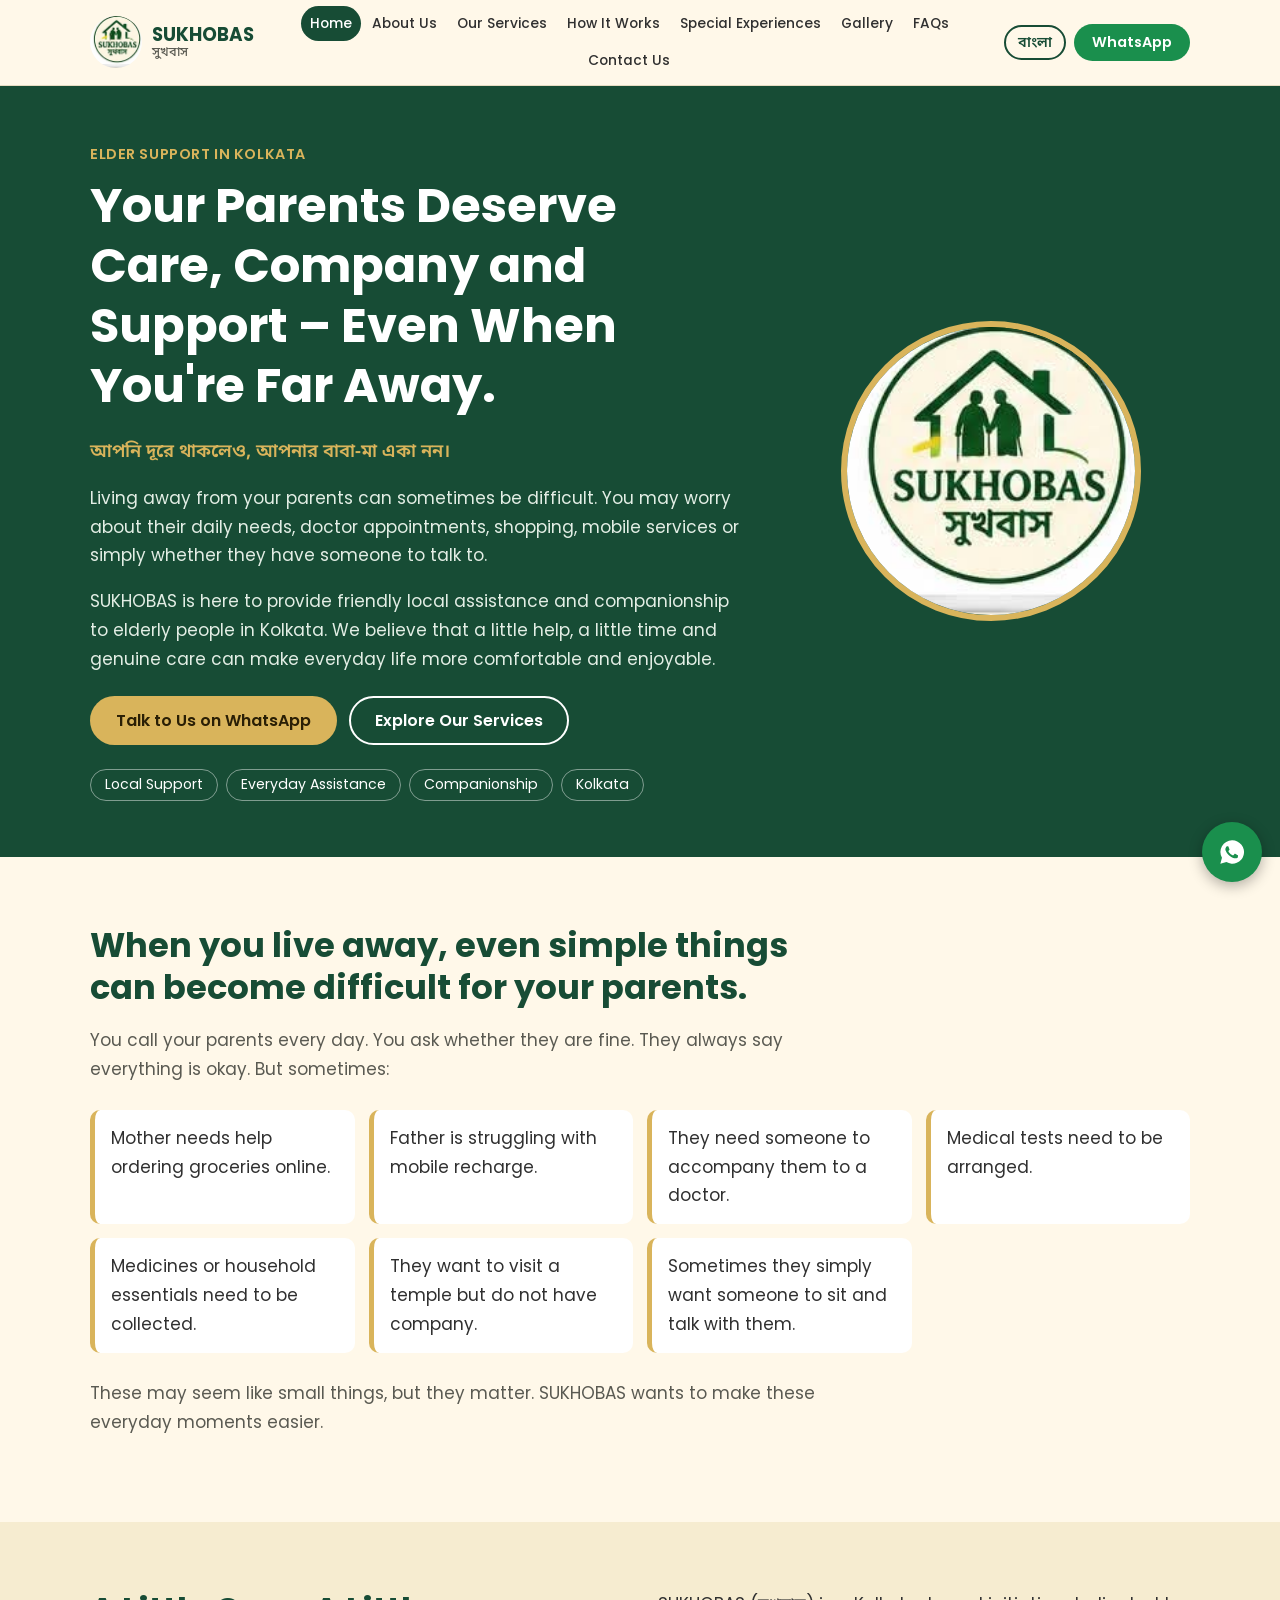
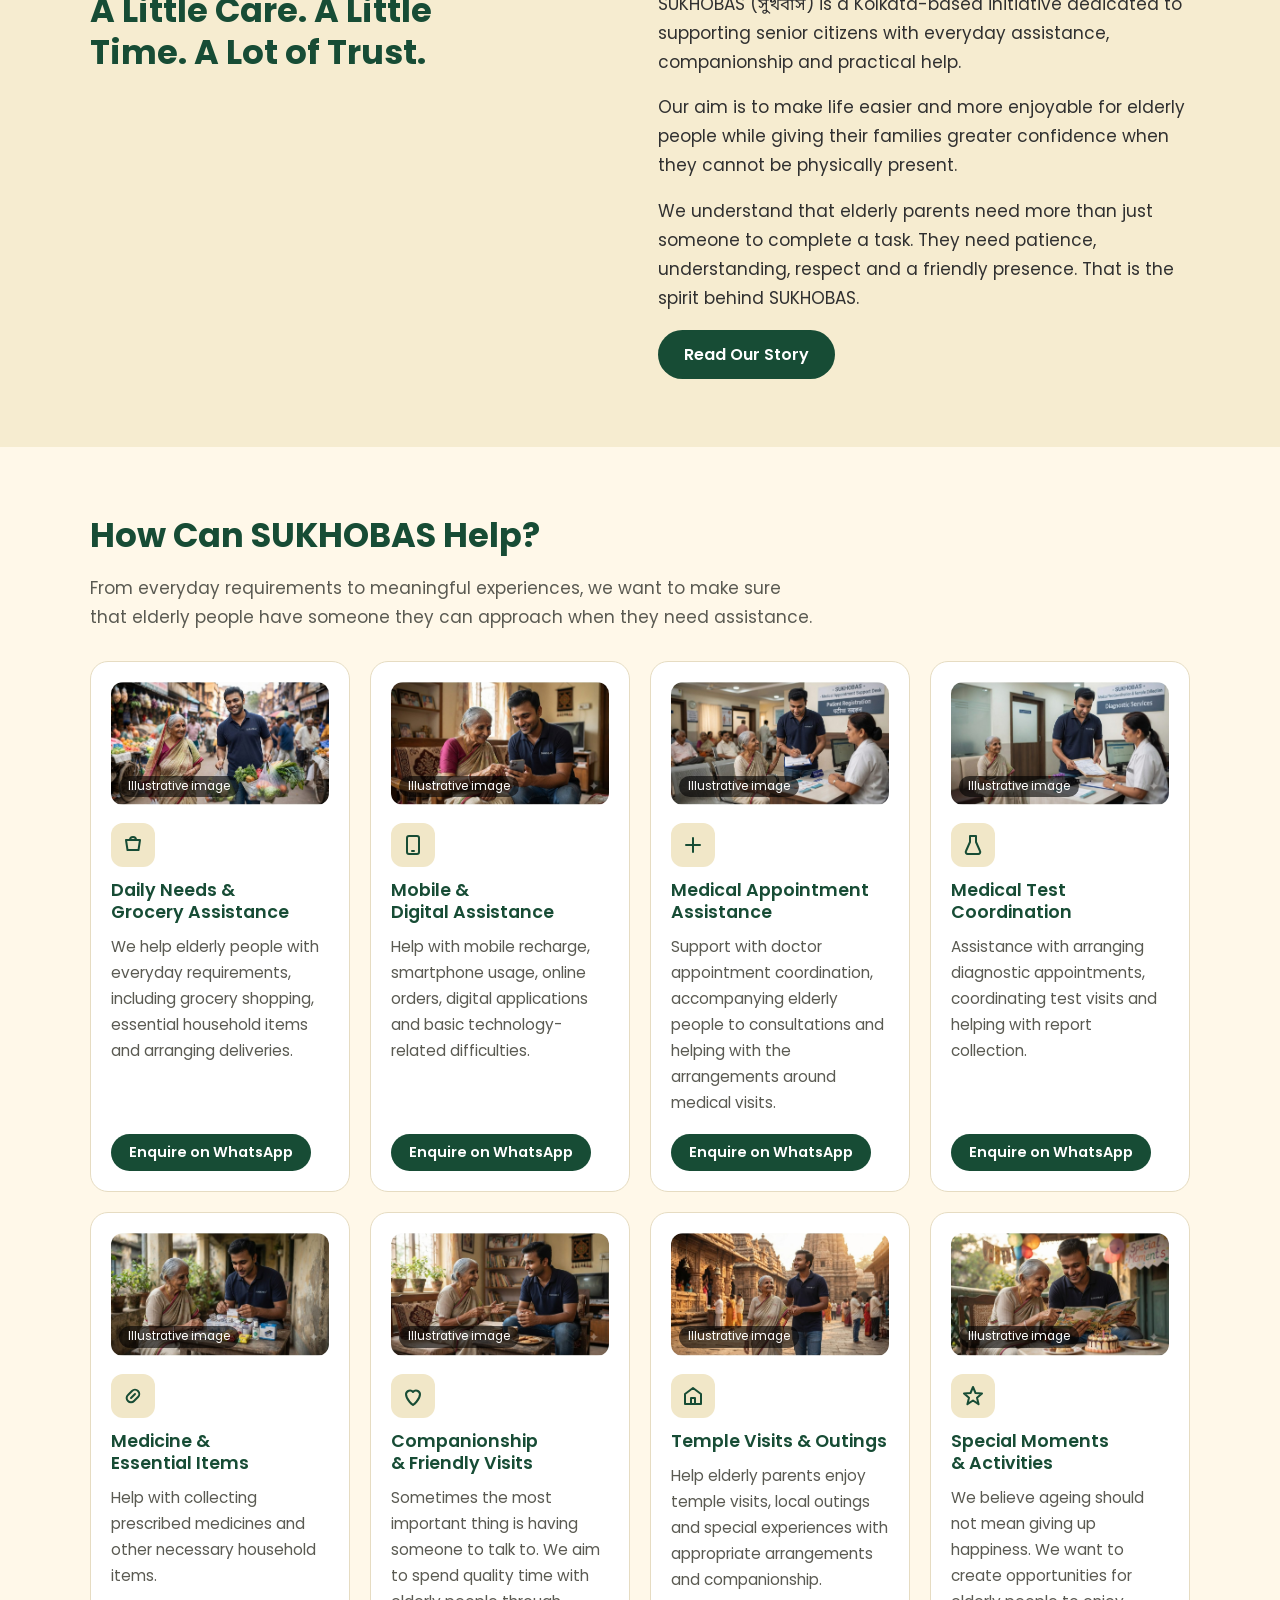
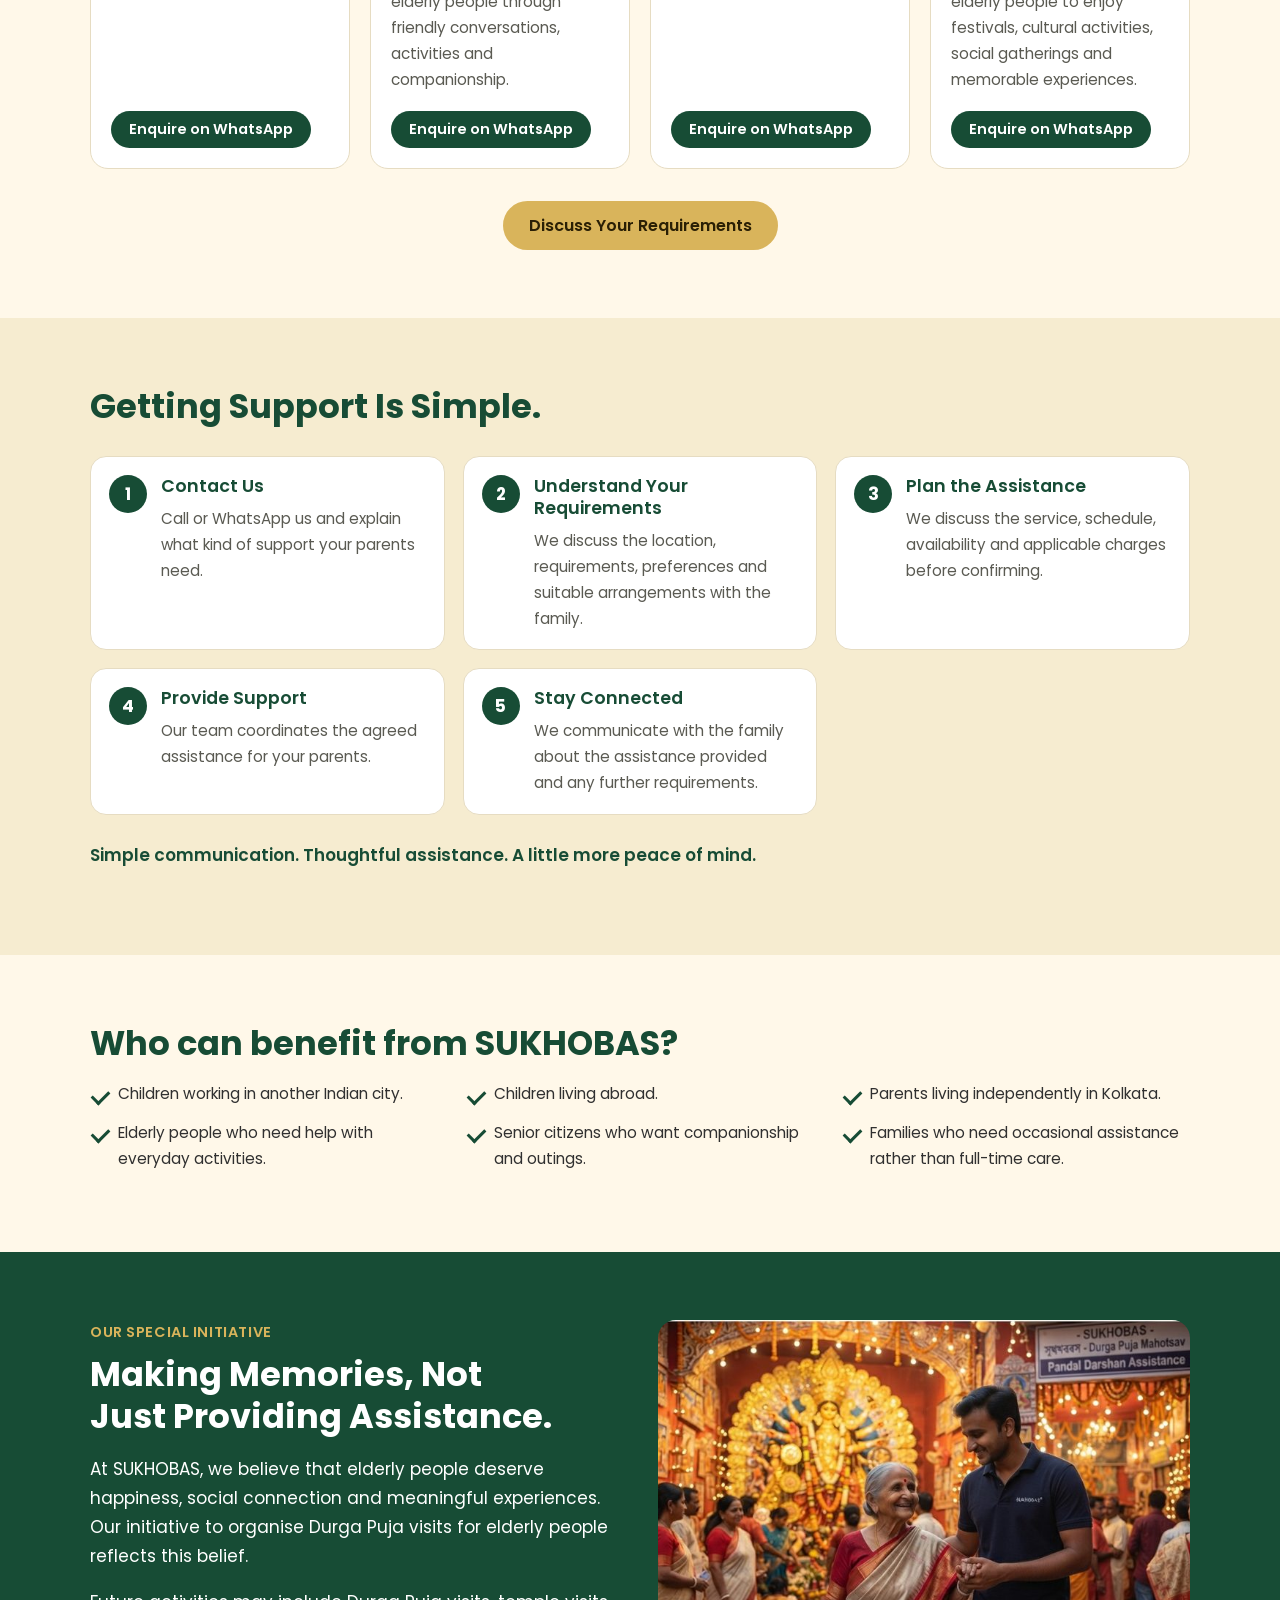
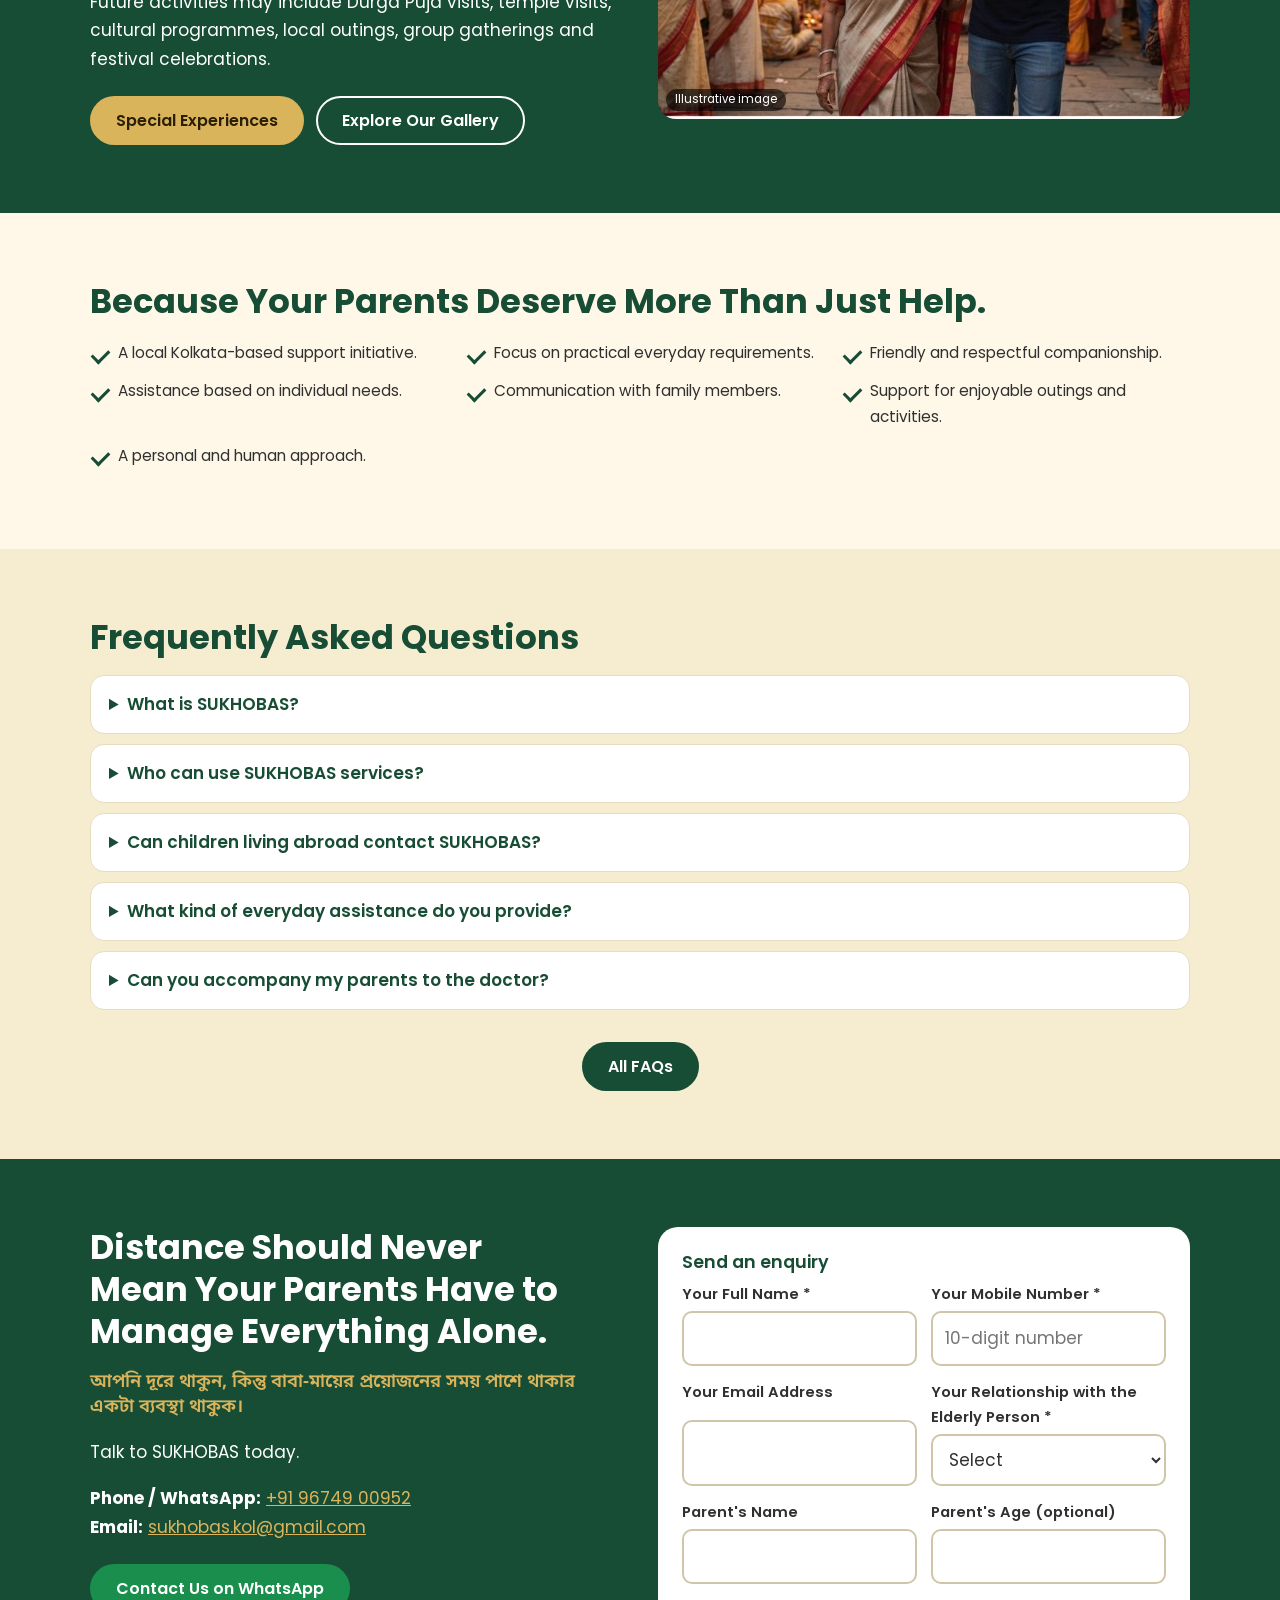
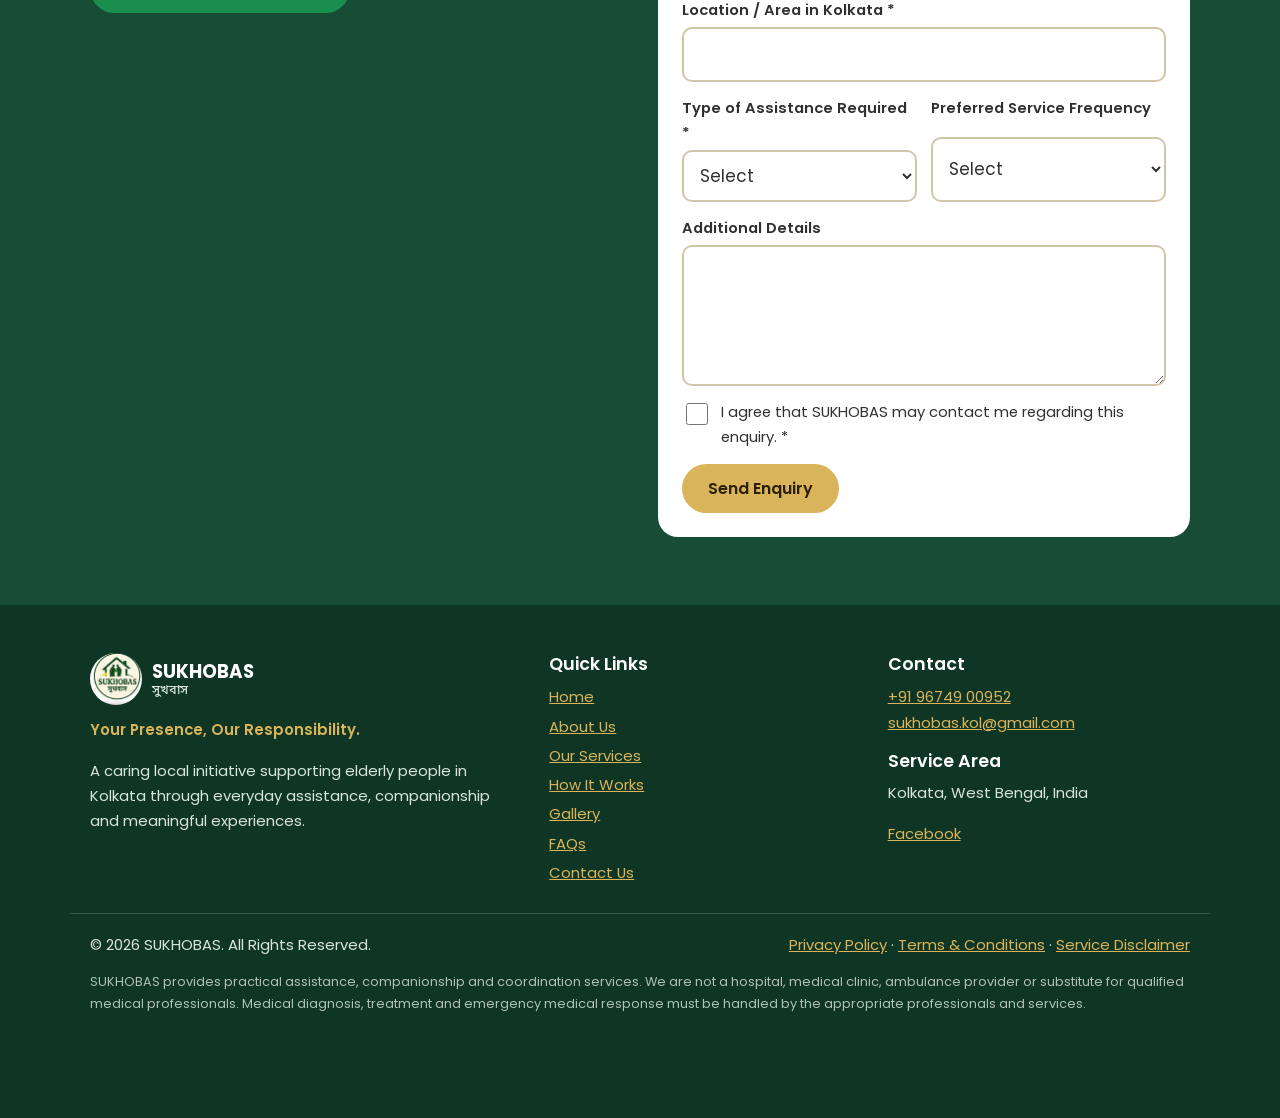
<file: index.html>
<!DOCTYPE html>
<html lang="en" data-lang="en">
<head>
<meta charset="utf-8">
<meta name="viewport" content="width=device-width, initial-scale=1">
<title>SUKHOBAS – Elderly Support, Daily Assistance & Companionship in Kolkata</title>
<meta name="description" content="SUKHOBAS supports elderly parents in Kolkata with daily assistance, grocery help, digital support, medical appointment coordination, companionship, temple visits and outings. Your Presence, Our Responsibility.">
<meta property="og:title" content="SUKHOBAS – Elderly Support, Daily Assistance & Companionship in Kolkata"><meta property="og:description" content="SUKHOBAS supports elderly parents in Kolkata with daily assistance, grocery help, digital support, medical appointment coordination, companionship, temple visits and outings. Your Presence, Our Responsibility."><meta property="og:type" content="website"><meta property="og:image" content="sukhobas-logo.jpg">
<link rel="icon" href="sukhobas-logo.jpg">
<link rel="preconnect" href="https://fonts.googleapis.com"><link rel="preconnect" href="https://fonts.gstatic.com" crossorigin>
<link href="https://fonts.googleapis.com/css2?family=Noto+Sans+Bengali:wght@400;500;600;700&family=Poppins:wght@400;500;600;700&display=swap" rel="stylesheet">
<link rel="stylesheet" href="sukhobas.css">
</head>
<body>
<a class="skip" href="#main">Skip to content</a>
<header class="top"><div class="wrap bar">
<a class="brand" href="index.html"><img src="sukhobas-logo.jpg" alt="SUKHOBAS logo" width="52" height="52"><span>SUKHOBAS<small>সুখবাস</small></span></a>
<button class="menu-btn" id="menuBtn" aria-expanded="false" aria-controls="nav">Menu</button>
<nav id="nav" aria-label="Main"><ul><li><a href="index.html" aria-current="page"><span data-l="en">Home</span><span data-l="bn">হোম</span></a></li><li><a href="about.html"><span data-l="en">About Us</span><span data-l="bn">আমাদের কথা</span></a></li><li><a href="services.html"><span data-l="en">Our Services</span><span data-l="bn">পরিষেবা</span></a></li><li><a href="how-it-works.html"><span data-l="en">How It Works</span><span data-l="bn">কীভাবে কাজ করে</span></a></li><li><a href="special-experiences.html"><span data-l="en">Special Experiences</span><span data-l="bn">বিশেষ অভিজ্ঞতা</span></a></li><li><a href="gallery.html"><span data-l="en">Gallery</span><span data-l="bn">গ্যালারি</span></a></li><li><a href="faq.html"><span data-l="en">FAQs</span><span data-l="bn">প্রশ্নোত্তর</span></a></li><li><a href="contact.html"><span data-l="en">Contact Us</span><span data-l="bn">যোগাযোগ</span></a></li></ul></nav>
<div class="hd-actions"><button class="lang" id="langBtn" type="button" aria-label="Switch language">বাংলা</button><a class="btn btn-wa sm" href="https://wa.me/919674900952?text=Hello%20SUKHOBAS%2C%20I%20would%20like%20to%20enquire%20about%20assistance%20for%20my%20elderly%20parents%20in%20Kolkata.%20Please%20contact%20me.">WhatsApp</a></div>
</div></header>
<main id="main">

<section class="hero"><div class="wrap hgrid"><div>
<p class="eyebrow"><span data-l="en">Elder support in Kolkata</span><span data-l="bn">কলকাতায় প্রবীণদের পাশে</span></p>
<h1><span data-l="en">Your Parents Deserve Care, Company and Support – Even When You're Far Away.</span><span data-l="bn">আপনি দূরে থাকলেও, আপনার বাবা-মা একা নন।</span></h1>
<p class="bn-line">আপনি দূরে থাকলেও, আপনার বাবা-মা একা নন।</p>
<p class="sub">Living away from your parents can sometimes be difficult. You may worry about their daily needs, doctor appointments, shopping, mobile services or simply whether they have someone to talk to.</p>
<p class="sub">SUKHOBAS is here to provide friendly local assistance and companionship to elderly people in Kolkata. We believe that a little help, a little time and genuine care can make everyday life more comfortable and enjoyable.</p>
<div class="actions"><a class="btn btn-gold" href="https://wa.me/919674900952?text=Hello%20SUKHOBAS%2C%20I%20would%20like%20to%20enquire%20about%20assistance%20for%20my%20elderly%20parents%20in%20Kolkata.%20Please%20contact%20me."><span data-l="en">Talk to Us on WhatsApp</span><span data-l="bn">হোয়াটসঅ্যাপে কথা বলুন</span></a><a class="btn btn-line" href="services.html"><span data-l="en">Explore Our Services</span><span data-l="bn">আমাদের পরিষেবা দেখুন</span></a></div>
<ul class="chips"><li>Local Support</li><li>Everyday Assistance</li><li>Companionship</li><li>Kolkata</li></ul>
</div><div class="hlogo"><img src="sukhobas-logo.jpg" alt="SUKHOBAS logo: a house roof over two elderly people" width="300" height="300"></div></div></section>

<section><div class="wrap"><h2><span data-l="en">When you live away, even simple things can become difficult for your parents.</span><span data-l="bn">ছোট ছোট প্রয়োজনগুলোই কখনও কখনও বড় সমস্যা হয়ে দাঁড়ায়।</span></h2>
<p class="lead">You call your parents every day. You ask whether they are fine. They always say everything is okay. But sometimes:</p>
<ul class="concerns"><li>Mother needs help ordering groceries online.</li><li>Father is struggling with mobile recharge.</li><li>They need someone to accompany them to a doctor.</li><li>Medical tests need to be arranged.</li><li>Medicines or household essentials need to be collected.</li><li>They want to visit a temple but do not have company.</li><li>Sometimes they simply want someone to sit and talk with them.</li></ul>
<p class="lead">These may seem like small things, but they matter. SUKHOBAS wants to make these everyday moments easier.</p></div></section>

<section class="tint"><div class="wrap two"><div>
<h2><span data-l="en">A Little Care. A Little Time. A Lot of Trust.</span><span data-l="bn">একটু যত্ন, একটু সময়, অনেকটা ভরসা।</span></h2></div><div>
<p>SUKHOBAS (সুখবাস) is a Kolkata-based initiative dedicated to supporting senior citizens with everyday assistance, companionship and practical help.</p>
<p>Our aim is to make life easier and more enjoyable for elderly people while giving their families greater confidence when they cannot be physically present.</p>
<p>We understand that elderly parents need more than just someone to complete a task. They need patience, understanding, respect and a friendly presence. That is the spirit behind SUKHOBAS.</p>
<a class="btn btn-green" href="about.html"><span data-l="en">Read Our Story</span><span data-l="bn">আমাদের কথা পড়ুন</span></a></div></div></section>

<section><div class="wrap"><h2><span data-l="en">How Can SUKHOBAS Help?</span><span data-l="bn">সুখবাস কীভাবে সাহায্য করতে পারে?</span></h2>
<p class="lead">From everyday requirements to meaningful experiences, we want to make sure that elderly people have someone they can approach when they need assistance.</p>
<div class="cards"><article class="card"><div class="ph" data-slot="grocery" data-alt="Daily Needs & Grocery Assistance" role="img" aria-label="Photo placeholder for Daily Needs & Grocery Assistance">Photo: Daily Needs & Grocery Assistance</div><div class="ico" aria-hidden="true"><svg width="24" height="24" viewBox="0 0 24 24" fill="none" stroke="currentColor" stroke-width="2" stroke-linecap="round" stroke-linejoin="round"><path d="M5 7h14l-1.5 10h-11zM9 7a3 3 0 0 1 6 0"/></svg></div><h3><span data-l="en">Daily Needs & Grocery Assistance</span><span data-l="bn">দৈনন্দিন প্রয়োজন ও বাজার সহায়তা</span></h3><p>We help elderly people with everyday requirements, including grocery shopping, essential household items and arranging deliveries.</p><a class="btn btn-green sm" href="https://wa.me/919674900952?text=Hello%20SUKHOBAS%2C%20I%20would%20like%20to%20enquire%20about%3A%20Daily%20Needs%20%26%20Grocery%20Assistance.%20Please%20contact%20me.">Enquire on WhatsApp</a></article><article class="card"><div class="ph" data-slot="mobile" data-alt="Mobile & Digital Assistance" role="img" aria-label="Photo placeholder for Mobile & Digital Assistance">Photo: Mobile & Digital Assistance</div><div class="ico" aria-hidden="true"><svg width="24" height="24" viewBox="0 0 24 24" fill="none" stroke="currentColor" stroke-width="2" stroke-linecap="round" stroke-linejoin="round"><path d="M8 3h8a2 2 0 0 1 2 2v14a2 2 0 0 1-2 2H8a2 2 0 0 1-2-2V5a2 2 0 0 1 2-2zM11 18h2"/></svg></div><h3><span data-l="en">Mobile & Digital Assistance</span><span data-l="bn">মোবাইল ও ডিজিটাল সহায়তা</span></h3><p>Help with mobile recharge, smartphone usage, online orders, digital applications and basic technology-related difficulties.</p><a class="btn btn-green sm" href="https://wa.me/919674900952?text=Hello%20SUKHOBAS%2C%20I%20would%20like%20to%20enquire%20about%3A%20Mobile%20%26%20Digital%20Assistance.%20Please%20contact%20me.">Enquire on WhatsApp</a></article><article class="card"><div class="ph" data-slot="appointment" data-alt="Medical Appointment Assistance" role="img" aria-label="Photo placeholder for Medical Appointment Assistance">Photo: Medical Appointment Assistance</div><div class="ico" aria-hidden="true"><svg width="24" height="24" viewBox="0 0 24 24" fill="none" stroke="currentColor" stroke-width="2" stroke-linecap="round" stroke-linejoin="round"><path d="M12 5v14M5 12h14"/></svg></div><h3><span data-l="en">Medical Appointment Assistance</span><span data-l="bn">ডাক্তারের অ্যাপয়েন্টমেন্ট সহায়তা</span></h3><p>Support with doctor appointment coordination, accompanying elderly people to consultations and helping with the arrangements around medical visits.</p><a class="btn btn-green sm" href="https://wa.me/919674900952?text=Hello%20SUKHOBAS%2C%20I%20would%20like%20to%20enquire%20about%3A%20Medical%20Appointment%20Assistance.%20Please%20contact%20me.">Enquire on WhatsApp</a></article><article class="card"><div class="ph" data-slot="test" data-alt="Medical Test Coordination" role="img" aria-label="Photo placeholder for Medical Test Coordination">Photo: Medical Test Coordination</div><div class="ico" aria-hidden="true"><svg width="24" height="24" viewBox="0 0 24 24" fill="none" stroke="currentColor" stroke-width="2" stroke-linecap="round" stroke-linejoin="round"><path d="M9 3h6v6l4 9a2 2 0 0 1-2 3H7a2 2 0 0 1-2-3l4-9zM9 3h6"/></svg></div><h3><span data-l="en">Medical Test Coordination</span><span data-l="bn">মেডিক্যাল টেস্ট সমন্বয়</span></h3><p>Assistance with arranging diagnostic appointments, coordinating test visits and helping with report collection.</p><a class="btn btn-green sm" href="https://wa.me/919674900952?text=Hello%20SUKHOBAS%2C%20I%20would%20like%20to%20enquire%20about%3A%20Medical%20Test%20Coordination.%20Please%20contact%20me.">Enquire on WhatsApp</a></article><article class="card"><div class="ph" data-slot="medicine" data-alt="Medicine & Essential Items" role="img" aria-label="Photo placeholder for Medicine & Essential Items">Photo: Medicine & Essential Items</div><div class="ico" aria-hidden="true"><svg width="24" height="24" viewBox="0 0 24 24" fill="none" stroke="currentColor" stroke-width="2" stroke-linecap="round" stroke-linejoin="round"><path d="M10 14l4-4M7 17a4 4 0 0 1 0-6l4-4a4 4 0 0 1 6 6l-4 4a4 4 0 0 1-6 0"/></svg></div><h3><span data-l="en">Medicine & Essential Items</span><span data-l="bn">ওষুধ ও প্রয়োজনীয় জিনিস</span></h3><p>Help with collecting prescribed medicines and other necessary household items.</p><a class="btn btn-green sm" href="https://wa.me/919674900952?text=Hello%20SUKHOBAS%2C%20I%20would%20like%20to%20enquire%20about%3A%20Medicine%20%26%20Essential%20Items.%20Please%20contact%20me.">Enquire on WhatsApp</a></article><article class="card"><div class="ph" data-slot="companionship" data-alt="Companionship & Friendly Visits" role="img" aria-label="Photo placeholder for Companionship & Friendly Visits">Photo: Companionship & Friendly Visits</div><div class="ico" aria-hidden="true"><svg width="24" height="24" viewBox="0 0 24 24" fill="none" stroke="currentColor" stroke-width="2" stroke-linecap="round" stroke-linejoin="round"><path d="M12 21s-7-5-7-11a4 4 0 0 1 7-2 4 4 0 0 1 7 2c0 6-7 11-7 11z"/></svg></div><h3><span data-l="en">Companionship & Friendly Visits</span><span data-l="bn">সঙ্গ ও আন্তরিক সাক্ষাৎ</span></h3><p>Sometimes the most important thing is having someone to talk to. We aim to spend quality time with elderly people through friendly conversations, activities and companionship.</p><a class="btn btn-green sm" href="https://wa.me/919674900952?text=Hello%20SUKHOBAS%2C%20I%20would%20like%20to%20enquire%20about%3A%20Companionship%20%26%20Friendly%20Visits.%20Please%20contact%20me.">Enquire on WhatsApp</a></article><article class="card"><div class="ph" data-slot="temple" data-alt="Temple Visits & Outings" role="img" aria-label="Photo placeholder for Temple Visits & Outings">Photo: Temple Visits & Outings</div><div class="ico" aria-hidden="true"><svg width="24" height="24" viewBox="0 0 24 24" fill="none" stroke="currentColor" stroke-width="2" stroke-linecap="round" stroke-linejoin="round"><path d="M4 20V10l8-6 8 6v10zM10 20v-6h4v6"/></svg></div><h3><span data-l="en">Temple Visits & Outings</span><span data-l="bn">মন্দির দর্শন ও ঘোরাঘুরি</span></h3><p>Help elderly parents enjoy temple visits, local outings and special experiences with appropriate arrangements and companionship.</p><a class="btn btn-green sm" href="https://wa.me/919674900952?text=Hello%20SUKHOBAS%2C%20I%20would%20like%20to%20enquire%20about%3A%20Temple%20Visits%20%26%20Outings.%20Please%20contact%20me.">Enquire on WhatsApp</a></article><article class="card"><div class="ph" data-slot="special" data-alt="Special Moments & Activities" role="img" aria-label="Photo placeholder for Special Moments & Activities">Photo: Special Moments & Activities</div><div class="ico" aria-hidden="true"><svg width="24" height="24" viewBox="0 0 24 24" fill="none" stroke="currentColor" stroke-width="2" stroke-linecap="round" stroke-linejoin="round"><path d="M12 3l2.5 6 6.5.5-5 4.3 1.6 6.4L12 16.5 6.4 20.2 8 13.8 3 9.5 9.5 9z"/></svg></div><h3><span data-l="en">Special Moments & Activities</span><span data-l="bn">বিশেষ মুহূর্ত ও অনুষ্ঠান</span></h3><p>We believe ageing should not mean giving up happiness. We want to create opportunities for elderly people to enjoy festivals, cultural activities, social gatherings and memorable experiences.</p><a class="btn btn-green sm" href="https://wa.me/919674900952?text=Hello%20SUKHOBAS%2C%20I%20would%20like%20to%20enquire%20about%3A%20Special%20Moments%20%26%20Activities.%20Please%20contact%20me.">Enquire on WhatsApp</a></article></div>
<div class="center"><a class="btn btn-gold" href="contact.html"><span data-l="en">Discuss Your Requirements</span><span data-l="bn">আপনার প্রয়োজন জানান</span></a></div></div></section>

<section class="tint"><div class="wrap"><h2><span data-l="en">Getting Support Is Simple.</span><span data-l="bn">সাহায্য পাওয়া সহজ।</span></h2><ol class="steps"><li><h3>Contact Us</h3><p>Call or WhatsApp us and explain what kind of support your parents need.</p></li><li><h3>Understand Your Requirements</h3><p>We discuss the location, requirements, preferences and suitable arrangements with the family.</p></li><li><h3>Plan the Assistance</h3><p>We discuss the service, schedule, availability and applicable charges before confirming.</p></li><li><h3>Provide Support</h3><p>Our team coordinates the agreed assistance for your parents.</p></li><li><h3>Stay Connected</h3><p>We communicate with the family about the assistance provided and any further requirements.</p></li></ol>
<p class="closing">Simple communication. Thoughtful assistance. A little more peace of mind.</p></div></section>

<section><div class="wrap"><h2><span data-l="en">Who can benefit from SUKHOBAS?</span><span data-l="bn">কারা সুখবাসের সহায়তা পেতে পারেন?</span></h2>
<ul class="ticks cols"><li>Children working in another Indian city.</li><li>Children living abroad.</li><li>Parents living independently in Kolkata.</li><li>Elderly people who need help with everyday activities.</li><li>Senior citizens who want companionship and outings.</li><li>Families who need occasional assistance rather than full-time care.</li></ul></div></section>

<section class="dark"><div class="wrap two"><div><p class="eyebrow">Our special initiative</p><h2>Making Memories, Not Just Providing Assistance.</h2>
<p>At SUKHOBAS, we believe that elderly people deserve happiness, social connection and meaningful experiences. Our initiative to organise Durga Puja visits for elderly people reflects this belief.</p>
<p>Future activities may include Durga Puja visits, temple visits, cultural programmes, local outings, group gatherings and festival celebrations.</p>
<div class="actions"><a class="btn btn-gold" href="special-experiences.html"><span data-l="en">Special Experiences</span><span data-l="bn">বিশেষ অভিজ্ঞতা</span></a><a class="btn btn-line" href="gallery.html">Explore Our Gallery</a></div></div>
<div class="ph big" data-slot="durga" data-alt="Durga Puja visit with an elder" role="img" aria-label="Photo placeholder for Durga Puja visit">Add a Durga Puja visit photo</div></div></section>

<section><div class="wrap"><h2>Because Your Parents Deserve More Than Just Help.</h2>
<ul class="ticks cols"><li>A local Kolkata-based support initiative.</li><li>Focus on practical everyday requirements.</li><li>Friendly and respectful companionship.</li><li>Assistance based on individual needs.</li><li>Communication with family members.</li><li>Support for enjoyable outings and activities.</li><li>A personal and human approach.</li></ul></div></section>

<section class="tint"><div class="wrap"><h2><span data-l="en">Frequently Asked Questions</span><span data-l="bn">সাধারণ প্রশ্নোত্তর</span></h2><div class="faq"><details><summary>What is SUKHOBAS?</summary><p>SUKHOBAS is a Kolkata-based initiative that supports elderly people through everyday assistance, companionship and practical coordination.</p></details><details><summary>Who can use SUKHOBAS services?</summary><p>Senior citizens living in Kolkata and families who need local assistance for their elderly parents can contact us.</p></details><details><summary>Can children living abroad contact SUKHOBAS?</summary><p>Yes. Family members living in other cities or countries can contact us by phone, WhatsApp or email.</p></details><details><summary>What kind of everyday assistance do you provide?</summary><p>We help with grocery requirements, essential items, mobile recharge, smartphone assistance, online orders and other agreed everyday needs.</p></details><details><summary>Can you accompany my parents to the doctor?</summary><p>We can discuss and coordinate doctor appointment assistance and accompaniment based on the location, availability and agreed arrangements.</p></details></div><div class="center"><a class="btn btn-green" href="faq.html">All FAQs</a></div></div></section>

<section class="dark"><div class="wrap two"><div><h2>Distance Should Never Mean Your Parents Have to Manage Everything Alone.</h2>
<p class="bn-line">আপনি দূরে থাকুন, কিন্তু বাবা-মায়ের প্রয়োজনের সময় পাশে থাকার একটা ব্যবস্থা থাকুক।</p>
<p>Talk to SUKHOBAS today.</p><p><strong>Phone / WhatsApp:</strong> <a href="tel:+919674900952">+91 96749 00952</a><br><strong>Email:</strong> <a href="mailto:sukhobas.kol@gmail.com">sukhobas.kol@gmail.com</a></p>
<div class="actions"><a class="btn btn-wa" href="https://wa.me/919674900952?text=Hello%20SUKHOBAS%2C%20I%20would%20like%20to%20enquire%20about%20assistance%20for%20my%20elderly%20parents%20in%20Kolkata.%20Please%20contact%20me.">Contact Us on WhatsApp</a></div></div>
<div class="formbox"><h3>Send an enquiry</h3><form class="form" id="enquiryForm" novalidate>
<div class="frow"><div class="field"><label for="f_name">Your Full Name *</label><input id="f_name" name="name" autocomplete="name" required></div>
<div class="field"><label for="f_mobile">Your Mobile Number *</label><input id="f_mobile" name="mobile" type="tel" inputmode="tel" autocomplete="tel" placeholder="10-digit number" required></div></div>
<div class="frow"><div class="field"><label for="f_email">Your Email Address</label><input id="f_email" name="email" type="email" autocomplete="email"></div>
<div class="field"><label for="f_rel">Your Relationship with the Elderly Person *</label><select id="f_rel" name="relationship" required><option value="">Select</option><option>Son</option><option>Daughter</option><option>Relative</option><option>Friend</option><option>Self</option><option>Other</option></select></div></div>
<div class="frow"><div class="field"><label for="f_pname">Parent's Name</label><input id="f_pname" name="parent"></div>
<div class="field"><label for="f_age">Parent's Age (optional)</label><input id="f_age" name="age" type="number" min="40" max="120" inputmode="numeric"></div></div>
<div class="field"><label for="f_loc">Location / Area in Kolkata *</label><input id="f_loc" name="location" required></div>
<div class="frow"><div class="field"><label for="f_type">Type of Assistance Required *</label><select id="f_type" name="assistance" required><option value="">Select</option><option>Daily Needs</option><option>Grocery Assistance</option><option>Mobile &amp; Digital Help</option><option>Doctor Appointment</option><option>Medical Test Assistance</option><option>Medicine Collection</option><option>Companionship</option><option>Temple Visit / Outing</option><option>Special Activities</option><option>Other</option></select></div>
<div class="field"><label for="f_freq">Preferred Service Frequency</label><select id="f_freq" name="frequency"><option value="">Select</option><option>One-time</option><option>Occasionally</option><option>Weekly</option><option>Monthly</option><option>Need to Discuss</option></select></div></div>
<div class="field"><label for="f_more">Additional Details</label><textarea id="f_more" name="details" rows="4"></textarea></div>
<div class="field check"><input id="f_consent" name="consent" type="checkbox" required><label for="f_consent">I agree that SUKHOBAS may contact me regarding this enquiry. *</label></div>
<p class="err" id="formErr" role="alert" hidden></p>
<button class="btn btn-gold" type="submit">Send Enquiry</button>
<div class="result" id="formResult" hidden tabindex="-1"></div>
</form></div></div></section>

</main>
<footer><div class="wrap fgrid">
<div><div class="brand light"><img src="sukhobas-logo.jpg" alt="" width="52" height="52"><span>SUKHOBAS<small>সুখবাস</small></span></div>
<p class="ftag"><span data-l="en">Your Presence, Our Responsibility.</span><span data-l="bn">আপনার অনুপস্থিতিতে, আপনার বাবা-মায়ের পাশে।</span></p>
<p>A caring local initiative supporting elderly people in Kolkata through everyday assistance, companionship and meaningful experiences.</p></div>
<div><h3>Quick Links</h3><ul><li><a href="index.html"><span data-l="en">Home</span><span data-l="bn">হোম</span></a></li><li><a href="about.html"><span data-l="en">About Us</span><span data-l="bn">আমাদের কথা</span></a></li><li><a href="services.html"><span data-l="en">Our Services</span><span data-l="bn">পরিষেবা</span></a></li><li><a href="how-it-works.html"><span data-l="en">How It Works</span><span data-l="bn">কীভাবে কাজ করে</span></a></li><li><a href="gallery.html"><span data-l="en">Gallery</span><span data-l="bn">গ্যালারি</span></a></li><li><a href="faq.html"><span data-l="en">FAQs</span><span data-l="bn">প্রশ্নোত্তর</span></a></li><li><a href="contact.html"><span data-l="en">Contact Us</span><span data-l="bn">যোগাযোগ</span></a></li></ul></div>
<div><h3>Contact</h3><p><a href="tel:+919674900952">+91 96749 00952</a><br><a href="mailto:sukhobas.kol@gmail.com">sukhobas.kol@gmail.com</a></p><h3>Service Area</h3><p>Kolkata, West Bengal, India</p><p><a href="https://www.facebook.com/share/1KeXty8ptK/">Facebook</a></p></div>
</div>
<div class="wrap fbottom"><span>© 2026 SUKHOBAS. All Rights Reserved.</span><span><a href="privacy.html">Privacy Policy</a> · <a href="terms.html">Terms &amp; Conditions</a> · <a href="disclaimer.html">Service Disclaimer</a></span></div>
<div class="wrap"><p class="fine">SUKHOBAS provides practical assistance, companionship and coordination services. We are not a hospital, medical clinic, ambulance provider or substitute for qualified medical professionals. Medical diagnosis, treatment and emergency medical response must be handled by the appropriate professionals and services.</p></div>
</footer>
<a class="fab" href="https://wa.me/919674900952?text=Hello%20SUKHOBAS%2C%20I%20would%20like%20to%20enquire%20about%20assistance%20for%20my%20elderly%20parents%20in%20Kolkata.%20Please%20contact%20me." aria-label="Chat with SUKHOBAS on WhatsApp"><svg width="28" height="28" viewBox="0 0 24 24" fill="currentColor"><path d="M12 2a10 10 0 0 0-8.6 15L2 22l5.2-1.4A10 10 0 1 0 12 2zm5.2 14.2c-.2.6-1.3 1.2-1.8 1.2-.5.1-1 .2-3.3-.7-2.8-1.2-4.6-4-4.7-4.2-.1-.2-1.1-1.5-1.1-2.8s.7-2 .9-2.3c.2-.2.5-.3.7-.3h.5c.2 0 .4 0 .6.5l.8 2c.1.2.1.3 0 .5l-.3.5-.4.4c-.1.2-.3.3-.1.6.2.3.7 1.2 1.5 1.9 1 .9 1.900 1.200 2.200 1.300.3.1.4.1.6-.1l.8-1c.2-.2.3-.2.6-.1l1.900.9c.3.1.5.2.5.3.1.2.1.8-.1 1.400z"/></svg></a>
<script src="sukhobas-photos.js"></script><script src="sukhobas.js"></script>
</body>
</html>
</file>
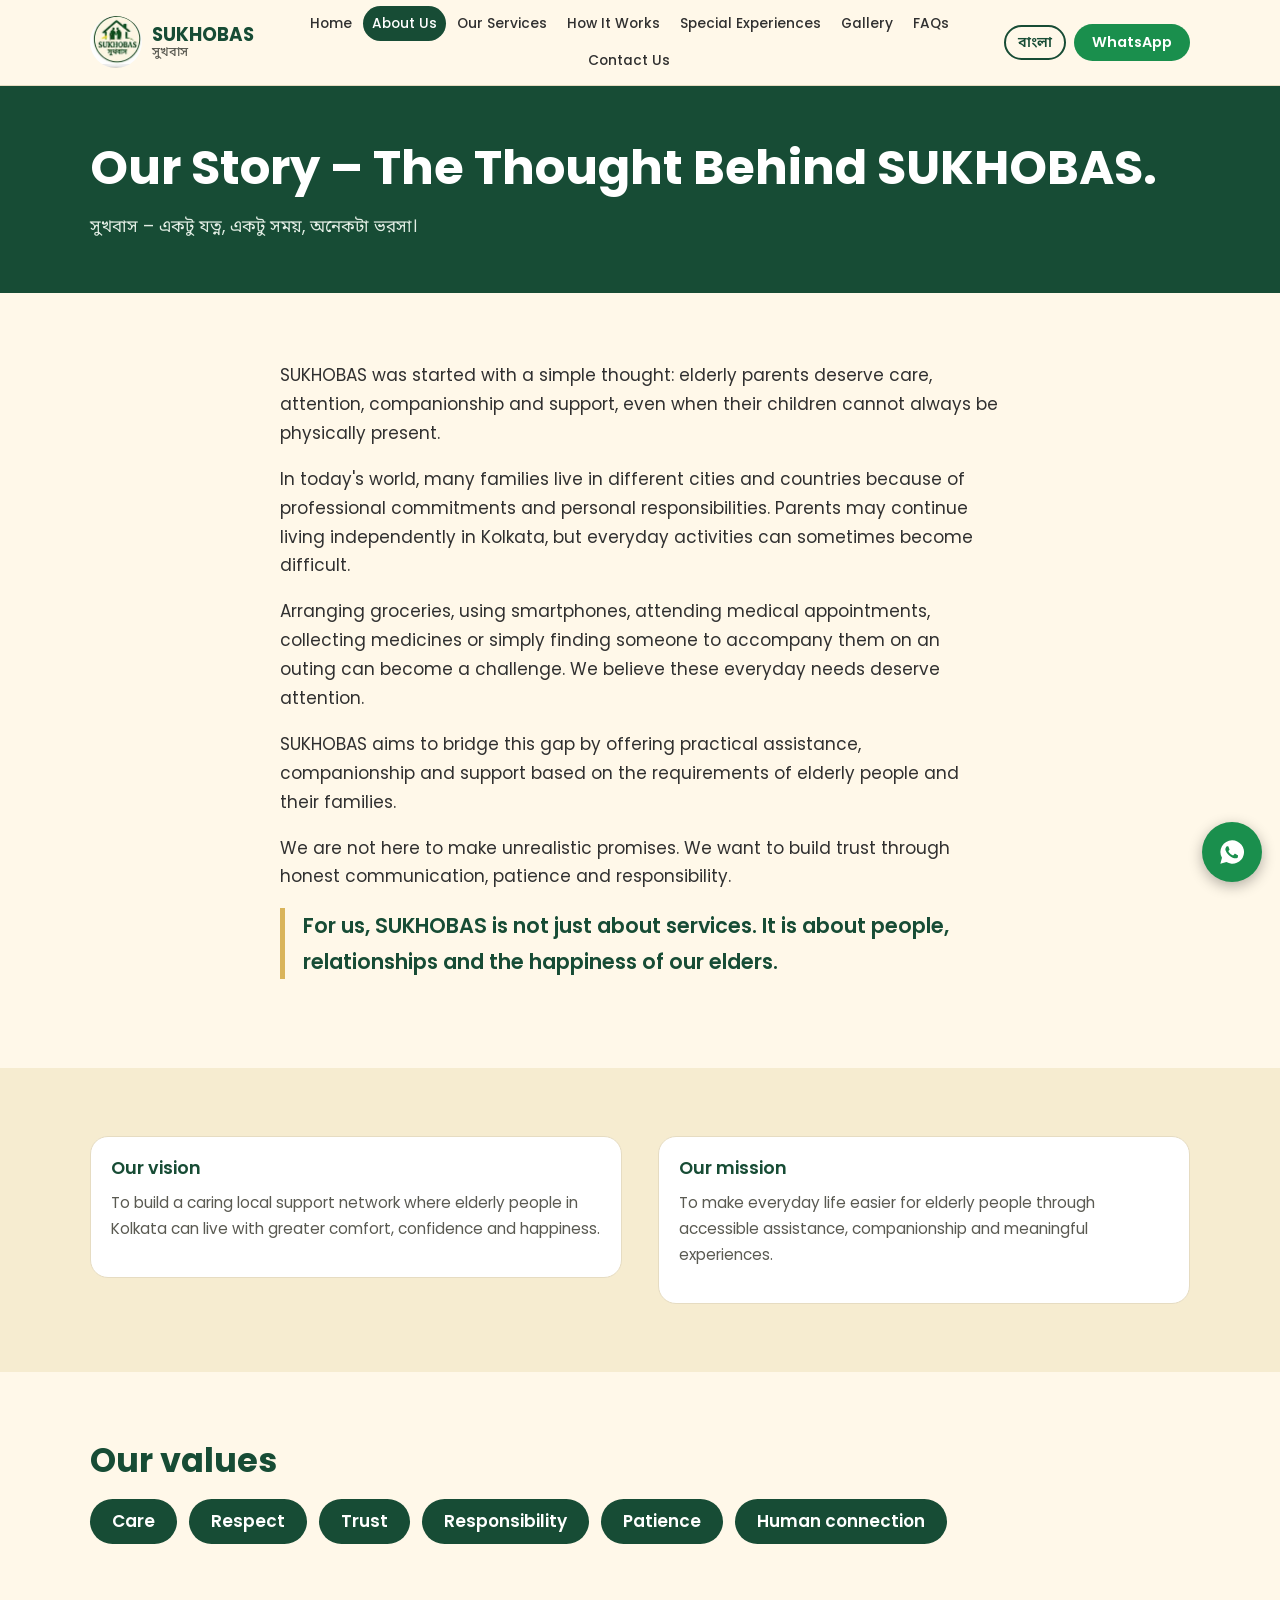
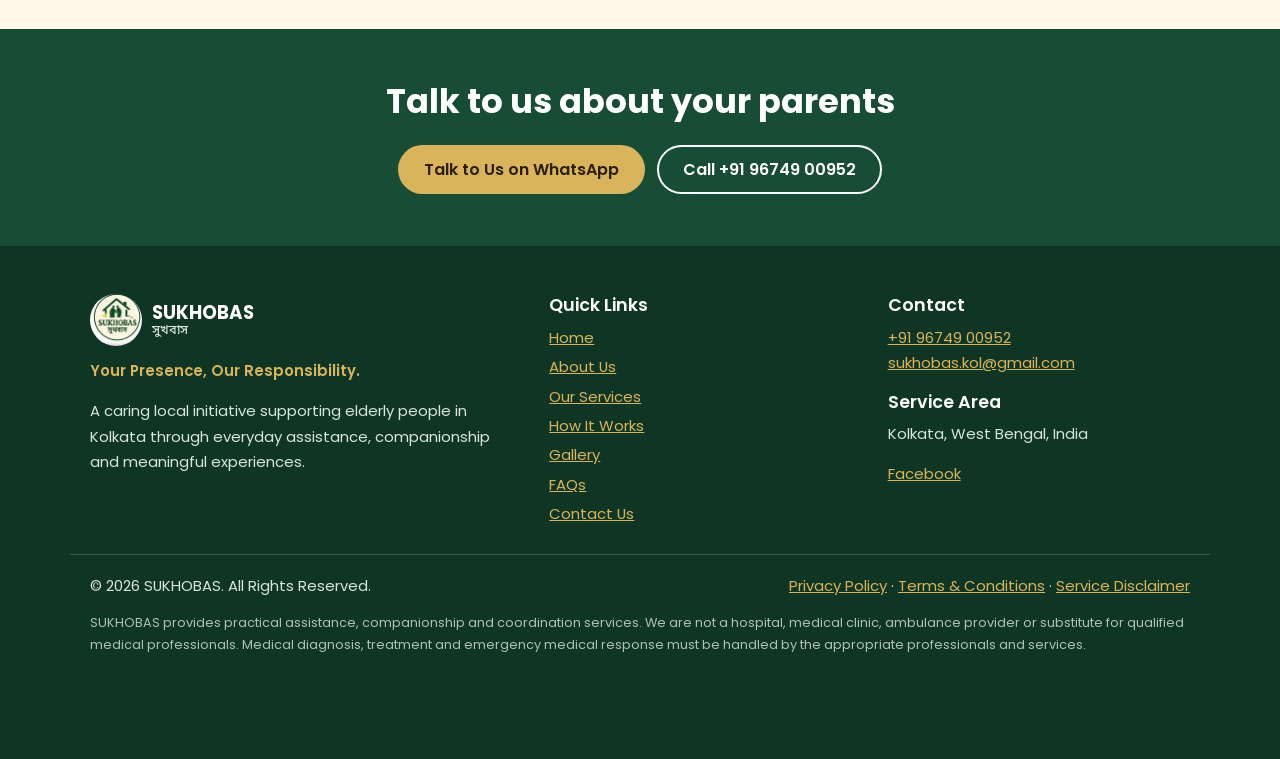
<file: about.html>
<!DOCTYPE html>
<html lang="en" data-lang="en">
<head>
<meta charset="utf-8">
<meta name="viewport" content="width=device-width, initial-scale=1">
<title>About SUKHOBAS – Our Story</title>
<meta name="description" content="The story, vision, mission and values behind SUKHOBAS, a Kolkata initiative supporting elderly people with everyday assistance and companionship.">
<meta property="og:title" content="About SUKHOBAS – Our Story"><meta property="og:description" content="The story, vision, mission and values behind SUKHOBAS, a Kolkata initiative supporting elderly people with everyday assistance and companionship."><meta property="og:type" content="website"><meta property="og:image" content="sukhobas-logo.jpg">
<link rel="icon" href="sukhobas-logo.jpg">
<link rel="preconnect" href="https://fonts.googleapis.com"><link rel="preconnect" href="https://fonts.gstatic.com" crossorigin>
<link href="https://fonts.googleapis.com/css2?family=Noto+Sans+Bengali:wght@400;500;600;700&family=Poppins:wght@400;500;600;700&display=swap" rel="stylesheet">
<link rel="stylesheet" href="sukhobas.css">
</head>
<body>
<a class="skip" href="#main">Skip to content</a>
<header class="top"><div class="wrap bar">
<a class="brand" href="index.html"><img src="sukhobas-logo.jpg" alt="SUKHOBAS logo" width="52" height="52"><span>SUKHOBAS<small>সুখবাস</small></span></a>
<button class="menu-btn" id="menuBtn" aria-expanded="false" aria-controls="nav">Menu</button>
<nav id="nav" aria-label="Main"><ul><li><a href="index.html"><span data-l="en">Home</span><span data-l="bn">হোম</span></a></li><li><a href="about.html" aria-current="page"><span data-l="en">About Us</span><span data-l="bn">আমাদের কথা</span></a></li><li><a href="services.html"><span data-l="en">Our Services</span><span data-l="bn">পরিষেবা</span></a></li><li><a href="how-it-works.html"><span data-l="en">How It Works</span><span data-l="bn">কীভাবে কাজ করে</span></a></li><li><a href="special-experiences.html"><span data-l="en">Special Experiences</span><span data-l="bn">বিশেষ অভিজ্ঞতা</span></a></li><li><a href="gallery.html"><span data-l="en">Gallery</span><span data-l="bn">গ্যালারি</span></a></li><li><a href="faq.html"><span data-l="en">FAQs</span><span data-l="bn">প্রশ্নোত্তর</span></a></li><li><a href="contact.html"><span data-l="en">Contact Us</span><span data-l="bn">যোগাযোগ</span></a></li></ul></nav>
<div class="hd-actions"><button class="lang" id="langBtn" type="button" aria-label="Switch language">বাংলা</button><a class="btn btn-wa sm" href="https://wa.me/919674900952?text=Hello%20SUKHOBAS%2C%20I%20would%20like%20to%20enquire%20about%20assistance%20for%20my%20elderly%20parents%20in%20Kolkata.%20Please%20contact%20me.">WhatsApp</a></div>
</div></header>
<main id="main">
<section class="phead"><div class="wrap"><h1><span data-l="en">Our Story – The Thought Behind SUKHOBAS.</span><span data-l="bn">আমাদের কথা – সুখবাসের ভাবনা</span></h1><p>সুখবাস – একটু যত্ন, একটু সময়, অনেকটা ভরসা।</p></div></section>
<section><div class="wrap prose">
<p>SUKHOBAS was started with a simple thought: elderly parents deserve care, attention, companionship and support, even when their children cannot always be physically present.</p>
<p>In today's world, many families live in different cities and countries because of professional commitments and personal responsibilities. Parents may continue living independently in Kolkata, but everyday activities can sometimes become difficult.</p>
<p>Arranging groceries, using smartphones, attending medical appointments, collecting medicines or simply finding someone to accompany them on an outing can become a challenge. We believe these everyday needs deserve attention.</p>
<p>SUKHOBAS aims to bridge this gap by offering practical assistance, companionship and support based on the requirements of elderly people and their families.</p>
<p>We are not here to make unrealistic promises. We want to build trust through honest communication, patience and responsibility.</p>
<p class="pull">For us, SUKHOBAS is not just about services. It is about people, relationships and the happiness of our elders.</p></div></section>
<section class="tint"><div class="wrap two"><div class="card"><h3>Our vision</h3><p>To build a caring local support network where elderly people in Kolkata can live with greater comfort, confidence and happiness.</p></div>
<div class="card"><h3>Our mission</h3><p>To make everyday life easier for elderly people through accessible assistance, companionship and meaningful experiences.</p></div></div></section>
<section><div class="wrap"><h2>Our values</h2><ul class="vals"><li>Care</li><li>Respect</li><li>Trust</li><li>Responsibility</li><li>Patience</li><li>Human connection</li></ul></div></section>
<section class="cta-band"><div class="wrap"><h2><span data-l="en">Talk to us about your parents</span><span data-l="bn">আপনার বাবা-মায়ের কথা আমাদের বলুন</span></h2><div class="actions"><a class="btn btn-gold" href="https://wa.me/919674900952?text=Hello%20SUKHOBAS%2C%20I%20would%20like%20to%20enquire%20about%20assistance%20for%20my%20elderly%20parents%20in%20Kolkata.%20Please%20contact%20me."><span data-l="en">Talk to Us on WhatsApp</span><span data-l="bn">হোয়াটসঅ্যাপে কথা বলুন</span></a><a class="btn btn-line" href="tel:+919674900952">Call +91 96749 00952</a></div></div></section>
</main>
<footer><div class="wrap fgrid">
<div><div class="brand light"><img src="sukhobas-logo.jpg" alt="" width="52" height="52"><span>SUKHOBAS<small>সুখবাস</small></span></div>
<p class="ftag"><span data-l="en">Your Presence, Our Responsibility.</span><span data-l="bn">আপনার অনুপস্থিতিতে, আপনার বাবা-মায়ের পাশে।</span></p>
<p>A caring local initiative supporting elderly people in Kolkata through everyday assistance, companionship and meaningful experiences.</p></div>
<div><h3>Quick Links</h3><ul><li><a href="index.html"><span data-l="en">Home</span><span data-l="bn">হোম</span></a></li><li><a href="about.html"><span data-l="en">About Us</span><span data-l="bn">আমাদের কথা</span></a></li><li><a href="services.html"><span data-l="en">Our Services</span><span data-l="bn">পরিষেবা</span></a></li><li><a href="how-it-works.html"><span data-l="en">How It Works</span><span data-l="bn">কীভাবে কাজ করে</span></a></li><li><a href="gallery.html"><span data-l="en">Gallery</span><span data-l="bn">গ্যালারি</span></a></li><li><a href="faq.html"><span data-l="en">FAQs</span><span data-l="bn">প্রশ্নোত্তর</span></a></li><li><a href="contact.html"><span data-l="en">Contact Us</span><span data-l="bn">যোগাযোগ</span></a></li></ul></div>
<div><h3>Contact</h3><p><a href="tel:+919674900952">+91 96749 00952</a><br><a href="mailto:sukhobas.kol@gmail.com">sukhobas.kol@gmail.com</a></p><h3>Service Area</h3><p>Kolkata, West Bengal, India</p><p><a href="https://www.facebook.com/share/1KeXty8ptK/">Facebook</a></p></div>
</div>
<div class="wrap fbottom"><span>© 2026 SUKHOBAS. All Rights Reserved.</span><span><a href="privacy.html">Privacy Policy</a> · <a href="terms.html">Terms &amp; Conditions</a> · <a href="disclaimer.html">Service Disclaimer</a></span></div>
<div class="wrap"><p class="fine">SUKHOBAS provides practical assistance, companionship and coordination services. We are not a hospital, medical clinic, ambulance provider or substitute for qualified medical professionals. Medical diagnosis, treatment and emergency medical response must be handled by the appropriate professionals and services.</p></div>
</footer>
<a class="fab" href="https://wa.me/919674900952?text=Hello%20SUKHOBAS%2C%20I%20would%20like%20to%20enquire%20about%20assistance%20for%20my%20elderly%20parents%20in%20Kolkata.%20Please%20contact%20me." aria-label="Chat with SUKHOBAS on WhatsApp"><svg width="28" height="28" viewBox="0 0 24 24" fill="currentColor"><path d="M12 2a10 10 0 0 0-8.6 15L2 22l5.2-1.4A10 10 0 1 0 12 2zm5.2 14.2c-.2.6-1.3 1.2-1.8 1.2-.5.1-1 .2-3.3-.7-2.8-1.2-4.6-4-4.7-4.2-.1-.2-1.1-1.5-1.1-2.8s.7-2 .9-2.3c.2-.2.5-.3.7-.3h.5c.2 0 .4 0 .6.5l.8 2c.1.2.1.3 0 .5l-.3.5-.4.4c-.1.2-.3.3-.1.6.2.3.7 1.2 1.5 1.9 1 .9 1.900 1.200 2.200 1.300.3.1.4.1.6-.1l.8-1c.2-.2.3-.2.6-.1l1.900.9c.3.1.5.2.5.3.1.2.1.8-.1 1.400z"/></svg></a>
<script src="sukhobas-photos.js"></script><script src="sukhobas.js"></script>
</body>
</html>
</file>
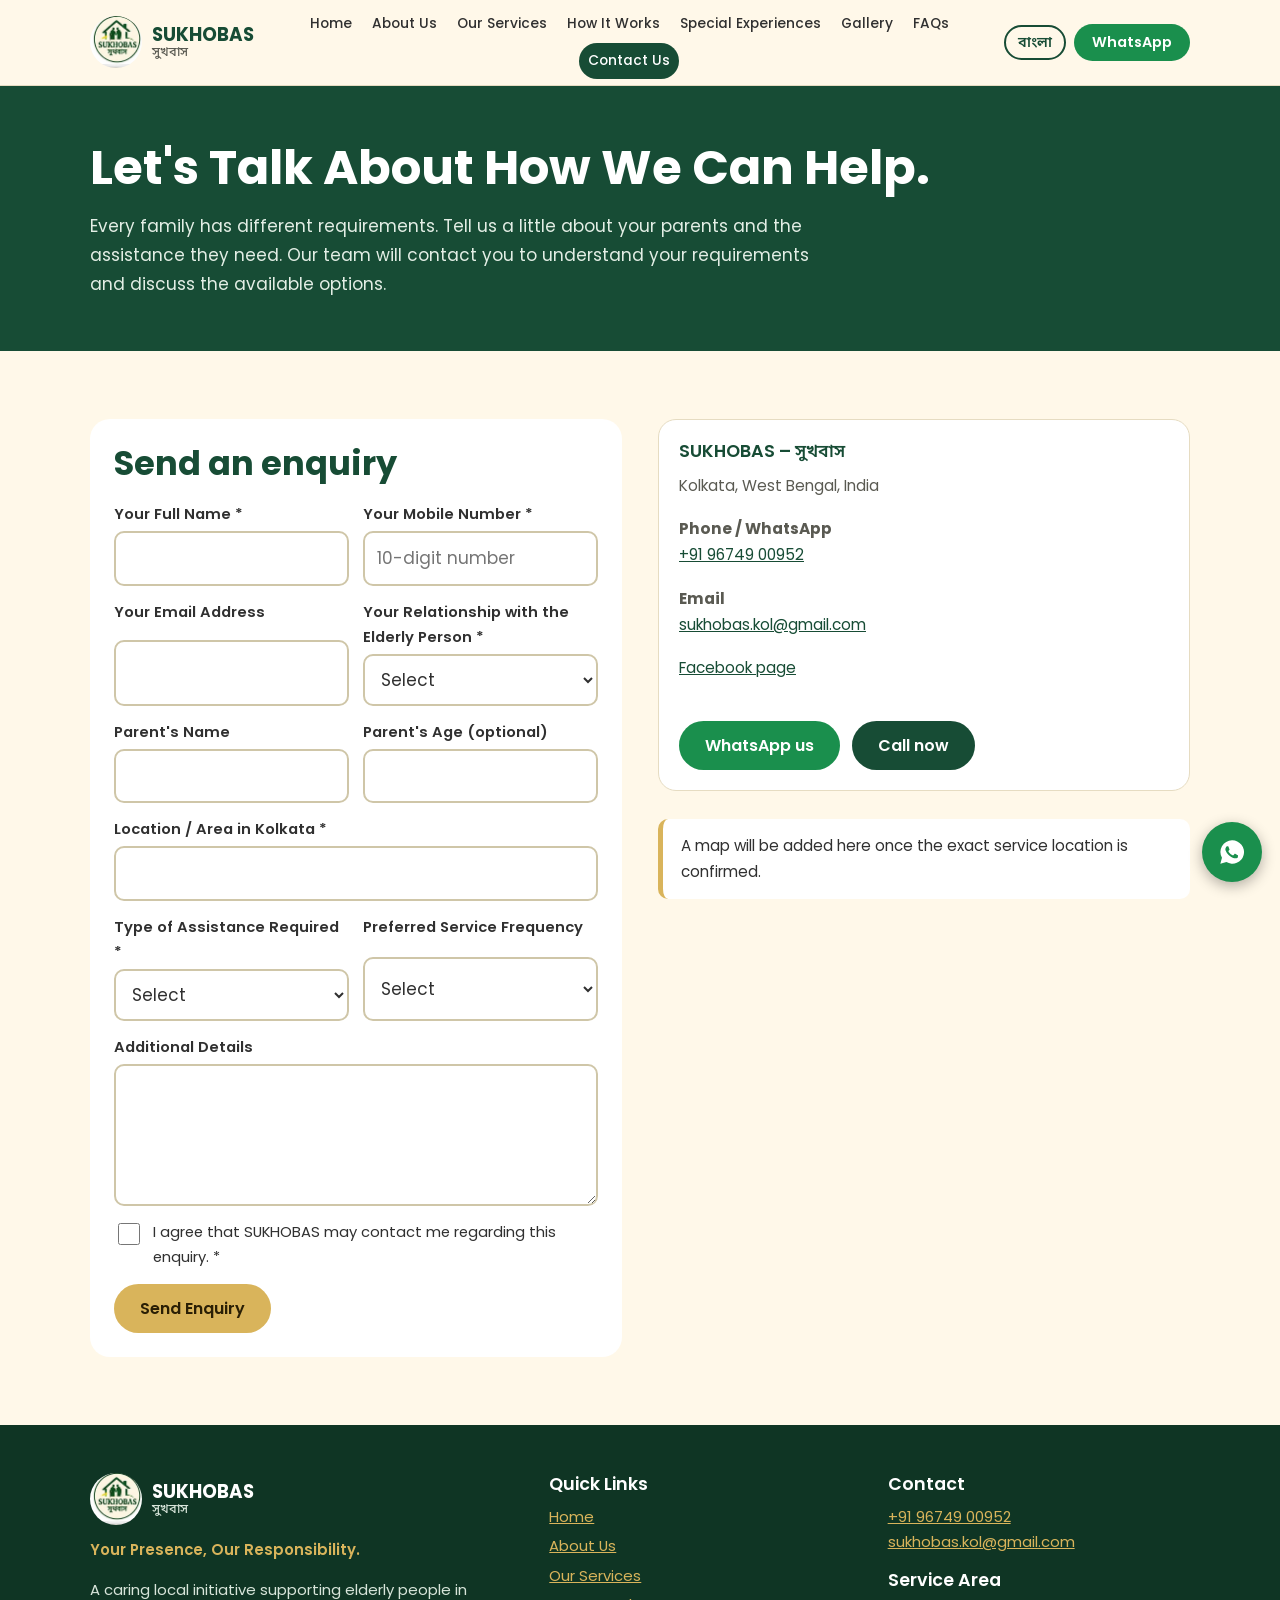
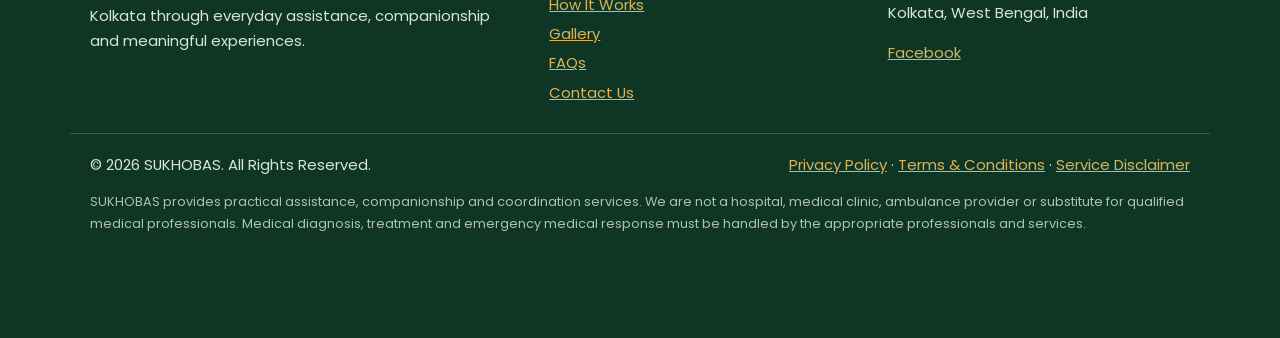
<file: contact.html>
<!DOCTYPE html>
<html lang="en" data-lang="en">
<head>
<meta charset="utf-8">
<meta name="viewport" content="width=device-width, initial-scale=1">
<title>Contact SUKHOBAS – Kolkata</title>
<meta name="description" content="Contact SUKHOBAS by WhatsApp, phone, email or enquiry form to discuss assistance for your elderly parents in Kolkata.">
<meta property="og:title" content="Contact SUKHOBAS – Kolkata"><meta property="og:description" content="Contact SUKHOBAS by WhatsApp, phone, email or enquiry form to discuss assistance for your elderly parents in Kolkata."><meta property="og:type" content="website"><meta property="og:image" content="sukhobas-logo.jpg">
<link rel="icon" href="sukhobas-logo.jpg">
<link rel="preconnect" href="https://fonts.googleapis.com"><link rel="preconnect" href="https://fonts.gstatic.com" crossorigin>
<link href="https://fonts.googleapis.com/css2?family=Noto+Sans+Bengali:wght@400;500;600;700&family=Poppins:wght@400;500;600;700&display=swap" rel="stylesheet">
<link rel="stylesheet" href="sukhobas.css">
</head>
<body>
<a class="skip" href="#main">Skip to content</a>
<header class="top"><div class="wrap bar">
<a class="brand" href="index.html"><img src="sukhobas-logo.jpg" alt="SUKHOBAS logo" width="52" height="52"><span>SUKHOBAS<small>সুখবাস</small></span></a>
<button class="menu-btn" id="menuBtn" aria-expanded="false" aria-controls="nav">Menu</button>
<nav id="nav" aria-label="Main"><ul><li><a href="index.html"><span data-l="en">Home</span><span data-l="bn">হোম</span></a></li><li><a href="about.html"><span data-l="en">About Us</span><span data-l="bn">আমাদের কথা</span></a></li><li><a href="services.html"><span data-l="en">Our Services</span><span data-l="bn">পরিষেবা</span></a></li><li><a href="how-it-works.html"><span data-l="en">How It Works</span><span data-l="bn">কীভাবে কাজ করে</span></a></li><li><a href="special-experiences.html"><span data-l="en">Special Experiences</span><span data-l="bn">বিশেষ অভিজ্ঞতা</span></a></li><li><a href="gallery.html"><span data-l="en">Gallery</span><span data-l="bn">গ্যালারি</span></a></li><li><a href="faq.html"><span data-l="en">FAQs</span><span data-l="bn">প্রশ্নোত্তর</span></a></li><li><a href="contact.html" aria-current="page"><span data-l="en">Contact Us</span><span data-l="bn">যোগাযোগ</span></a></li></ul></nav>
<div class="hd-actions"><button class="lang" id="langBtn" type="button" aria-label="Switch language">বাংলা</button><a class="btn btn-wa sm" href="https://wa.me/919674900952?text=Hello%20SUKHOBAS%2C%20I%20would%20like%20to%20enquire%20about%20assistance%20for%20my%20elderly%20parents%20in%20Kolkata.%20Please%20contact%20me.">WhatsApp</a></div>
</div></header>
<main id="main">
<section class="phead"><div class="wrap"><h1><span data-l="en">Let's Talk About How We Can Help.</span><span data-l="bn">আসুন, কীভাবে সাহায্য করতে পারি তা নিয়ে কথা বলি।</span></h1><p>Every family has different requirements. Tell us a little about your parents and the assistance they need. Our team will contact you to understand your requirements and discuss the available options.</p></div></section>
<section><div class="wrap two"><div class="formbox light"><h2>Send an enquiry</h2><form class="form" id="enquiryForm" novalidate>
<div class="frow"><div class="field"><label for="f_name">Your Full Name *</label><input id="f_name" name="name" autocomplete="name" required></div>
<div class="field"><label for="f_mobile">Your Mobile Number *</label><input id="f_mobile" name="mobile" type="tel" inputmode="tel" autocomplete="tel" placeholder="10-digit number" required></div></div>
<div class="frow"><div class="field"><label for="f_email">Your Email Address</label><input id="f_email" name="email" type="email" autocomplete="email"></div>
<div class="field"><label for="f_rel">Your Relationship with the Elderly Person *</label><select id="f_rel" name="relationship" required><option value="">Select</option><option>Son</option><option>Daughter</option><option>Relative</option><option>Friend</option><option>Self</option><option>Other</option></select></div></div>
<div class="frow"><div class="field"><label for="f_pname">Parent's Name</label><input id="f_pname" name="parent"></div>
<div class="field"><label for="f_age">Parent's Age (optional)</label><input id="f_age" name="age" type="number" min="40" max="120" inputmode="numeric"></div></div>
<div class="field"><label for="f_loc">Location / Area in Kolkata *</label><input id="f_loc" name="location" required></div>
<div class="frow"><div class="field"><label for="f_type">Type of Assistance Required *</label><select id="f_type" name="assistance" required><option value="">Select</option><option>Daily Needs</option><option>Grocery Assistance</option><option>Mobile &amp; Digital Help</option><option>Doctor Appointment</option><option>Medical Test Assistance</option><option>Medicine Collection</option><option>Companionship</option><option>Temple Visit / Outing</option><option>Special Activities</option><option>Other</option></select></div>
<div class="field"><label for="f_freq">Preferred Service Frequency</label><select id="f_freq" name="frequency"><option value="">Select</option><option>One-time</option><option>Occasionally</option><option>Weekly</option><option>Monthly</option><option>Need to Discuss</option></select></div></div>
<div class="field"><label for="f_more">Additional Details</label><textarea id="f_more" name="details" rows="4"></textarea></div>
<div class="field check"><input id="f_consent" name="consent" type="checkbox" required><label for="f_consent">I agree that SUKHOBAS may contact me regarding this enquiry. *</label></div>
<p class="err" id="formErr" role="alert" hidden></p>
<button class="btn btn-gold" type="submit">Send Enquiry</button>
<div class="result" id="formResult" hidden tabindex="-1"></div>
</form></div>
<aside><div class="card"><h3>SUKHOBAS – সুখবাস</h3><p>Kolkata, West Bengal, India</p><p><strong>Phone / WhatsApp</strong><br><a href="tel:+919674900952">+91 96749 00952</a></p><p><strong>Email</strong><br><a href="mailto:sukhobas.kol@gmail.com">sukhobas.kol@gmail.com</a></p><p><a href="https://www.facebook.com/share/1KeXty8ptK/">Facebook page</a></p>
<div class="actions"><a class="btn btn-wa" href="https://wa.me/919674900952?text=Hello%20SUKHOBAS%2C%20I%20would%20like%20to%20enquire%20about%20assistance%20for%20my%20elderly%20parents%20in%20Kolkata.%20Please%20contact%20me.">WhatsApp us</a><a class="btn btn-green" href="tel:+919674900952">Call now</a></div></div>
<p class="note">A map will be added here once the exact service location is confirmed.</p></aside></div></section>
</main>
<footer><div class="wrap fgrid">
<div><div class="brand light"><img src="sukhobas-logo.jpg" alt="" width="52" height="52"><span>SUKHOBAS<small>সুখবাস</small></span></div>
<p class="ftag"><span data-l="en">Your Presence, Our Responsibility.</span><span data-l="bn">আপনার অনুপস্থিতিতে, আপনার বাবা-মায়ের পাশে।</span></p>
<p>A caring local initiative supporting elderly people in Kolkata through everyday assistance, companionship and meaningful experiences.</p></div>
<div><h3>Quick Links</h3><ul><li><a href="index.html"><span data-l="en">Home</span><span data-l="bn">হোম</span></a></li><li><a href="about.html"><span data-l="en">About Us</span><span data-l="bn">আমাদের কথা</span></a></li><li><a href="services.html"><span data-l="en">Our Services</span><span data-l="bn">পরিষেবা</span></a></li><li><a href="how-it-works.html"><span data-l="en">How It Works</span><span data-l="bn">কীভাবে কাজ করে</span></a></li><li><a href="gallery.html"><span data-l="en">Gallery</span><span data-l="bn">গ্যালারি</span></a></li><li><a href="faq.html"><span data-l="en">FAQs</span><span data-l="bn">প্রশ্নোত্তর</span></a></li><li><a href="contact.html"><span data-l="en">Contact Us</span><span data-l="bn">যোগাযোগ</span></a></li></ul></div>
<div><h3>Contact</h3><p><a href="tel:+919674900952">+91 96749 00952</a><br><a href="mailto:sukhobas.kol@gmail.com">sukhobas.kol@gmail.com</a></p><h3>Service Area</h3><p>Kolkata, West Bengal, India</p><p><a href="https://www.facebook.com/share/1KeXty8ptK/">Facebook</a></p></div>
</div>
<div class="wrap fbottom"><span>© 2026 SUKHOBAS. All Rights Reserved.</span><span><a href="privacy.html">Privacy Policy</a> · <a href="terms.html">Terms &amp; Conditions</a> · <a href="disclaimer.html">Service Disclaimer</a></span></div>
<div class="wrap"><p class="fine">SUKHOBAS provides practical assistance, companionship and coordination services. We are not a hospital, medical clinic, ambulance provider or substitute for qualified medical professionals. Medical diagnosis, treatment and emergency medical response must be handled by the appropriate professionals and services.</p></div>
</footer>
<a class="fab" href="https://wa.me/919674900952?text=Hello%20SUKHOBAS%2C%20I%20would%20like%20to%20enquire%20about%20assistance%20for%20my%20elderly%20parents%20in%20Kolkata.%20Please%20contact%20me." aria-label="Chat with SUKHOBAS on WhatsApp"><svg width="28" height="28" viewBox="0 0 24 24" fill="currentColor"><path d="M12 2a10 10 0 0 0-8.6 15L2 22l5.2-1.4A10 10 0 1 0 12 2zm5.2 14.2c-.2.6-1.3 1.2-1.8 1.2-.5.1-1 .2-3.3-.7-2.8-1.2-4.6-4-4.7-4.2-.1-.2-1.1-1.5-1.1-2.8s.7-2 .9-2.3c.2-.2.5-.3.7-.3h.5c.2 0 .4 0 .6.5l.8 2c.1.2.1.3 0 .5l-.3.5-.4.4c-.1.2-.3.3-.1.6.2.3.7 1.2 1.5 1.9 1 .9 1.900 1.200 2.200 1.300.3.1.4.1.6-.1l.8-1c.2-.2.3-.2.6-.1l1.900.9c.3.1.5.2.5.3.1.2.1.8-.1 1.400z"/></svg></a>
<script src="sukhobas-photos.js"></script><script src="sukhobas.js"></script>
</body>
</html>
</file>
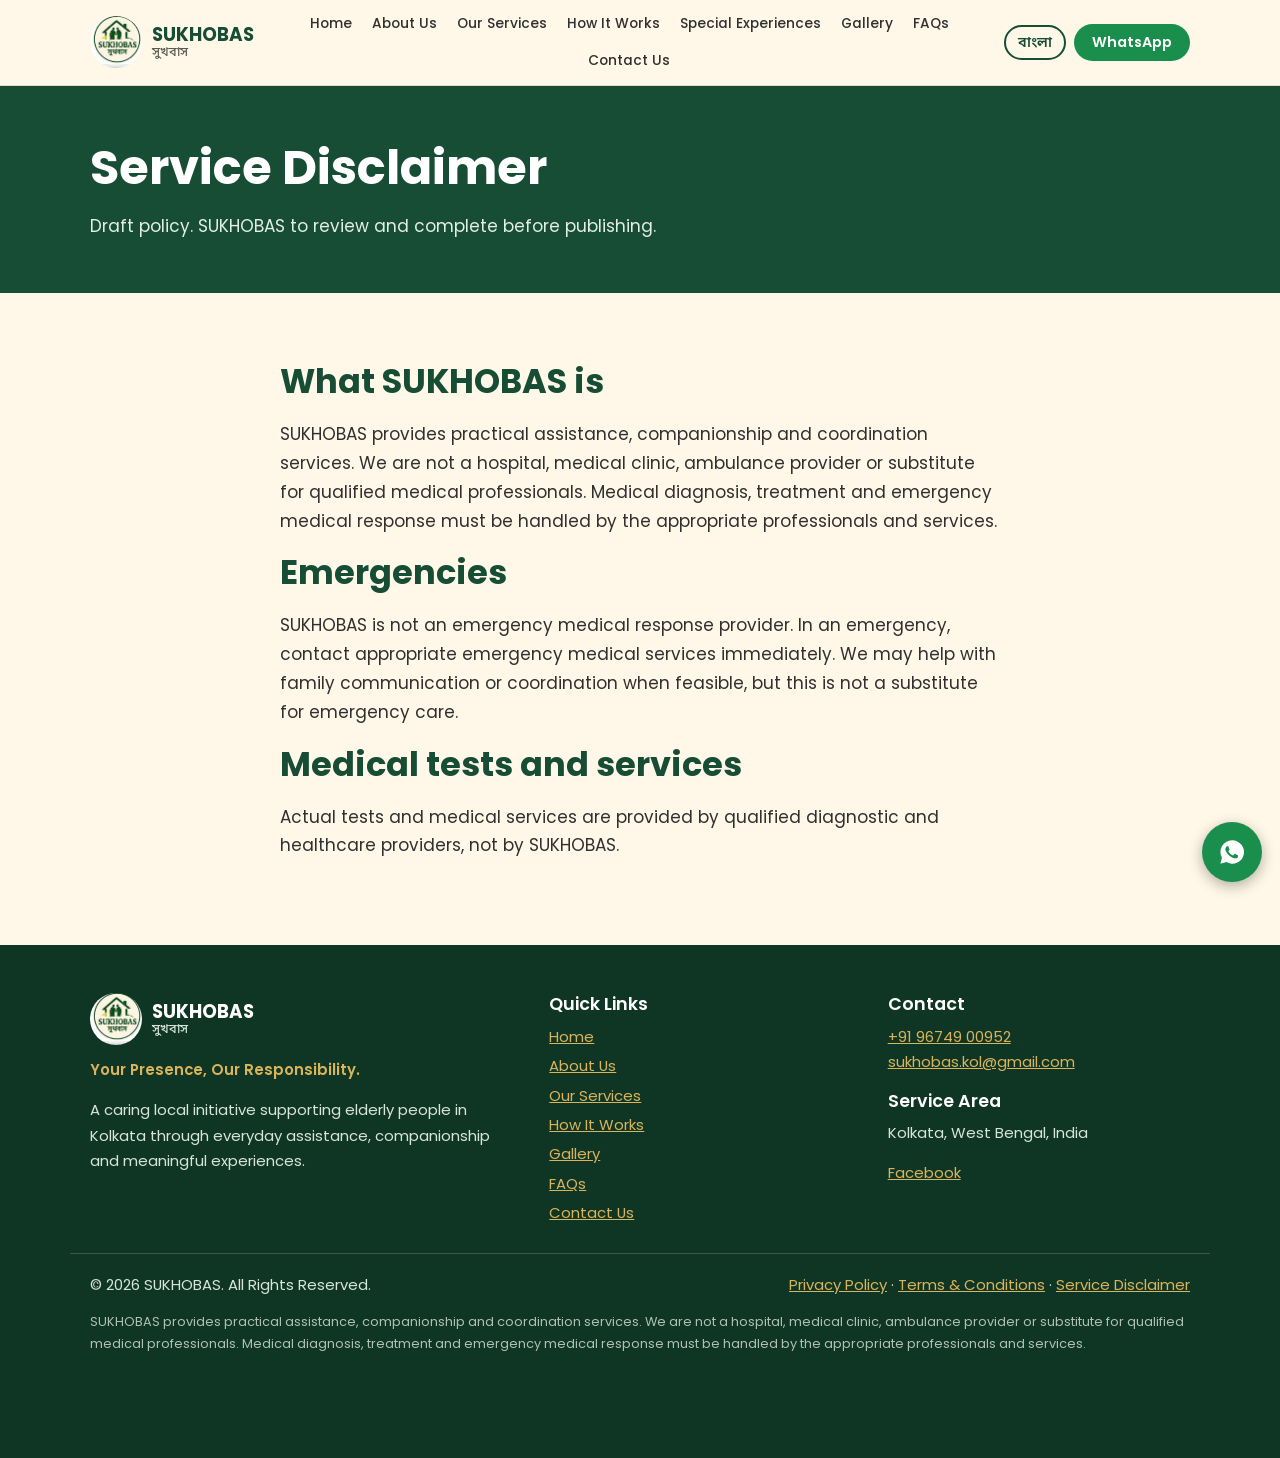
<file: disclaimer.html>
<!DOCTYPE html>
<html lang="en" data-lang="en">
<head>
<meta charset="utf-8">
<meta name="viewport" content="width=device-width, initial-scale=1">
<title>Service Disclaimer – SUKHOBAS</title>
<meta name="description" content="Service Disclaimer for the SUKHOBAS website.">
<meta property="og:title" content="Service Disclaimer – SUKHOBAS"><meta property="og:description" content="Service Disclaimer for the SUKHOBAS website."><meta property="og:type" content="website"><meta property="og:image" content="sukhobas-logo.jpg">
<link rel="icon" href="sukhobas-logo.jpg">
<link rel="preconnect" href="https://fonts.googleapis.com"><link rel="preconnect" href="https://fonts.gstatic.com" crossorigin>
<link href="https://fonts.googleapis.com/css2?family=Noto+Sans+Bengali:wght@400;500;600;700&family=Poppins:wght@400;500;600;700&display=swap" rel="stylesheet">
<link rel="stylesheet" href="sukhobas.css">
</head>
<body>
<a class="skip" href="#main">Skip to content</a>
<header class="top"><div class="wrap bar">
<a class="brand" href="index.html"><img src="sukhobas-logo.jpg" alt="SUKHOBAS logo" width="52" height="52"><span>SUKHOBAS<small>সুখবাস</small></span></a>
<button class="menu-btn" id="menuBtn" aria-expanded="false" aria-controls="nav">Menu</button>
<nav id="nav" aria-label="Main"><ul><li><a href="index.html"><span data-l="en">Home</span><span data-l="bn">হোম</span></a></li><li><a href="about.html"><span data-l="en">About Us</span><span data-l="bn">আমাদের কথা</span></a></li><li><a href="services.html"><span data-l="en">Our Services</span><span data-l="bn">পরিষেবা</span></a></li><li><a href="how-it-works.html"><span data-l="en">How It Works</span><span data-l="bn">কীভাবে কাজ করে</span></a></li><li><a href="special-experiences.html"><span data-l="en">Special Experiences</span><span data-l="bn">বিশেষ অভিজ্ঞতা</span></a></li><li><a href="gallery.html"><span data-l="en">Gallery</span><span data-l="bn">গ্যালারি</span></a></li><li><a href="faq.html"><span data-l="en">FAQs</span><span data-l="bn">প্রশ্নোত্তর</span></a></li><li><a href="contact.html"><span data-l="en">Contact Us</span><span data-l="bn">যোগাযোগ</span></a></li></ul></nav>
<div class="hd-actions"><button class="lang" id="langBtn" type="button" aria-label="Switch language">বাংলা</button><a class="btn btn-wa sm" href="https://wa.me/919674900952?text=Hello%20SUKHOBAS%2C%20I%20would%20like%20to%20enquire%20about%20assistance%20for%20my%20elderly%20parents%20in%20Kolkata.%20Please%20contact%20me.">WhatsApp</a></div>
</div></header>
<main id="main">
<section class="phead"><div class="wrap"><h1>Service Disclaimer</h1><p>Draft policy. SUKHOBAS to review and complete before publishing.</p></div></section><section><div class="wrap prose"><h2>What SUKHOBAS is</h2><p>SUKHOBAS provides practical assistance, companionship and coordination services. We are not a hospital, medical clinic, ambulance provider or substitute for qualified medical professionals. Medical diagnosis, treatment and emergency medical response must be handled by the appropriate professionals and services.</p><h2>Emergencies</h2><p>SUKHOBAS is not an emergency medical response provider. In an emergency, contact appropriate emergency medical services immediately. We may help with family communication or coordination when feasible, but this is not a substitute for emergency care.</p><h2>Medical tests and services</h2><p>Actual tests and medical services are provided by qualified diagnostic and healthcare providers, not by SUKHOBAS.</p></div></section>
</main>
<footer><div class="wrap fgrid">
<div><div class="brand light"><img src="sukhobas-logo.jpg" alt="" width="52" height="52"><span>SUKHOBAS<small>সুখবাস</small></span></div>
<p class="ftag"><span data-l="en">Your Presence, Our Responsibility.</span><span data-l="bn">আপনার অনুপস্থিতিতে, আপনার বাবা-মায়ের পাশে।</span></p>
<p>A caring local initiative supporting elderly people in Kolkata through everyday assistance, companionship and meaningful experiences.</p></div>
<div><h3>Quick Links</h3><ul><li><a href="index.html"><span data-l="en">Home</span><span data-l="bn">হোম</span></a></li><li><a href="about.html"><span data-l="en">About Us</span><span data-l="bn">আমাদের কথা</span></a></li><li><a href="services.html"><span data-l="en">Our Services</span><span data-l="bn">পরিষেবা</span></a></li><li><a href="how-it-works.html"><span data-l="en">How It Works</span><span data-l="bn">কীভাবে কাজ করে</span></a></li><li><a href="gallery.html"><span data-l="en">Gallery</span><span data-l="bn">গ্যালারি</span></a></li><li><a href="faq.html"><span data-l="en">FAQs</span><span data-l="bn">প্রশ্নোত্তর</span></a></li><li><a href="contact.html"><span data-l="en">Contact Us</span><span data-l="bn">যোগাযোগ</span></a></li></ul></div>
<div><h3>Contact</h3><p><a href="tel:+919674900952">+91 96749 00952</a><br><a href="mailto:sukhobas.kol@gmail.com">sukhobas.kol@gmail.com</a></p><h3>Service Area</h3><p>Kolkata, West Bengal, India</p><p><a href="https://www.facebook.com/share/1KeXty8ptK/">Facebook</a></p></div>
</div>
<div class="wrap fbottom"><span>© 2026 SUKHOBAS. All Rights Reserved.</span><span><a href="privacy.html">Privacy Policy</a> · <a href="terms.html">Terms &amp; Conditions</a> · <a href="disclaimer.html">Service Disclaimer</a></span></div>
<div class="wrap"><p class="fine">SUKHOBAS provides practical assistance, companionship and coordination services. We are not a hospital, medical clinic, ambulance provider or substitute for qualified medical professionals. Medical diagnosis, treatment and emergency medical response must be handled by the appropriate professionals and services.</p></div>
</footer>
<a class="fab" href="https://wa.me/919674900952?text=Hello%20SUKHOBAS%2C%20I%20would%20like%20to%20enquire%20about%20assistance%20for%20my%20elderly%20parents%20in%20Kolkata.%20Please%20contact%20me." aria-label="Chat with SUKHOBAS on WhatsApp"><svg width="28" height="28" viewBox="0 0 24 24" fill="currentColor"><path d="M12 2a10 10 0 0 0-8.6 15L2 22l5.2-1.4A10 10 0 1 0 12 2zm5.2 14.2c-.2.6-1.3 1.2-1.8 1.2-.5.1-1 .2-3.3-.7-2.8-1.2-4.6-4-4.7-4.2-.1-.2-1.1-1.5-1.1-2.8s.7-2 .9-2.3c.2-.2.5-.3.7-.3h.5c.2 0 .4 0 .6.5l.8 2c.1.2.1.3 0 .5l-.3.5-.4.4c-.1.2-.3.3-.1.6.2.3.7 1.2 1.5 1.9 1 .9 1.900 1.200 2.200 1.300.3.1.4.1.6-.1l.8-1c.2-.2.3-.2.6-.1l1.900.9c.3.1.5.2.5.3.1.2.1.8-.1 1.400z"/></svg></a>
<script src="sukhobas-photos.js"></script><script src="sukhobas.js"></script>
</body>
</html>
</file>
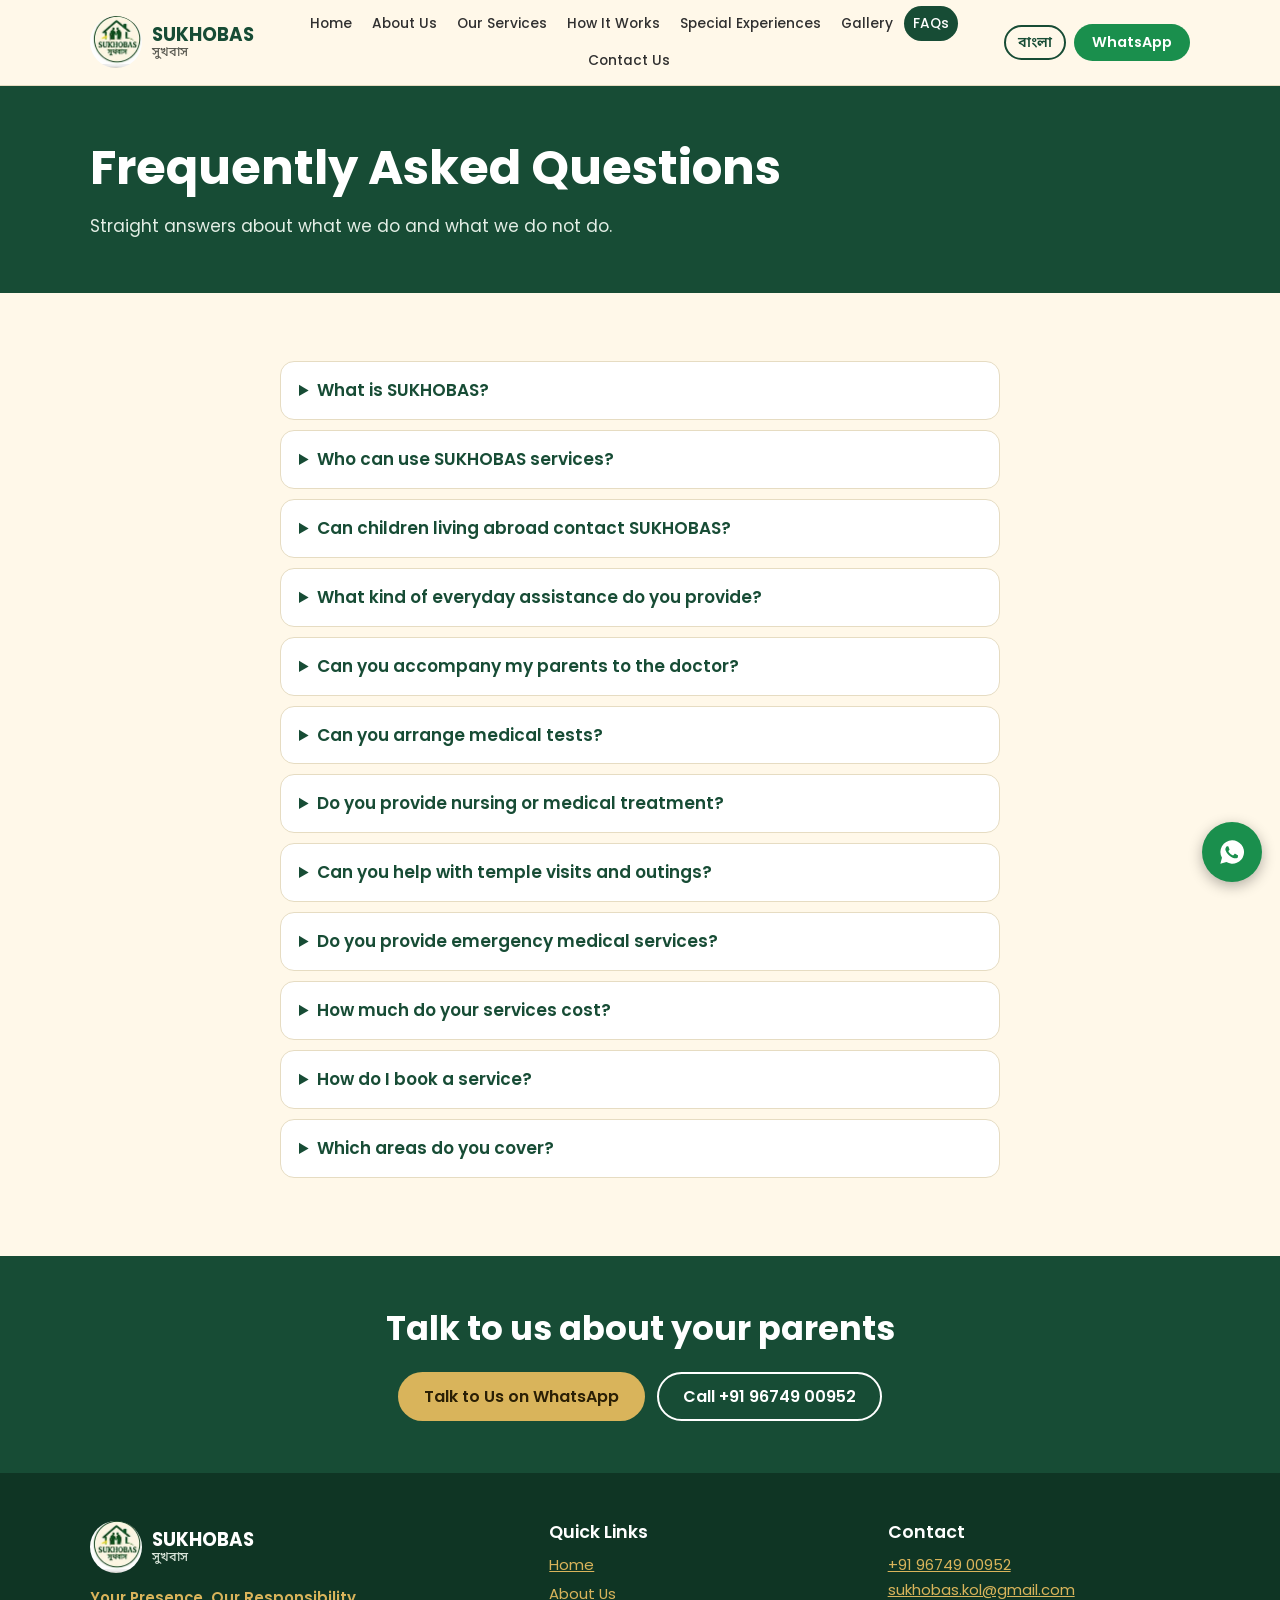
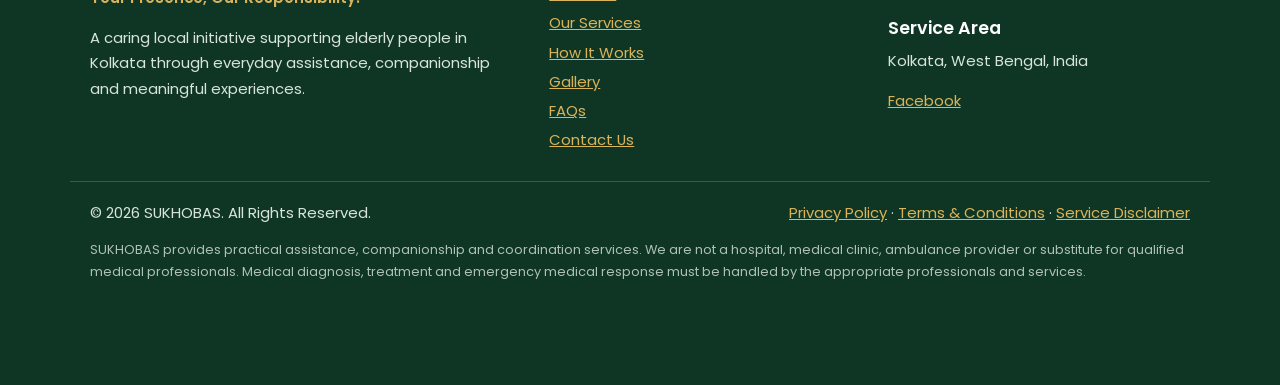
<file: faq.html>
<!DOCTYPE html>
<html lang="en" data-lang="en">
<head>
<meta charset="utf-8">
<meta name="viewport" content="width=device-width, initial-scale=1">
<title>FAQs – SUKHOBAS</title>
<meta name="description" content="Answers about SUKHOBAS services, areas covered, costs, medical and emergency limits, and how to book.">
<meta property="og:title" content="FAQs – SUKHOBAS"><meta property="og:description" content="Answers about SUKHOBAS services, areas covered, costs, medical and emergency limits, and how to book."><meta property="og:type" content="website"><meta property="og:image" content="sukhobas-logo.jpg">
<link rel="icon" href="sukhobas-logo.jpg">
<link rel="preconnect" href="https://fonts.googleapis.com"><link rel="preconnect" href="https://fonts.gstatic.com" crossorigin>
<link href="https://fonts.googleapis.com/css2?family=Noto+Sans+Bengali:wght@400;500;600;700&family=Poppins:wght@400;500;600;700&display=swap" rel="stylesheet">
<link rel="stylesheet" href="sukhobas.css">
</head>
<body>
<a class="skip" href="#main">Skip to content</a>
<header class="top"><div class="wrap bar">
<a class="brand" href="index.html"><img src="sukhobas-logo.jpg" alt="SUKHOBAS logo" width="52" height="52"><span>SUKHOBAS<small>সুখবাস</small></span></a>
<button class="menu-btn" id="menuBtn" aria-expanded="false" aria-controls="nav">Menu</button>
<nav id="nav" aria-label="Main"><ul><li><a href="index.html"><span data-l="en">Home</span><span data-l="bn">হোম</span></a></li><li><a href="about.html"><span data-l="en">About Us</span><span data-l="bn">আমাদের কথা</span></a></li><li><a href="services.html"><span data-l="en">Our Services</span><span data-l="bn">পরিষেবা</span></a></li><li><a href="how-it-works.html"><span data-l="en">How It Works</span><span data-l="bn">কীভাবে কাজ করে</span></a></li><li><a href="special-experiences.html"><span data-l="en">Special Experiences</span><span data-l="bn">বিশেষ অভিজ্ঞতা</span></a></li><li><a href="gallery.html"><span data-l="en">Gallery</span><span data-l="bn">গ্যালারি</span></a></li><li><a href="faq.html" aria-current="page"><span data-l="en">FAQs</span><span data-l="bn">প্রশ্নোত্তর</span></a></li><li><a href="contact.html"><span data-l="en">Contact Us</span><span data-l="bn">যোগাযোগ</span></a></li></ul></nav>
<div class="hd-actions"><button class="lang" id="langBtn" type="button" aria-label="Switch language">বাংলা</button><a class="btn btn-wa sm" href="https://wa.me/919674900952?text=Hello%20SUKHOBAS%2C%20I%20would%20like%20to%20enquire%20about%20assistance%20for%20my%20elderly%20parents%20in%20Kolkata.%20Please%20contact%20me.">WhatsApp</a></div>
</div></header>
<main id="main">
<section class="phead"><div class="wrap"><h1><span data-l="en">Frequently Asked Questions</span><span data-l="bn">সাধারণ প্রশ্নোত্তর</span></h1><p>Straight answers about what we do and what we do not do.</p></div></section><section><div class="wrap prose"><div class="faq"><details><summary>What is SUKHOBAS?</summary><p>SUKHOBAS is a Kolkata-based initiative that supports elderly people through everyday assistance, companionship and practical coordination.</p></details><details><summary>Who can use SUKHOBAS services?</summary><p>Senior citizens living in Kolkata and families who need local assistance for their elderly parents can contact us.</p></details><details><summary>Can children living abroad contact SUKHOBAS?</summary><p>Yes. Family members living in other cities or countries can contact us by phone, WhatsApp or email.</p></details><details><summary>What kind of everyday assistance do you provide?</summary><p>We help with grocery requirements, essential items, mobile recharge, smartphone assistance, online orders and other agreed everyday needs.</p></details><details><summary>Can you accompany my parents to the doctor?</summary><p>We can discuss and coordinate doctor appointment assistance and accompaniment based on the location, availability and agreed arrangements.</p></details><details><summary>Can you arrange medical tests?</summary><p>We can help coordinate diagnostic appointments and related arrangements. Actual tests and medical services are provided by qualified diagnostic providers.</p></details><details><summary>Do you provide nursing or medical treatment?</summary><p>SUKHOBAS is not a medical or nursing provider. We focus on practical assistance, companionship and coordination.</p></details><details><summary>Can you help with temple visits and outings?</summary><p>Yes. We aim to support temple visits, local outings and special experiences, subject to individual requirements, safety and availability.</p></details><details><summary>Do you provide emergency medical services?</summary><p>SUKHOBAS is not an emergency medical response provider. In an emergency, families should immediately contact appropriate emergency medical services. We may help with family communication or coordination when feasible, but this is not a substitute for emergency care.</p></details><details><summary>How much do your services cost?</summary><p>Charges depend on the type of service, location, duration and arrangements required. Please contact us for a clear quotation before confirming a service.</p></details><details><summary>How do I book a service?</summary><p>Contact us by phone or WhatsApp. Explain your requirements and our team will discuss the available arrangements.</p></details><details><summary>Which areas do you cover?</summary><p>Our service area is Kolkata. Please contact us to confirm availability in your particular locality.</p></details></div></div></section><section class="cta-band"><div class="wrap"><h2><span data-l="en">Talk to us about your parents</span><span data-l="bn">আপনার বাবা-মায়ের কথা আমাদের বলুন</span></h2><div class="actions"><a class="btn btn-gold" href="https://wa.me/919674900952?text=Hello%20SUKHOBAS%2C%20I%20would%20like%20to%20enquire%20about%20assistance%20for%20my%20elderly%20parents%20in%20Kolkata.%20Please%20contact%20me."><span data-l="en">Talk to Us on WhatsApp</span><span data-l="bn">হোয়াটসঅ্যাপে কথা বলুন</span></a><a class="btn btn-line" href="tel:+919674900952">Call +91 96749 00952</a></div></div></section>
</main>
<footer><div class="wrap fgrid">
<div><div class="brand light"><img src="sukhobas-logo.jpg" alt="" width="52" height="52"><span>SUKHOBAS<small>সুখবাস</small></span></div>
<p class="ftag"><span data-l="en">Your Presence, Our Responsibility.</span><span data-l="bn">আপনার অনুপস্থিতিতে, আপনার বাবা-মায়ের পাশে।</span></p>
<p>A caring local initiative supporting elderly people in Kolkata through everyday assistance, companionship and meaningful experiences.</p></div>
<div><h3>Quick Links</h3><ul><li><a href="index.html"><span data-l="en">Home</span><span data-l="bn">হোম</span></a></li><li><a href="about.html"><span data-l="en">About Us</span><span data-l="bn">আমাদের কথা</span></a></li><li><a href="services.html"><span data-l="en">Our Services</span><span data-l="bn">পরিষেবা</span></a></li><li><a href="how-it-works.html"><span data-l="en">How It Works</span><span data-l="bn">কীভাবে কাজ করে</span></a></li><li><a href="gallery.html"><span data-l="en">Gallery</span><span data-l="bn">গ্যালারি</span></a></li><li><a href="faq.html"><span data-l="en">FAQs</span><span data-l="bn">প্রশ্নোত্তর</span></a></li><li><a href="contact.html"><span data-l="en">Contact Us</span><span data-l="bn">যোগাযোগ</span></a></li></ul></div>
<div><h3>Contact</h3><p><a href="tel:+919674900952">+91 96749 00952</a><br><a href="mailto:sukhobas.kol@gmail.com">sukhobas.kol@gmail.com</a></p><h3>Service Area</h3><p>Kolkata, West Bengal, India</p><p><a href="https://www.facebook.com/share/1KeXty8ptK/">Facebook</a></p></div>
</div>
<div class="wrap fbottom"><span>© 2026 SUKHOBAS. All Rights Reserved.</span><span><a href="privacy.html">Privacy Policy</a> · <a href="terms.html">Terms &amp; Conditions</a> · <a href="disclaimer.html">Service Disclaimer</a></span></div>
<div class="wrap"><p class="fine">SUKHOBAS provides practical assistance, companionship and coordination services. We are not a hospital, medical clinic, ambulance provider or substitute for qualified medical professionals. Medical diagnosis, treatment and emergency medical response must be handled by the appropriate professionals and services.</p></div>
</footer>
<a class="fab" href="https://wa.me/919674900952?text=Hello%20SUKHOBAS%2C%20I%20would%20like%20to%20enquire%20about%20assistance%20for%20my%20elderly%20parents%20in%20Kolkata.%20Please%20contact%20me." aria-label="Chat with SUKHOBAS on WhatsApp"><svg width="28" height="28" viewBox="0 0 24 24" fill="currentColor"><path d="M12 2a10 10 0 0 0-8.6 15L2 22l5.2-1.4A10 10 0 1 0 12 2zm5.2 14.2c-.2.6-1.3 1.2-1.8 1.2-.5.1-1 .2-3.3-.7-2.8-1.2-4.6-4-4.7-4.2-.1-.2-1.1-1.5-1.1-2.8s.7-2 .9-2.3c.2-.2.5-.3.7-.3h.5c.2 0 .4 0 .6.5l.8 2c.1.2.1.3 0 .5l-.3.5-.4.4c-.1.2-.3.3-.1.6.2.3.7 1.2 1.5 1.9 1 .9 1.900 1.200 2.200 1.300.3.1.4.1.6-.1l.8-1c.2-.2.3-.2.6-.1l1.900.9c.3.1.5.2.5.3.1.2.1.8-.1 1.400z"/></svg></a>
<script src="sukhobas-photos.js"></script><script src="sukhobas.js"></script>
</body>
</html>
</file>
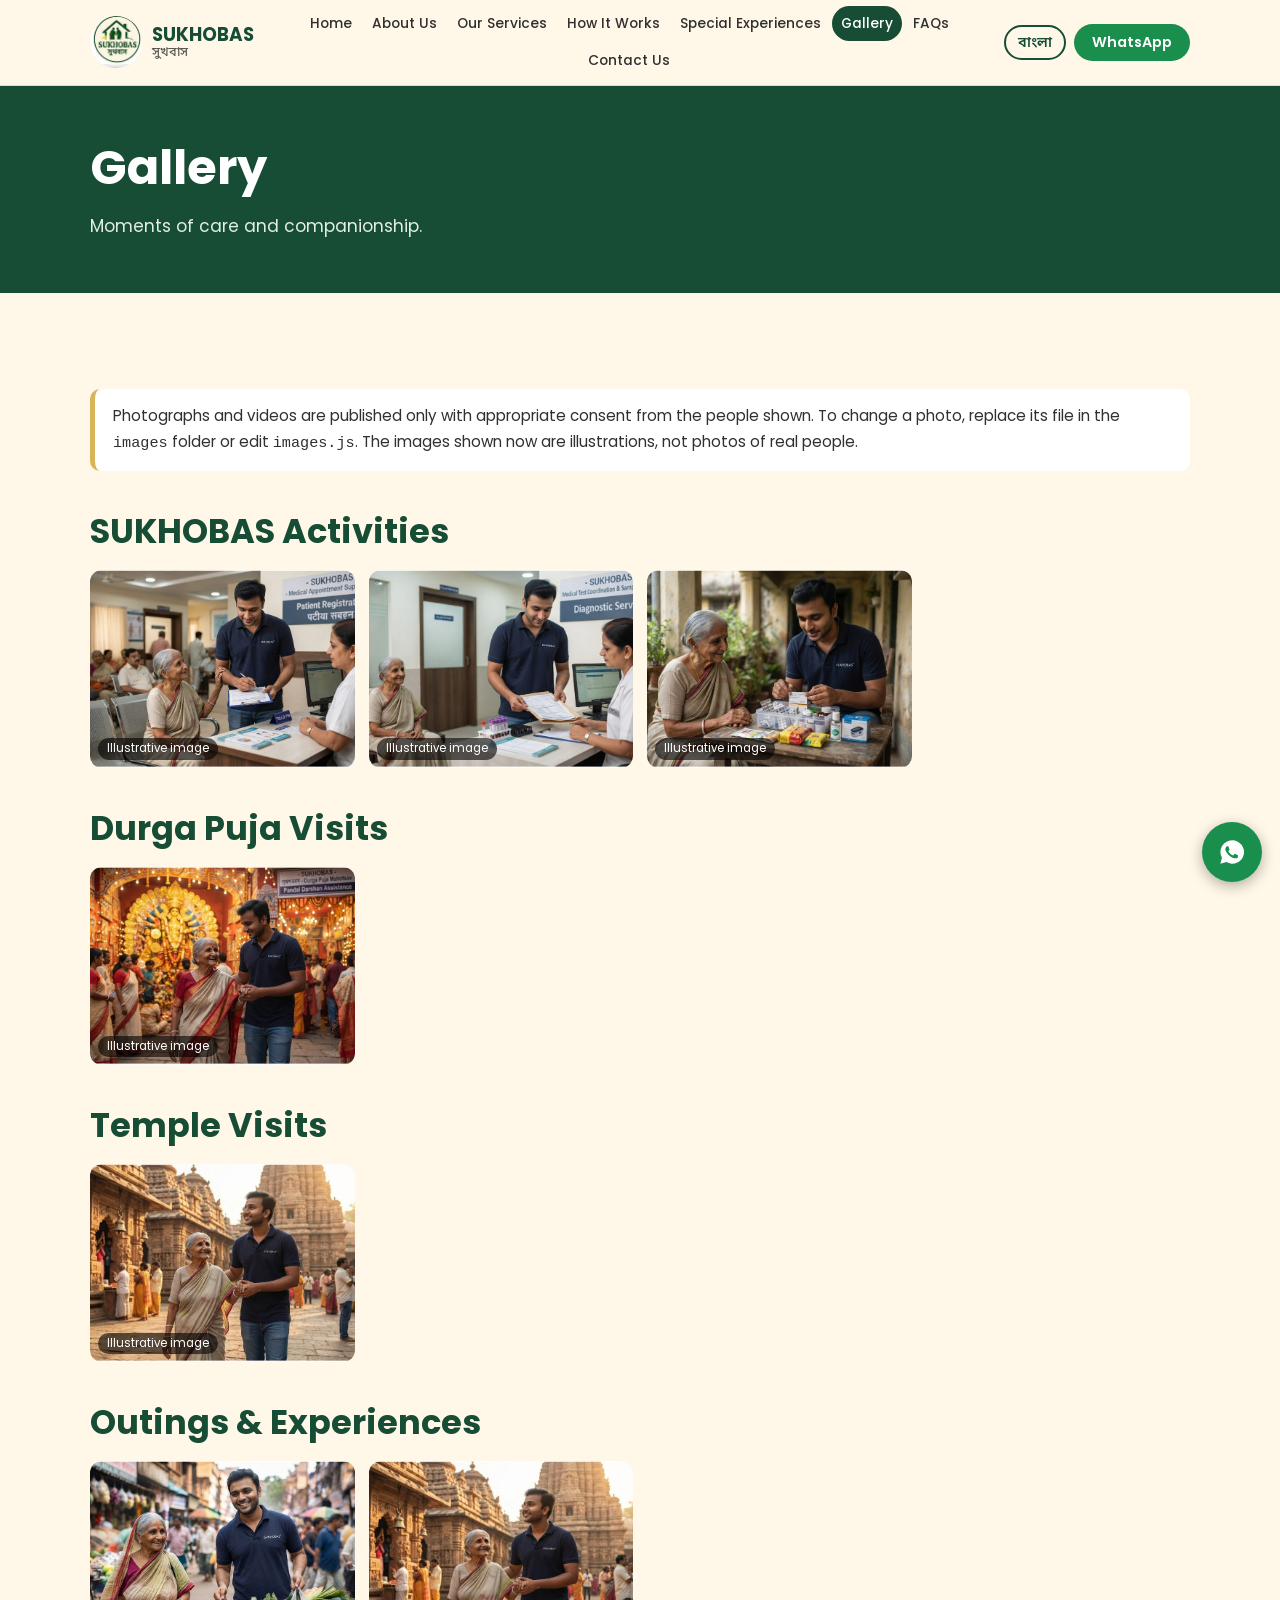
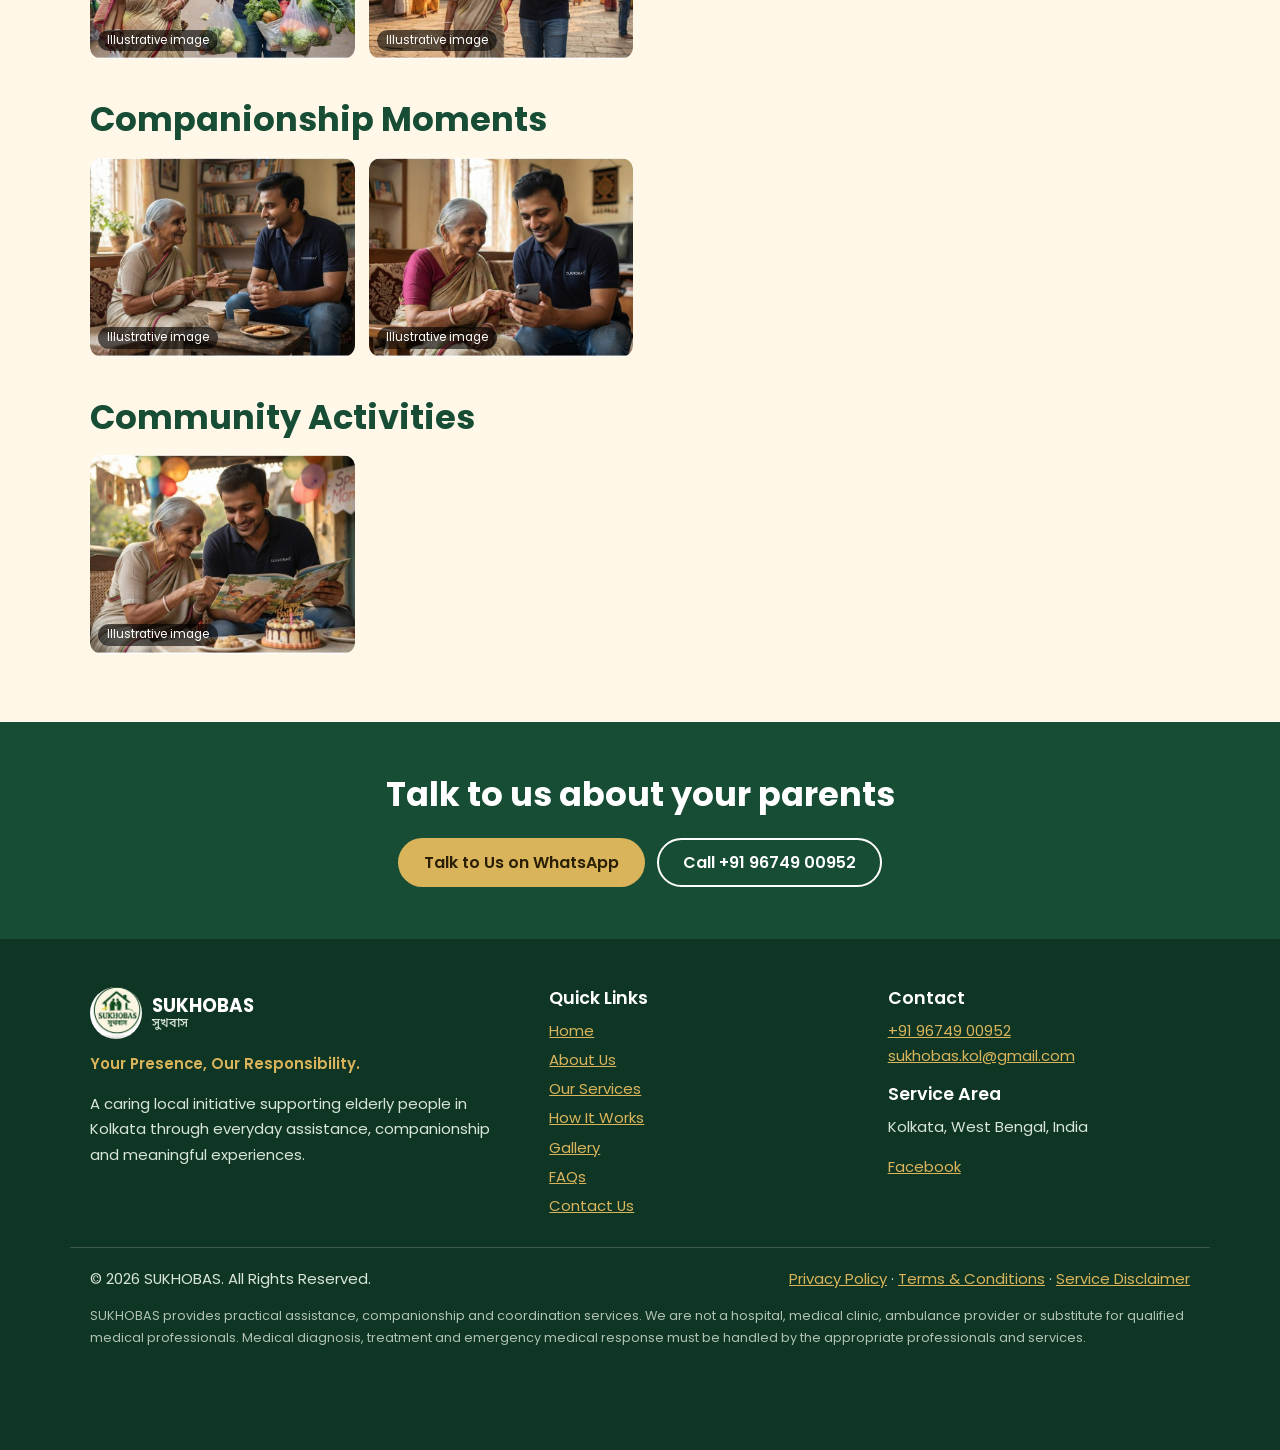
<file: gallery.html>
<!DOCTYPE html>
<html lang="en" data-lang="en">
<head>
<meta charset="utf-8">
<meta name="viewport" content="width=device-width, initial-scale=1">
<title>Gallery – SUKHOBAS</title>
<meta name="description" content="Photos and videos of SUKHOBAS activities, Durga Puja visits, temple visits, outings and companionship moments.">
<meta property="og:title" content="Gallery – SUKHOBAS"><meta property="og:description" content="Photos and videos of SUKHOBAS activities, Durga Puja visits, temple visits, outings and companionship moments."><meta property="og:type" content="website"><meta property="og:image" content="sukhobas-logo.jpg">
<link rel="icon" href="sukhobas-logo.jpg">
<link rel="preconnect" href="https://fonts.googleapis.com"><link rel="preconnect" href="https://fonts.gstatic.com" crossorigin>
<link href="https://fonts.googleapis.com/css2?family=Noto+Sans+Bengali:wght@400;500;600;700&family=Poppins:wght@400;500;600;700&display=swap" rel="stylesheet">
<link rel="stylesheet" href="sukhobas.css">
</head>
<body>
<a class="skip" href="#main">Skip to content</a>
<header class="top"><div class="wrap bar">
<a class="brand" href="index.html"><img src="sukhobas-logo.jpg" alt="SUKHOBAS logo" width="52" height="52"><span>SUKHOBAS<small>সুখবাস</small></span></a>
<button class="menu-btn" id="menuBtn" aria-expanded="false" aria-controls="nav">Menu</button>
<nav id="nav" aria-label="Main"><ul><li><a href="index.html"><span data-l="en">Home</span><span data-l="bn">হোম</span></a></li><li><a href="about.html"><span data-l="en">About Us</span><span data-l="bn">আমাদের কথা</span></a></li><li><a href="services.html"><span data-l="en">Our Services</span><span data-l="bn">পরিষেবা</span></a></li><li><a href="how-it-works.html"><span data-l="en">How It Works</span><span data-l="bn">কীভাবে কাজ করে</span></a></li><li><a href="special-experiences.html"><span data-l="en">Special Experiences</span><span data-l="bn">বিশেষ অভিজ্ঞতা</span></a></li><li><a href="gallery.html" aria-current="page"><span data-l="en">Gallery</span><span data-l="bn">গ্যালারি</span></a></li><li><a href="faq.html"><span data-l="en">FAQs</span><span data-l="bn">প্রশ্নোত্তর</span></a></li><li><a href="contact.html"><span data-l="en">Contact Us</span><span data-l="bn">যোগাযোগ</span></a></li></ul></nav>
<div class="hd-actions"><button class="lang" id="langBtn" type="button" aria-label="Switch language">বাংলা</button><a class="btn btn-wa sm" href="https://wa.me/919674900952?text=Hello%20SUKHOBAS%2C%20I%20would%20like%20to%20enquire%20about%20assistance%20for%20my%20elderly%20parents%20in%20Kolkata.%20Please%20contact%20me.">WhatsApp</a></div>
</div></header>
<main id="main">
<section class="phead"><div class="wrap"><h1><span data-l="en">Gallery</span><span data-l="bn">গ্যালারি</span></h1><p>Moments of care and companionship.</p></div></section><section><div class="wrap">
<p class="note">Photographs and videos are published only with appropriate consent from the people shown. To change a photo, replace its file in the <code>images</code> folder or edit <code>images.js</code>. The images shown now are illustrations, not photos of real people.</p>
<h2 class="gh">SUKHOBAS Activities</h2><div class="gal"><figure class="ph" data-slot="appointment" data-alt="SUKHOBAS Activities" role="img" aria-label="SUKHOBAS Activities photo placeholder">Add photo<br><small>SUKHOBAS Activities</small></figure><figure class="ph" data-slot="test" data-alt="SUKHOBAS Activities" role="img" aria-label="SUKHOBAS Activities photo placeholder">Add photo<br><small>SUKHOBAS Activities</small></figure><figure class="ph" data-slot="medicine" data-alt="SUKHOBAS Activities" role="img" aria-label="SUKHOBAS Activities photo placeholder">Add photo<br><small>SUKHOBAS Activities</small></figure></div><h2 class="gh">Durga Puja Visits</h2><div class="gal"><figure class="ph" data-slot="durga" data-alt="Durga Puja Visits" role="img" aria-label="Durga Puja Visits photo placeholder">Add photo<br><small>Durga Puja Visits</small></figure></div><h2 class="gh">Temple Visits</h2><div class="gal"><figure class="ph" data-slot="temple" data-alt="Temple Visits" role="img" aria-label="Temple Visits photo placeholder">Add photo<br><small>Temple Visits</small></figure></div><h2 class="gh">Outings & Experiences</h2><div class="gal"><figure class="ph" data-slot="grocery" data-alt="Outings & Experiences" role="img" aria-label="Outings & Experiences photo placeholder">Add photo<br><small>Outings & Experiences</small></figure><figure class="ph" data-slot="temple" data-alt="Outings & Experiences" role="img" aria-label="Outings & Experiences photo placeholder">Add photo<br><small>Outings & Experiences</small></figure></div><h2 class="gh">Companionship Moments</h2><div class="gal"><figure class="ph" data-slot="companionship" data-alt="Companionship Moments" role="img" aria-label="Companionship Moments photo placeholder">Add photo<br><small>Companionship Moments</small></figure><figure class="ph" data-slot="mobile" data-alt="Companionship Moments" role="img" aria-label="Companionship Moments photo placeholder">Add photo<br><small>Companionship Moments</small></figure></div><h2 class="gh">Community Activities</h2><div class="gal"><figure class="ph" data-slot="special" data-alt="Community Activities" role="img" aria-label="Community Activities photo placeholder">Add photo<br><small>Community Activities</small></figure></div></div></section><section class="cta-band"><div class="wrap"><h2><span data-l="en">Talk to us about your parents</span><span data-l="bn">আপনার বাবা-মায়ের কথা আমাদের বলুন</span></h2><div class="actions"><a class="btn btn-gold" href="https://wa.me/919674900952?text=Hello%20SUKHOBAS%2C%20I%20would%20like%20to%20enquire%20about%20assistance%20for%20my%20elderly%20parents%20in%20Kolkata.%20Please%20contact%20me."><span data-l="en">Talk to Us on WhatsApp</span><span data-l="bn">হোয়াটসঅ্যাপে কথা বলুন</span></a><a class="btn btn-line" href="tel:+919674900952">Call +91 96749 00952</a></div></div></section>
</main>
<footer><div class="wrap fgrid">
<div><div class="brand light"><img src="sukhobas-logo.jpg" alt="" width="52" height="52"><span>SUKHOBAS<small>সুখবাস</small></span></div>
<p class="ftag"><span data-l="en">Your Presence, Our Responsibility.</span><span data-l="bn">আপনার অনুপস্থিতিতে, আপনার বাবা-মায়ের পাশে।</span></p>
<p>A caring local initiative supporting elderly people in Kolkata through everyday assistance, companionship and meaningful experiences.</p></div>
<div><h3>Quick Links</h3><ul><li><a href="index.html"><span data-l="en">Home</span><span data-l="bn">হোম</span></a></li><li><a href="about.html"><span data-l="en">About Us</span><span data-l="bn">আমাদের কথা</span></a></li><li><a href="services.html"><span data-l="en">Our Services</span><span data-l="bn">পরিষেবা</span></a></li><li><a href="how-it-works.html"><span data-l="en">How It Works</span><span data-l="bn">কীভাবে কাজ করে</span></a></li><li><a href="gallery.html"><span data-l="en">Gallery</span><span data-l="bn">গ্যালারি</span></a></li><li><a href="faq.html"><span data-l="en">FAQs</span><span data-l="bn">প্রশ্নোত্তর</span></a></li><li><a href="contact.html"><span data-l="en">Contact Us</span><span data-l="bn">যোগাযোগ</span></a></li></ul></div>
<div><h3>Contact</h3><p><a href="tel:+919674900952">+91 96749 00952</a><br><a href="mailto:sukhobas.kol@gmail.com">sukhobas.kol@gmail.com</a></p><h3>Service Area</h3><p>Kolkata, West Bengal, India</p><p><a href="https://www.facebook.com/share/1KeXty8ptK/">Facebook</a></p></div>
</div>
<div class="wrap fbottom"><span>© 2026 SUKHOBAS. All Rights Reserved.</span><span><a href="privacy.html">Privacy Policy</a> · <a href="terms.html">Terms &amp; Conditions</a> · <a href="disclaimer.html">Service Disclaimer</a></span></div>
<div class="wrap"><p class="fine">SUKHOBAS provides practical assistance, companionship and coordination services. We are not a hospital, medical clinic, ambulance provider or substitute for qualified medical professionals. Medical diagnosis, treatment and emergency medical response must be handled by the appropriate professionals and services.</p></div>
</footer>
<a class="fab" href="https://wa.me/919674900952?text=Hello%20SUKHOBAS%2C%20I%20would%20like%20to%20enquire%20about%20assistance%20for%20my%20elderly%20parents%20in%20Kolkata.%20Please%20contact%20me." aria-label="Chat with SUKHOBAS on WhatsApp"><svg width="28" height="28" viewBox="0 0 24 24" fill="currentColor"><path d="M12 2a10 10 0 0 0-8.6 15L2 22l5.2-1.4A10 10 0 1 0 12 2zm5.2 14.2c-.2.6-1.3 1.2-1.8 1.2-.5.1-1 .2-3.3-.7-2.8-1.2-4.6-4-4.7-4.2-.1-.2-1.1-1.5-1.1-2.8s.7-2 .9-2.3c.2-.2.5-.3.7-.3h.5c.2 0 .4 0 .6.5l.8 2c.1.2.1.3 0 .5l-.3.5-.4.4c-.1.2-.3.3-.1.6.2.3.7 1.2 1.5 1.9 1 .9 1.900 1.200 2.200 1.300.3.1.4.1.6-.1l.8-1c.2-.2.3-.2.6-.1l1.900.9c.3.1.5.2.5.3.1.2.1.8-.1 1.400z"/></svg></a>
<script src="sukhobas-photos.js"></script><script src="sukhobas.js"></script>
</body>
</html>
</file>
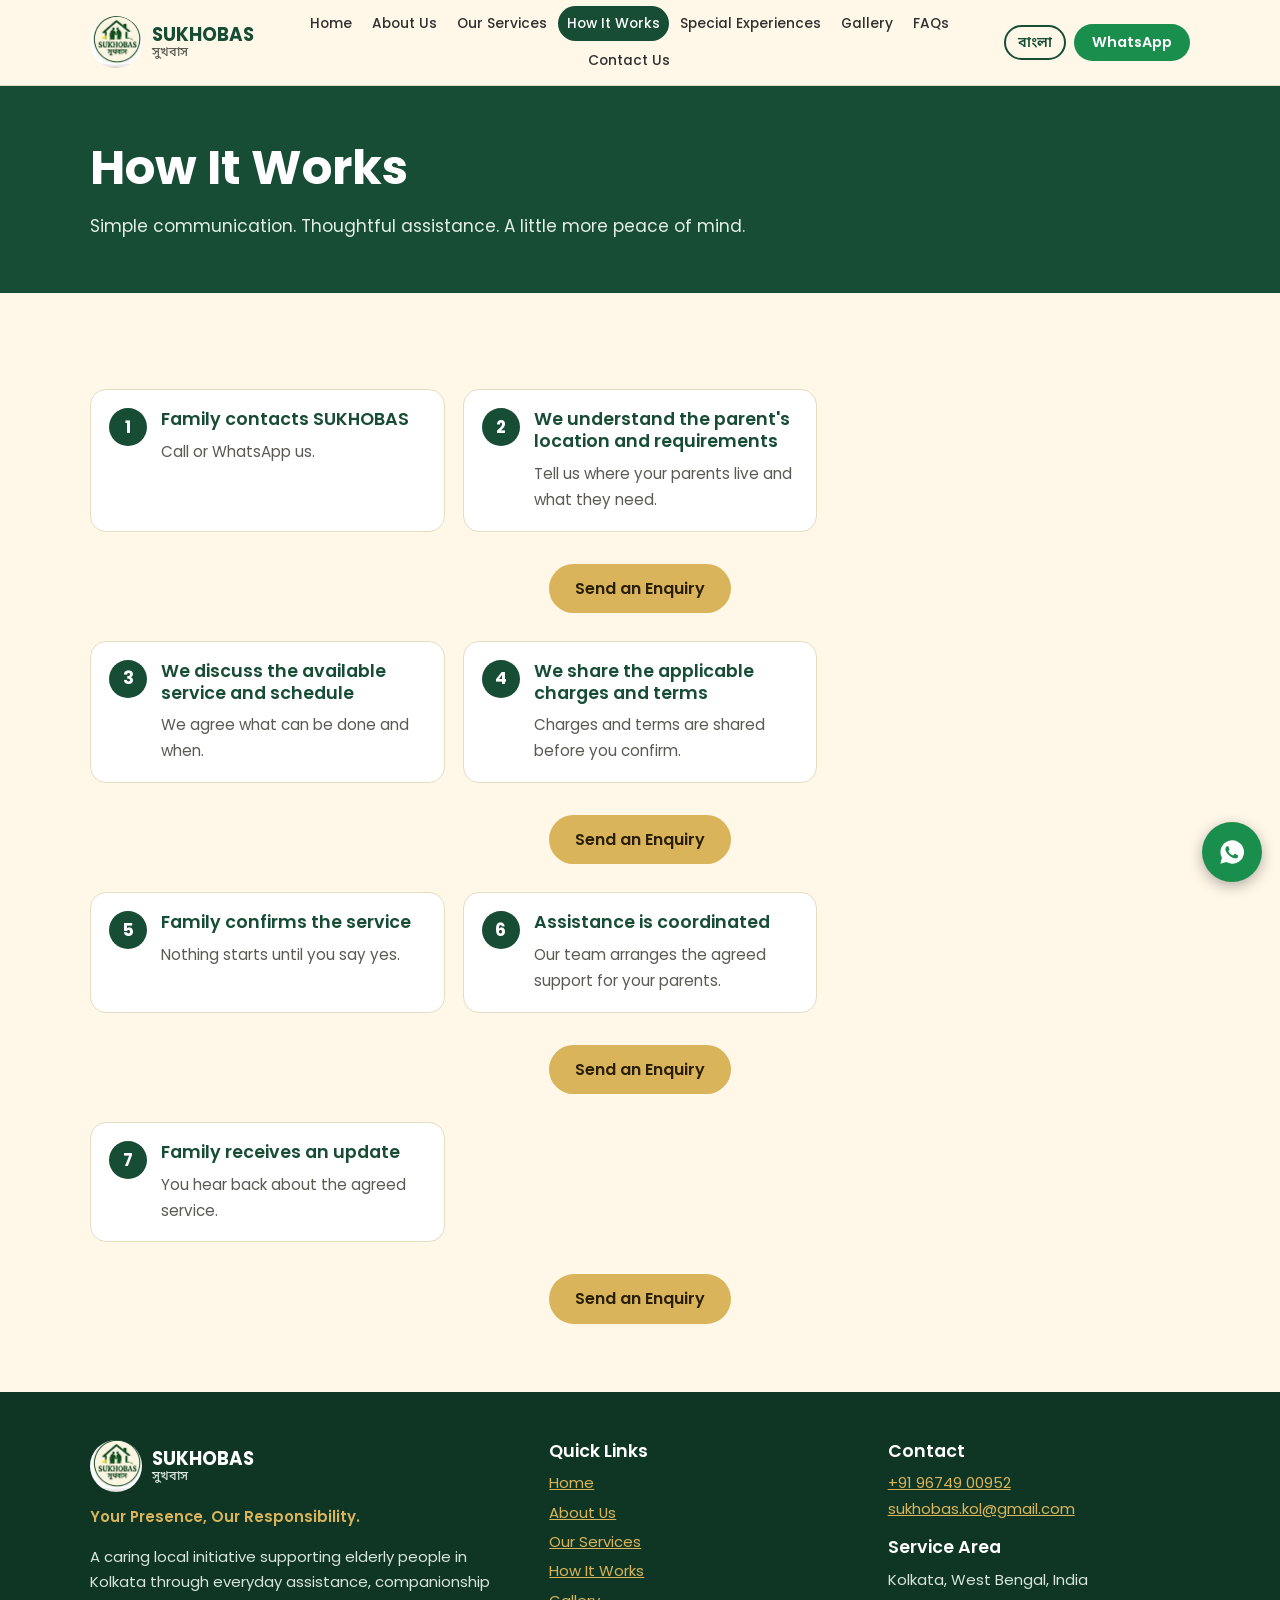
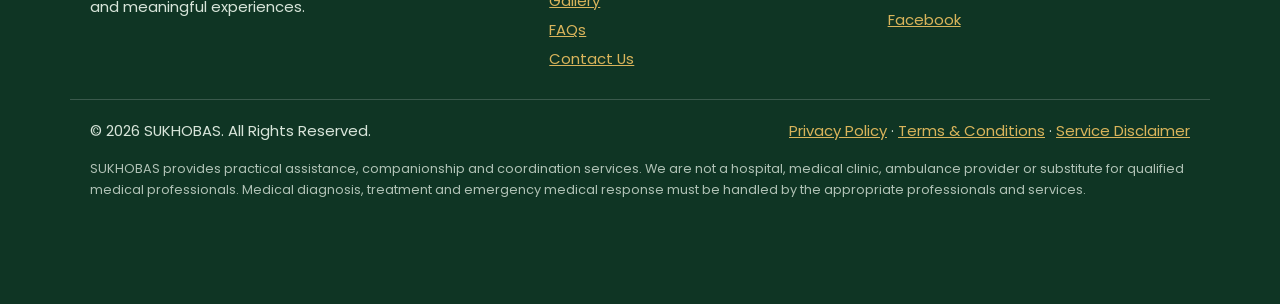
<file: how-it-works.html>
<!DOCTYPE html>
<html lang="en" data-lang="en">
<head>
<meta charset="utf-8">
<meta name="viewport" content="width=device-width, initial-scale=1">
<title>How SUKHOBAS Works</title>
<meta name="description" content="From your first call to updates after the visit, here is how SUKHOBAS arranges assistance for elderly parents in Kolkata.">
<meta property="og:title" content="How SUKHOBAS Works"><meta property="og:description" content="From your first call to updates after the visit, here is how SUKHOBAS arranges assistance for elderly parents in Kolkata."><meta property="og:type" content="website"><meta property="og:image" content="sukhobas-logo.jpg">
<link rel="icon" href="sukhobas-logo.jpg">
<link rel="preconnect" href="https://fonts.googleapis.com"><link rel="preconnect" href="https://fonts.gstatic.com" crossorigin>
<link href="https://fonts.googleapis.com/css2?family=Noto+Sans+Bengali:wght@400;500;600;700&family=Poppins:wght@400;500;600;700&display=swap" rel="stylesheet">
<link rel="stylesheet" href="sukhobas.css">
</head>
<body>
<a class="skip" href="#main">Skip to content</a>
<header class="top"><div class="wrap bar">
<a class="brand" href="index.html"><img src="sukhobas-logo.jpg" alt="SUKHOBAS logo" width="52" height="52"><span>SUKHOBAS<small>সুখবাস</small></span></a>
<button class="menu-btn" id="menuBtn" aria-expanded="false" aria-controls="nav">Menu</button>
<nav id="nav" aria-label="Main"><ul><li><a href="index.html"><span data-l="en">Home</span><span data-l="bn">হোম</span></a></li><li><a href="about.html"><span data-l="en">About Us</span><span data-l="bn">আমাদের কথা</span></a></li><li><a href="services.html"><span data-l="en">Our Services</span><span data-l="bn">পরিষেবা</span></a></li><li><a href="how-it-works.html" aria-current="page"><span data-l="en">How It Works</span><span data-l="bn">কীভাবে কাজ করে</span></a></li><li><a href="special-experiences.html"><span data-l="en">Special Experiences</span><span data-l="bn">বিশেষ অভিজ্ঞতা</span></a></li><li><a href="gallery.html"><span data-l="en">Gallery</span><span data-l="bn">গ্যালারি</span></a></li><li><a href="faq.html"><span data-l="en">FAQs</span><span data-l="bn">প্রশ্নোত্তর</span></a></li><li><a href="contact.html"><span data-l="en">Contact Us</span><span data-l="bn">যোগাযোগ</span></a></li></ul></nav>
<div class="hd-actions"><button class="lang" id="langBtn" type="button" aria-label="Switch language">বাংলা</button><a class="btn btn-wa sm" href="https://wa.me/919674900952?text=Hello%20SUKHOBAS%2C%20I%20would%20like%20to%20enquire%20about%20assistance%20for%20my%20elderly%20parents%20in%20Kolkata.%20Please%20contact%20me.">WhatsApp</a></div>
</div></header>
<main id="main">
<section class="phead"><div class="wrap"><h1><span data-l="en">How It Works</span><span data-l="bn">কীভাবে কাজ করে</span></h1><p>Simple communication. Thoughtful assistance. A little more peace of mind.</p></div></section><section><div class="wrap"><ol class="steps" start="1" style="counter-reset:s 0"><li><h3>Family contacts SUKHOBAS</h3><p>Call or WhatsApp us.</p></li><li><h3>We understand the parent's location and requirements</h3><p>Tell us where your parents live and what they need.</p></li></ol><div class="center"><a class="btn btn-gold" href="contact.html"><span data-l="en">Send an Enquiry</span><span data-l="bn">অনুসন্ধান পাঠান</span></a></div><ol class="steps" start="3" style="counter-reset:s 2"><li><h3>We discuss the available service and schedule</h3><p>We agree what can be done and when.</p></li><li><h3>We share the applicable charges and terms</h3><p>Charges and terms are shared before you confirm.</p></li></ol><div class="center"><a class="btn btn-gold" href="contact.html"><span data-l="en">Send an Enquiry</span><span data-l="bn">অনুসন্ধান পাঠান</span></a></div><ol class="steps" start="5" style="counter-reset:s 4"><li><h3>Family confirms the service</h3><p>Nothing starts until you say yes.</p></li><li><h3>Assistance is coordinated</h3><p>Our team arranges the agreed support for your parents.</p></li></ol><div class="center"><a class="btn btn-gold" href="contact.html"><span data-l="en">Send an Enquiry</span><span data-l="bn">অনুসন্ধান পাঠান</span></a></div><ol class="steps" start="7" style="counter-reset:s 6"><li><h3>Family receives an update</h3><p>You hear back about the agreed service.</p></li></ol><div class="center"><a class="btn btn-gold" href="contact.html"><span data-l="en">Send an Enquiry</span><span data-l="bn">অনুসন্ধান পাঠান</span></a></div></div></section>
</main>
<footer><div class="wrap fgrid">
<div><div class="brand light"><img src="sukhobas-logo.jpg" alt="" width="52" height="52"><span>SUKHOBAS<small>সুখবাস</small></span></div>
<p class="ftag"><span data-l="en">Your Presence, Our Responsibility.</span><span data-l="bn">আপনার অনুপস্থিতিতে, আপনার বাবা-মায়ের পাশে।</span></p>
<p>A caring local initiative supporting elderly people in Kolkata through everyday assistance, companionship and meaningful experiences.</p></div>
<div><h3>Quick Links</h3><ul><li><a href="index.html"><span data-l="en">Home</span><span data-l="bn">হোম</span></a></li><li><a href="about.html"><span data-l="en">About Us</span><span data-l="bn">আমাদের কথা</span></a></li><li><a href="services.html"><span data-l="en">Our Services</span><span data-l="bn">পরিষেবা</span></a></li><li><a href="how-it-works.html"><span data-l="en">How It Works</span><span data-l="bn">কীভাবে কাজ করে</span></a></li><li><a href="gallery.html"><span data-l="en">Gallery</span><span data-l="bn">গ্যালারি</span></a></li><li><a href="faq.html"><span data-l="en">FAQs</span><span data-l="bn">প্রশ্নোত্তর</span></a></li><li><a href="contact.html"><span data-l="en">Contact Us</span><span data-l="bn">যোগাযোগ</span></a></li></ul></div>
<div><h3>Contact</h3><p><a href="tel:+919674900952">+91 96749 00952</a><br><a href="mailto:sukhobas.kol@gmail.com">sukhobas.kol@gmail.com</a></p><h3>Service Area</h3><p>Kolkata, West Bengal, India</p><p><a href="https://www.facebook.com/share/1KeXty8ptK/">Facebook</a></p></div>
</div>
<div class="wrap fbottom"><span>© 2026 SUKHOBAS. All Rights Reserved.</span><span><a href="privacy.html">Privacy Policy</a> · <a href="terms.html">Terms &amp; Conditions</a> · <a href="disclaimer.html">Service Disclaimer</a></span></div>
<div class="wrap"><p class="fine">SUKHOBAS provides practical assistance, companionship and coordination services. We are not a hospital, medical clinic, ambulance provider or substitute for qualified medical professionals. Medical diagnosis, treatment and emergency medical response must be handled by the appropriate professionals and services.</p></div>
</footer>
<a class="fab" href="https://wa.me/919674900952?text=Hello%20SUKHOBAS%2C%20I%20would%20like%20to%20enquire%20about%20assistance%20for%20my%20elderly%20parents%20in%20Kolkata.%20Please%20contact%20me." aria-label="Chat with SUKHOBAS on WhatsApp"><svg width="28" height="28" viewBox="0 0 24 24" fill="currentColor"><path d="M12 2a10 10 0 0 0-8.6 15L2 22l5.2-1.4A10 10 0 1 0 12 2zm5.2 14.2c-.2.6-1.3 1.2-1.8 1.2-.5.1-1 .2-3.3-.7-2.8-1.2-4.6-4-4.7-4.2-.1-.2-1.1-1.5-1.1-2.8s.7-2 .9-2.3c.2-.2.5-.3.7-.3h.5c.2 0 .4 0 .6.5l.8 2c.1.2.1.3 0 .5l-.3.5-.4.4c-.1.2-.3.3-.1.6.2.3.7 1.2 1.5 1.9 1 .9 1.900 1.200 2.200 1.300.3.1.4.1.6-.1l.8-1c.2-.2.3-.2.6-.1l1.900.9c.3.1.5.2.5.3.1.2.1.8-.1 1.400z"/></svg></a>
<script src="sukhobas-photos.js"></script><script src="sukhobas.js"></script>
</body>
</html>
</file>
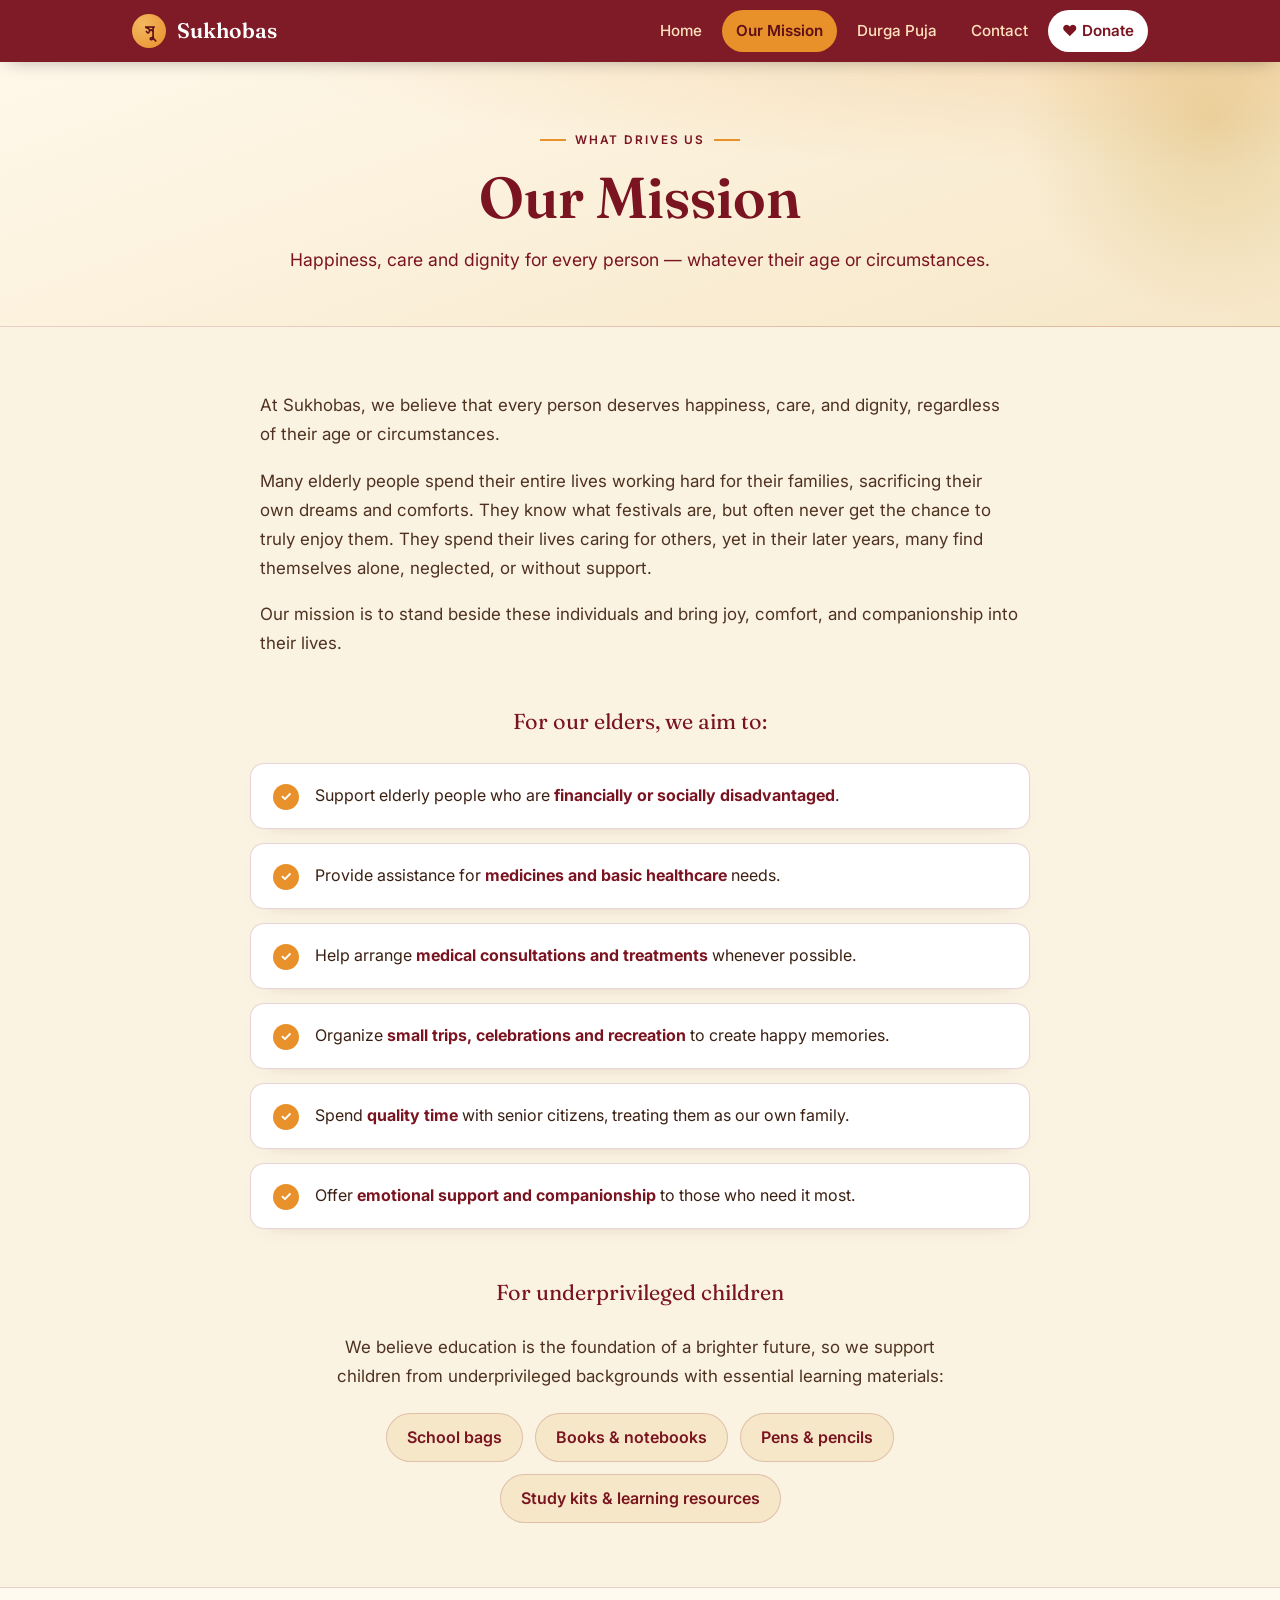
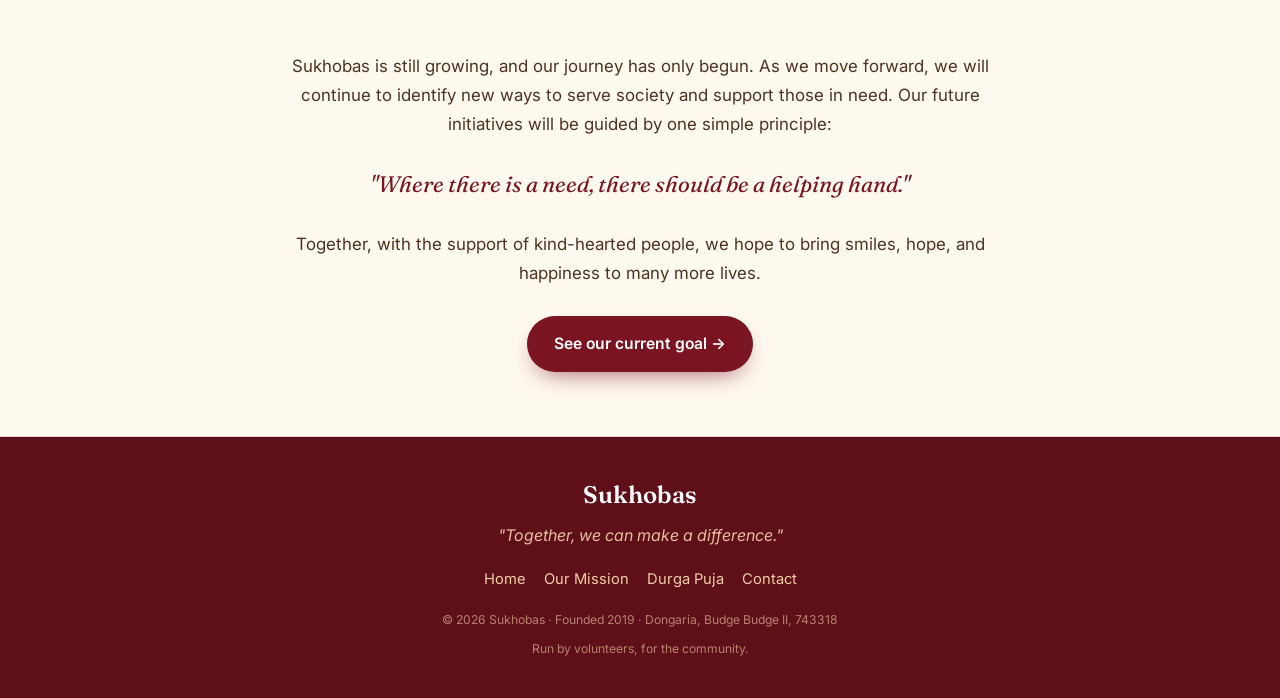
<file: mission.html>
<!DOCTYPE html>
<html lang="en">
<head>
<meta charset="UTF-8">
<meta name="viewport" content="width=device-width, initial-scale=1.0">
<title>Our Mission — Sukhobas</title>
<meta name="description" content="Sukhobas stands beside elders and underprivileged children — bringing joy, healthcare support, companionship and education.">
<link rel="preconnect" href="https://fonts.googleapis.com">
<link rel="preconnect" href="https://fonts.gstatic.com" crossorigin>
<link href="https://fonts.googleapis.com/css2?family=Fraunces:opsz,wght@9..144,400;9..144,500;9..144,600;9..144,700&family=Inter:wght@400;500;600&family=Noto+Sans+Bengali:wght@400;500;600&display=swap" rel="stylesheet">
<style>
/* ===== Sukhobas — shared styles ===== */
:root{
  --ink:#3a1f12;
  --deep:#7a1420;
  --deep-2:#5e0f18;
  --marigold:#e8902a;
  --marigold-soft:#f4b860;
  --gold:#c8962a;
  --cream:#fbf3e2;
  --cream-2:#f6e7c8;
  --paper:#fffaf0;
  --line:rgba(122,20,32,.18);
  --shadow:0 18px 50px -20px rgba(94,15,24,.45);
}
*{box-sizing:border-box;margin:0;padding:0}
html{scroll-behavior:smooth}
body{
  font-family:'Inter',sans-serif;color:var(--ink);background:var(--cream);
  line-height:1.7;-webkit-font-smoothing:antialiased;overflow-x:hidden;
}
h1,h2,h3,h4{font-family:'Fraunces',serif;line-height:1.12;font-weight:600}
a{color:inherit}
img{max-width:100%;display:block}
.wrap{max-width:1060px;margin:0 auto;padding:0 22px}
.bn{font-family:'Noto Sans Bengali',sans-serif}

/* ---- nav ---- */
.nav{
  position:sticky;top:0;z-index:50;background:rgba(123,20,32,.97);
  backdrop-filter:blur(6px);color:#ffe7c2;
  box-shadow:0 4px 20px -8px rgba(0,0,0,.4);
}
.nav-in{display:flex;align-items:center;justify-content:space-between;height:62px}
.logo{display:flex;align-items:center;gap:11px;text-decoration:none}
.logo .mark{
  width:34px;height:34px;border-radius:50%;flex:none;
  background:radial-gradient(circle at 30% 30%,var(--marigold-soft),var(--marigold));
  display:grid;place-content:center;color:#5e0f18;font-family:'Fraunces',serif;font-weight:700;font-size:1.1rem;
}
.logo .name{font-family:'Fraunces',serif;font-weight:600;font-size:1.32rem;color:#fff}
.nav-links{display:flex;gap:6px;align-items:center}
.nav-links a{
  text-decoration:none;color:#ffe2bd;font-weight:500;font-size:.95rem;
  padding:8px 14px;border-radius:999px;transition:background .15s,color .15s;
}
.nav-links a:hover{background:rgba(255,255,255,.12);color:#fff}
.nav-links a.active{background:var(--marigold);color:#5e0f18;font-weight:600}
.nav-links a.cta{background:#fff;color:var(--deep);font-weight:600}
.nav-links a.cta:hover{background:var(--marigold-soft);color:#5e0f18}
.burger{display:none;background:none;border:none;color:#fff;font-size:1.6rem;cursor:pointer}

/* ---- buttons ---- */
.btn{display:inline-flex;align-items:center;gap:9px;padding:14px 26px;border-radius:999px;
  font-weight:600;font-size:.98rem;text-decoration:none;border:1.5px solid transparent;cursor:pointer;
  transition:transform .15s ease,box-shadow .15s ease;font-family:'Inter',sans-serif}
.btn-primary{background:var(--deep);color:#fff;box-shadow:0 10px 24px -10px rgba(122,20,32,.7)}
.btn-primary:hover{transform:translateY(-2px);box-shadow:0 16px 30px -12px rgba(122,20,32,.8)}
.btn-gold{background:var(--marigold);color:#fff;box-shadow:0 10px 24px -10px rgba(232,144,42,.8)}
.btn-gold:hover{transform:translateY(-2px)}
.btn-ghost{background:transparent;border-color:var(--deep);color:var(--deep)}
.btn-ghost:hover{background:rgba(122,20,32,.07)}

/* ---- page hero ---- */
.phero{
  background:radial-gradient(120% 90% at 85% -10%,rgba(232,144,42,.20),transparent 55%),
    linear-gradient(160deg,#fff8ea,var(--cream-2));
  padding:60px 0 52px;border-bottom:1px solid var(--line);text-align:center;position:relative;overflow:hidden;
}
.phero::before{content:"";position:absolute;top:-150px;right:-140px;width:420px;height:420px;
  background:radial-gradient(circle,rgba(200,150,42,.28),transparent 65%);border-radius:50%}
.eyebrow{display:inline-flex;align-items:center;gap:9px;color:var(--deep);font-weight:600;
  letter-spacing:.16em;text-transform:uppercase;font-size:.74rem;margin-bottom:16px}
.eyebrow::before,.eyebrow::after{content:"";width:26px;height:2px;background:var(--marigold)}
.phero h1{font-size:clamp(2.2rem,5.5vw,3.6rem);color:var(--deep);position:relative;z-index:2}
.phero .tag{margin-top:14px;font-size:1.1rem;color:#7a1420;position:relative;z-index:2}
.phero .tag.bn{font-size:1.25rem;font-weight:500}

/* ---- sections ---- */
section{padding:64px 0}
.sec-head{text-align:center;max-width:680px;margin:0 auto 42px}
.sec-head .eyebrow{justify-content:center}
.sec-head h2{font-size:clamp(1.8rem,4vw,2.5rem);color:var(--deep)}
.sec-head p{margin-top:12px;color:#6a4226}
.prose{max-width:760px;margin:0 auto;font-size:1.06rem;color:#4f3120}
.prose p{margin-bottom:18px}
.prose .pull{font-family:'Fraunces',serif;font-style:italic;font-size:1.4rem;color:var(--deep);
  text-align:center;margin:30px 0;line-height:1.4}
.alt{background:var(--paper);border-top:1px solid var(--line);border-bottom:1px solid var(--line)}

/* ---- volunteers ---- */
.vol-grid{display:grid;grid-template-columns:repeat(3,1fr);gap:22px;margin-top:8px}
.vol{background:linear-gradient(180deg,#fff,#fff8ec);border:1px solid var(--line);border-radius:18px;
  padding:30px 26px;box-shadow:0 12px 34px -24px rgba(94,15,24,.5)}
.vol .av{width:60px;height:60px;border-radius:50%;background:var(--deep);color:#fff;
  display:grid;place-content:center;font-family:'Fraunces',serif;font-size:1.4rem;font-weight:600;margin-bottom:16px}
.vol h3{font-size:1.2rem;color:var(--deep)}
.vol .ph{font-size:.9rem;color:var(--marigold);font-weight:600;margin:2px 0 12px}
.vol p{font-size:.95rem;color:#6a4226}

/* ---- mission list ---- */
.mlist{max-width:780px;margin:0 auto;list-style:none;display:grid;gap:14px}
.mlist li{display:grid;grid-template-columns:auto 1fr;gap:16px;align-items:flex-start;
  background:#fff;border:1px solid var(--line);border-radius:14px;padding:18px 22px;
  box-shadow:0 8px 22px -20px rgba(94,15,24,.5)}
.mlist .tick{flex:none;width:26px;height:26px;border-radius:50%;background:var(--marigold);
  color:#fff;display:grid;place-content:center;font-size:.85rem;font-weight:700;margin-top:2px}
.mlist b{color:var(--deep)}
.subhead{font-family:'Fraunces',serif;color:var(--deep);font-size:1.35rem;text-align:center;margin:46px 0 22px}

/* ---- supplies chips ---- */
.chips{display:flex;flex-wrap:wrap;gap:12px;justify-content:center;max-width:620px;margin:0 auto}
.chips span{background:var(--cream-2);border:1px solid var(--line);border-radius:999px;
  padding:10px 20px;font-weight:600;color:var(--deep)}

/* ---- goal / event card ---- */
.goals{display:grid;grid-template-columns:1fr;gap:0;max-width:820px;margin:0 auto}
.goal-card{display:grid;grid-template-columns:130px 1fr;gap:0;background:#fff;border:1px solid var(--line);
  border-radius:18px;overflow:hidden;box-shadow:var(--shadow)}
.goal-card .badge{background:linear-gradient(160deg,var(--deep),var(--deep-2));color:#ffe7c2;
  display:grid;place-content:center;text-align:center;padding:20px;gap:4px}
.goal-card .badge .big{font-family:'Fraunces',serif;font-size:1.7rem;color:#fff;font-weight:700;line-height:1}
.goal-card .body{padding:26px 28px}
.goal-card .body span.live{display:inline-block;background:#1c7c3c;color:#fff;font-size:.7rem;
  letter-spacing:.12em;text-transform:uppercase;font-weight:700;padding:4px 12px;border-radius:999px;margin-bottom:10px}
.goal-card .body h3{color:var(--deep);font-size:1.5rem;margin-bottom:8px}
.goal-card .body p{color:#6a4226;margin-bottom:16px}

/* ---- contact + form ---- */
.contact-grid{display:grid;grid-template-columns:1fr 1fr;gap:36px;align-items:start}
.info-card,.form-card{background:var(--paper);border:1px solid var(--line);border-radius:20px;
  padding:34px 30px;box-shadow:0 14px 40px -26px rgba(94,15,24,.5)}
.info-row{display:flex;gap:15px;align-items:flex-start;padding:16px 0;border-bottom:1px dashed var(--line)}
.info-row:last-child{border-bottom:none}
.info-row .ic{flex:none;width:42px;height:42px;border-radius:50%;background:var(--deep);color:#fff;
  display:grid;place-content:center;font-size:1.15rem}
.info-row .k{font-size:.72rem;letter-spacing:.13em;text-transform:uppercase;color:var(--marigold);font-weight:600}
.info-row .v{font-size:1.12rem;font-weight:600;color:var(--deep);font-family:'Fraunces',serif}
.info-row a{text-decoration:none}
.qr-box{text-align:center;margin-top:22px}
.qr-box img{max-width:230px;margin:0 auto;border:6px solid #fff;border-radius:14px;box-shadow:0 12px 30px -16px rgba(0,0,0,.4)}
.qr-box .cap{font-size:.86rem;color:#7a5436;margin-top:10px}

.form-card h3{color:var(--deep);font-size:1.5rem;margin-bottom:6px}
.form-card .sub{font-size:.95rem;color:#6a4226;margin-bottom:22px}
.field{margin-bottom:18px}
.field label{display:block;font-size:.8rem;letter-spacing:.05em;text-transform:uppercase;
  font-weight:600;color:var(--deep);margin-bottom:7px}
.field input,.field select{width:100%;padding:13px 15px;border:1.5px solid var(--line);border-radius:12px;
  font-size:1rem;font-family:'Inter',sans-serif;background:#fff;color:var(--ink);transition:border-color .15s}
.field input:focus,.field select:focus{outline:none;border-color:var(--marigold)}
.form-card .btn{width:100%;justify-content:center;margin-top:6px}
.form-note{font-size:.82rem;color:#7a5436;margin-top:14px;text-align:center}
.thanks{display:none;background:#eaf7ee;border:1px solid #bfe3c9;color:#1c5e30;
  border-radius:12px;padding:16px;text-align:center;font-weight:600;margin-top:14px}

/* ---- join band ---- */
.band{background:radial-gradient(100% 130% at 0% 0%,rgba(232,144,42,.18),transparent 50%),
  linear-gradient(160deg,#6e1019,#480b12);color:#fdeccf;text-align:center}
.band h2{color:#fff;font-size:clamp(1.8rem,4vw,2.5rem)}
.band p{max-width:620px;margin:14px auto 26px;color:#f3d6ad}

/* ---- footer ---- */
footer{background:var(--deep-2);color:#f1cfa6;text-align:center;padding:38px 18px}
footer .brand{font-family:'Fraunces',serif;font-size:1.5rem;color:#fff;font-weight:600}
footer .quote{font-style:italic;margin-top:6px;opacity:.92}
footer .fnav{display:flex;gap:18px;justify-content:center;margin:18px 0;flex-wrap:wrap}
footer .fnav a{text-decoration:none;color:#f1cfa6;font-size:.92rem}
footer .fnav a:hover{color:#fff}
footer .small{margin-top:8px;font-size:.76rem;opacity:.6}

/* ---- reveal ---- */
.reveal{opacity:0;transform:translateY(20px);transition:opacity .6s ease,transform .6s ease}
.reveal.in{opacity:1;transform:none}
@media (prefers-reduced-motion:reduce){.reveal{opacity:1;transform:none;transition:none}}

/* ---- responsive ---- */
@media(max-width:820px){
  .vol-grid{grid-template-columns:1fr}
  .contact-grid{grid-template-columns:1fr;gap:26px}
  .goal-card{grid-template-columns:1fr}
  .goal-card .badge{flex-direction:row;gap:10px;padding:16px}
  section{padding:50px 0}
  .nav-links{position:fixed;top:62px;left:0;right:0;background:var(--deep);flex-direction:column;
    gap:0;padding:8px 0;display:none;box-shadow:0 16px 30px -12px rgba(0,0,0,.5)}
  .nav-links.open{display:flex}
  .nav-links a{border-radius:0;padding:13px 22px;width:100%}
  .burger{display:block}
}


</style>
</head>
<body>
<nav class="nav"><div class="wrap nav-in"><a class="logo" href="index.html"><span class="mark">সু</span><span class="name">Sukhobas</span></a><button class="burger" aria-label="Menu" onclick="document.getElementById('nl').classList.toggle('open')">&#9776;</button><div class="nav-links" id="nl"><a href="index.html" class="">Home</a><a href="mission.html" class="active">Our Mission</a><a href="durga-puja.html" class="">Durga Puja</a><a href="contact.html" class="">Contact</a><a href="contact.html#donate" class="cta">&#10084; Donate</a></div></div></nav>
<header class="phero"><div class="wrap">
  <div class="eyebrow">What drives us</div><h1>Our Mission</h1>
  <p class="tag">Happiness, care and dignity for every person &mdash; whatever their age or circumstances.</p>
</div></header>

<section><div class="wrap">
  <div class="prose reveal">
    <p>At Sukhobas, we believe that every person deserves happiness, care, and dignity, regardless of their age or circumstances.</p>
    <p>Many elderly people spend their entire lives working hard for their families, sacrificing their own dreams and comforts. They know what festivals are, but often never get the chance to truly enjoy them. They spend their lives caring for others, yet in their later years, many find themselves alone, neglected, or without support.</p>
    <p>Our mission is to stand beside these individuals and bring joy, comfort, and companionship into their lives.</p>
  </div>
  <div class="subhead reveal">For our elders, we aim to:</div>
  <ul class="mlist reveal">
    <li><span class="tick">&#10003;</span><div>Support elderly people who are <b>financially or socially disadvantaged</b>.</div></li>
    <li><span class="tick">&#10003;</span><div>Provide assistance for <b>medicines and basic healthcare</b> needs.</div></li>
    <li><span class="tick">&#10003;</span><div>Help arrange <b>medical consultations and treatments</b> whenever possible.</div></li>
    <li><span class="tick">&#10003;</span><div>Organize <b>small trips, celebrations and recreation</b> to create happy memories.</div></li>
    <li><span class="tick">&#10003;</span><div>Spend <b>quality time</b> with senior citizens, treating them as our own family.</div></li>
    <li><span class="tick">&#10003;</span><div>Offer <b>emotional support and companionship</b> to those who need it most.</div></li>
  </ul>
  <div class="subhead reveal">For underprivileged children</div>
  <p class="prose reveal" style="text-align:center;max-width:620px">We believe education is the foundation of a brighter future, so we support children from underprivileged backgrounds with essential learning materials:</p>
  <div class="chips reveal" style="margin-top:22px">
    <span>School bags</span><span>Books &amp; notebooks</span><span>Pens &amp; pencils</span><span>Study kits &amp; learning resources</span>
  </div>
</div></section>

<section class="alt"><div class="wrap prose reveal" style="text-align:center">
  <p>Sukhobas is still growing, and our journey has only begun. As we move forward, we will continue to identify new ways to serve society and support those in need. Our future initiatives will be guided by one simple principle:</p>
  <p class="pull">"Where there is a need, there should be a helping hand."</p>
  <p>Together, with the support of kind-hearted people, we hope to bring smiles, hope, and happiness to many more lives.</p>
  <a class="btn btn-primary" href="durga-puja.html" style="margin-top:10px">See our current goal &rarr;</a>
</div></section>
<footer>
  <div class="brand">Sukhobas</div>
  <div class="quote">"Together, we can make a difference."</div>
  <div class="fnav">
    <a href="index.html">Home</a><a href="mission.html">Our Mission</a>
    <a href="durga-puja.html">Durga Puja</a><a href="contact.html">Contact</a>
  </div>
  <div class="small">&copy; 2026 Sukhobas &middot; Founded 2019 &middot; Dongaria, Budge Budge II, 743318</div>
  <div class="small">Run by volunteers, for the community.</div>
</footer>
<script>
  const io=new IntersectionObserver((e)=>{e.forEach(x=>{if(x.isIntersecting){x.target.classList.add('in');io.unobserve(x.target);}})},{threshold:.1});
  document.querySelectorAll('.reveal').forEach(el=>io.observe(el));
  const b=document.querySelector('.burger');
</script>
</body></html>
</file>
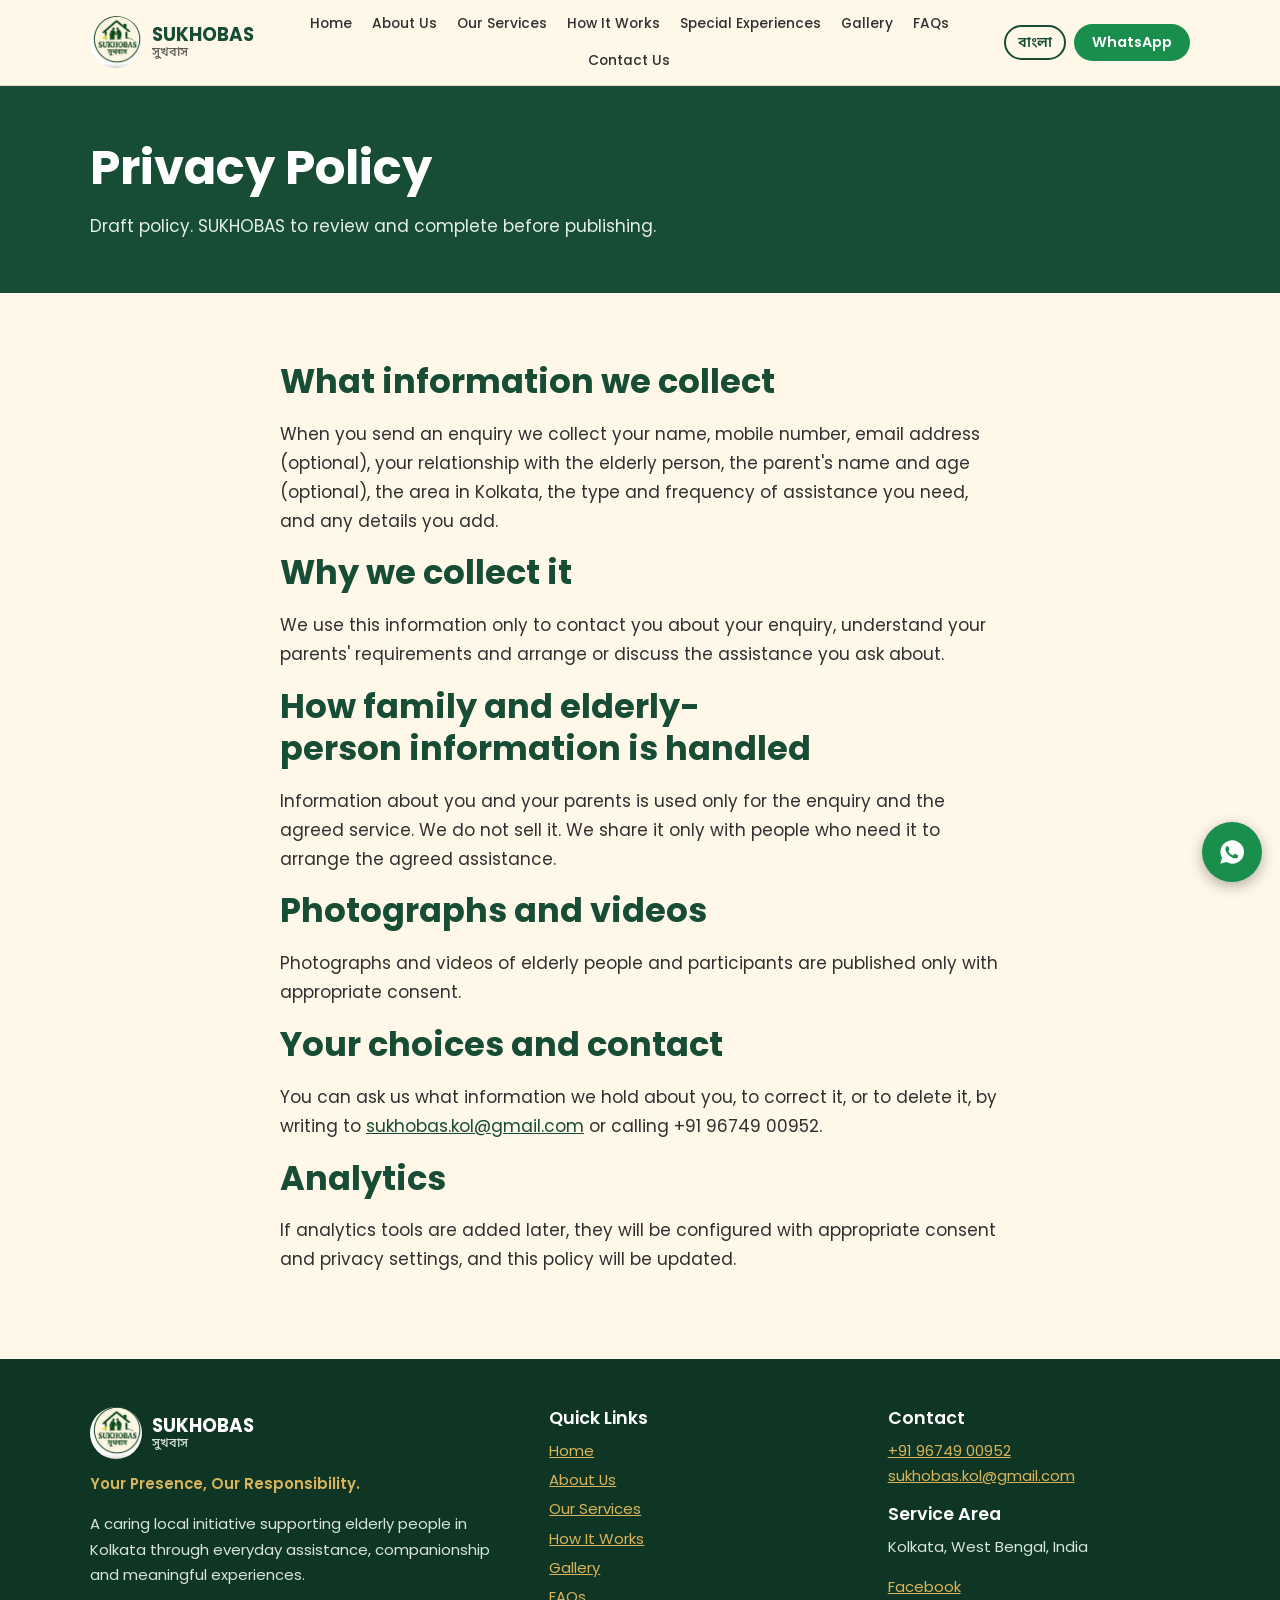
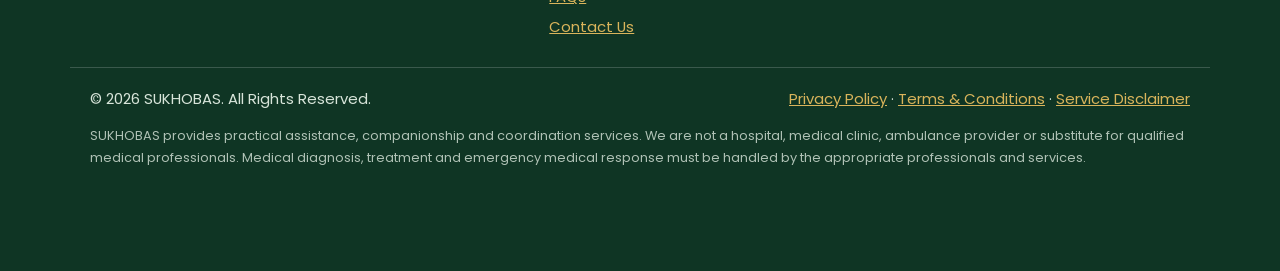
<file: privacy.html>
<!DOCTYPE html>
<html lang="en" data-lang="en">
<head>
<meta charset="utf-8">
<meta name="viewport" content="width=device-width, initial-scale=1">
<title>Privacy Policy – SUKHOBAS</title>
<meta name="description" content="Privacy Policy for the SUKHOBAS website.">
<meta property="og:title" content="Privacy Policy – SUKHOBAS"><meta property="og:description" content="Privacy Policy for the SUKHOBAS website."><meta property="og:type" content="website"><meta property="og:image" content="sukhobas-logo.jpg">
<link rel="icon" href="sukhobas-logo.jpg">
<link rel="preconnect" href="https://fonts.googleapis.com"><link rel="preconnect" href="https://fonts.gstatic.com" crossorigin>
<link href="https://fonts.googleapis.com/css2?family=Noto+Sans+Bengali:wght@400;500;600;700&family=Poppins:wght@400;500;600;700&display=swap" rel="stylesheet">
<link rel="stylesheet" href="sukhobas.css">
</head>
<body>
<a class="skip" href="#main">Skip to content</a>
<header class="top"><div class="wrap bar">
<a class="brand" href="index.html"><img src="sukhobas-logo.jpg" alt="SUKHOBAS logo" width="52" height="52"><span>SUKHOBAS<small>সুখবাস</small></span></a>
<button class="menu-btn" id="menuBtn" aria-expanded="false" aria-controls="nav">Menu</button>
<nav id="nav" aria-label="Main"><ul><li><a href="index.html"><span data-l="en">Home</span><span data-l="bn">হোম</span></a></li><li><a href="about.html"><span data-l="en">About Us</span><span data-l="bn">আমাদের কথা</span></a></li><li><a href="services.html"><span data-l="en">Our Services</span><span data-l="bn">পরিষেবা</span></a></li><li><a href="how-it-works.html"><span data-l="en">How It Works</span><span data-l="bn">কীভাবে কাজ করে</span></a></li><li><a href="special-experiences.html"><span data-l="en">Special Experiences</span><span data-l="bn">বিশেষ অভিজ্ঞতা</span></a></li><li><a href="gallery.html"><span data-l="en">Gallery</span><span data-l="bn">গ্যালারি</span></a></li><li><a href="faq.html"><span data-l="en">FAQs</span><span data-l="bn">প্রশ্নোত্তর</span></a></li><li><a href="contact.html"><span data-l="en">Contact Us</span><span data-l="bn">যোগাযোগ</span></a></li></ul></nav>
<div class="hd-actions"><button class="lang" id="langBtn" type="button" aria-label="Switch language">বাংলা</button><a class="btn btn-wa sm" href="https://wa.me/919674900952?text=Hello%20SUKHOBAS%2C%20I%20would%20like%20to%20enquire%20about%20assistance%20for%20my%20elderly%20parents%20in%20Kolkata.%20Please%20contact%20me.">WhatsApp</a></div>
</div></header>
<main id="main">
<section class="phead"><div class="wrap"><h1>Privacy Policy</h1><p>Draft policy. SUKHOBAS to review and complete before publishing.</p></div></section><section><div class="wrap prose"><h2>What information we collect</h2><p>When you send an enquiry we collect your name, mobile number, email address (optional), your relationship with the elderly person, the parent's name and age (optional), the area in Kolkata, the type and frequency of assistance you need, and any details you add.</p><h2>Why we collect it</h2><p>We use this information only to contact you about your enquiry, understand your parents' requirements and arrange or discuss the assistance you ask about.</p><h2>How family and elderly-person information is handled</h2><p>Information about you and your parents is used only for the enquiry and the agreed service. We do not sell it. We share it only with people who need it to arrange the agreed assistance.</p><h2>Photographs and videos</h2><p>Photographs and videos of elderly people and participants are published only with appropriate consent.</p><h2>Your choices and contact</h2><p>You can ask us what information we hold about you, to correct it, or to delete it, by writing to <a href="mailto:sukhobas.kol@gmail.com">sukhobas.kol@gmail.com</a> or calling +91 96749 00952.</p><h2>Analytics</h2><p>If analytics tools are added later, they will be configured with appropriate consent and privacy settings, and this policy will be updated.</p></div></section>
</main>
<footer><div class="wrap fgrid">
<div><div class="brand light"><img src="sukhobas-logo.jpg" alt="" width="52" height="52"><span>SUKHOBAS<small>সুখবাস</small></span></div>
<p class="ftag"><span data-l="en">Your Presence, Our Responsibility.</span><span data-l="bn">আপনার অনুপস্থিতিতে, আপনার বাবা-মায়ের পাশে।</span></p>
<p>A caring local initiative supporting elderly people in Kolkata through everyday assistance, companionship and meaningful experiences.</p></div>
<div><h3>Quick Links</h3><ul><li><a href="index.html"><span data-l="en">Home</span><span data-l="bn">হোম</span></a></li><li><a href="about.html"><span data-l="en">About Us</span><span data-l="bn">আমাদের কথা</span></a></li><li><a href="services.html"><span data-l="en">Our Services</span><span data-l="bn">পরিষেবা</span></a></li><li><a href="how-it-works.html"><span data-l="en">How It Works</span><span data-l="bn">কীভাবে কাজ করে</span></a></li><li><a href="gallery.html"><span data-l="en">Gallery</span><span data-l="bn">গ্যালারি</span></a></li><li><a href="faq.html"><span data-l="en">FAQs</span><span data-l="bn">প্রশ্নোত্তর</span></a></li><li><a href="contact.html"><span data-l="en">Contact Us</span><span data-l="bn">যোগাযোগ</span></a></li></ul></div>
<div><h3>Contact</h3><p><a href="tel:+919674900952">+91 96749 00952</a><br><a href="mailto:sukhobas.kol@gmail.com">sukhobas.kol@gmail.com</a></p><h3>Service Area</h3><p>Kolkata, West Bengal, India</p><p><a href="https://www.facebook.com/share/1KeXty8ptK/">Facebook</a></p></div>
</div>
<div class="wrap fbottom"><span>© 2026 SUKHOBAS. All Rights Reserved.</span><span><a href="privacy.html">Privacy Policy</a> · <a href="terms.html">Terms &amp; Conditions</a> · <a href="disclaimer.html">Service Disclaimer</a></span></div>
<div class="wrap"><p class="fine">SUKHOBAS provides practical assistance, companionship and coordination services. We are not a hospital, medical clinic, ambulance provider or substitute for qualified medical professionals. Medical diagnosis, treatment and emergency medical response must be handled by the appropriate professionals and services.</p></div>
</footer>
<a class="fab" href="https://wa.me/919674900952?text=Hello%20SUKHOBAS%2C%20I%20would%20like%20to%20enquire%20about%20assistance%20for%20my%20elderly%20parents%20in%20Kolkata.%20Please%20contact%20me." aria-label="Chat with SUKHOBAS on WhatsApp"><svg width="28" height="28" viewBox="0 0 24 24" fill="currentColor"><path d="M12 2a10 10 0 0 0-8.6 15L2 22l5.2-1.4A10 10 0 1 0 12 2zm5.2 14.2c-.2.6-1.3 1.2-1.8 1.2-.5.1-1 .2-3.3-.7-2.8-1.2-4.6-4-4.7-4.2-.1-.2-1.1-1.5-1.1-2.8s.7-2 .9-2.3c.2-.2.5-.3.7-.3h.5c.2 0 .4 0 .6.5l.8 2c.1.2.1.3 0 .5l-.3.5-.4.4c-.1.2-.3.3-.1.6.2.3.7 1.2 1.5 1.9 1 .9 1.900 1.200 2.200 1.300.3.1.4.1.6-.1l.8-1c.2-.2.3-.2.6-.1l1.900.9c.3.1.5.2.5.3.1.2.1.8-.1 1.400z"/></svg></a>
<script src="sukhobas-photos.js"></script><script src="sukhobas.js"></script>
</body>
</html>
</file>
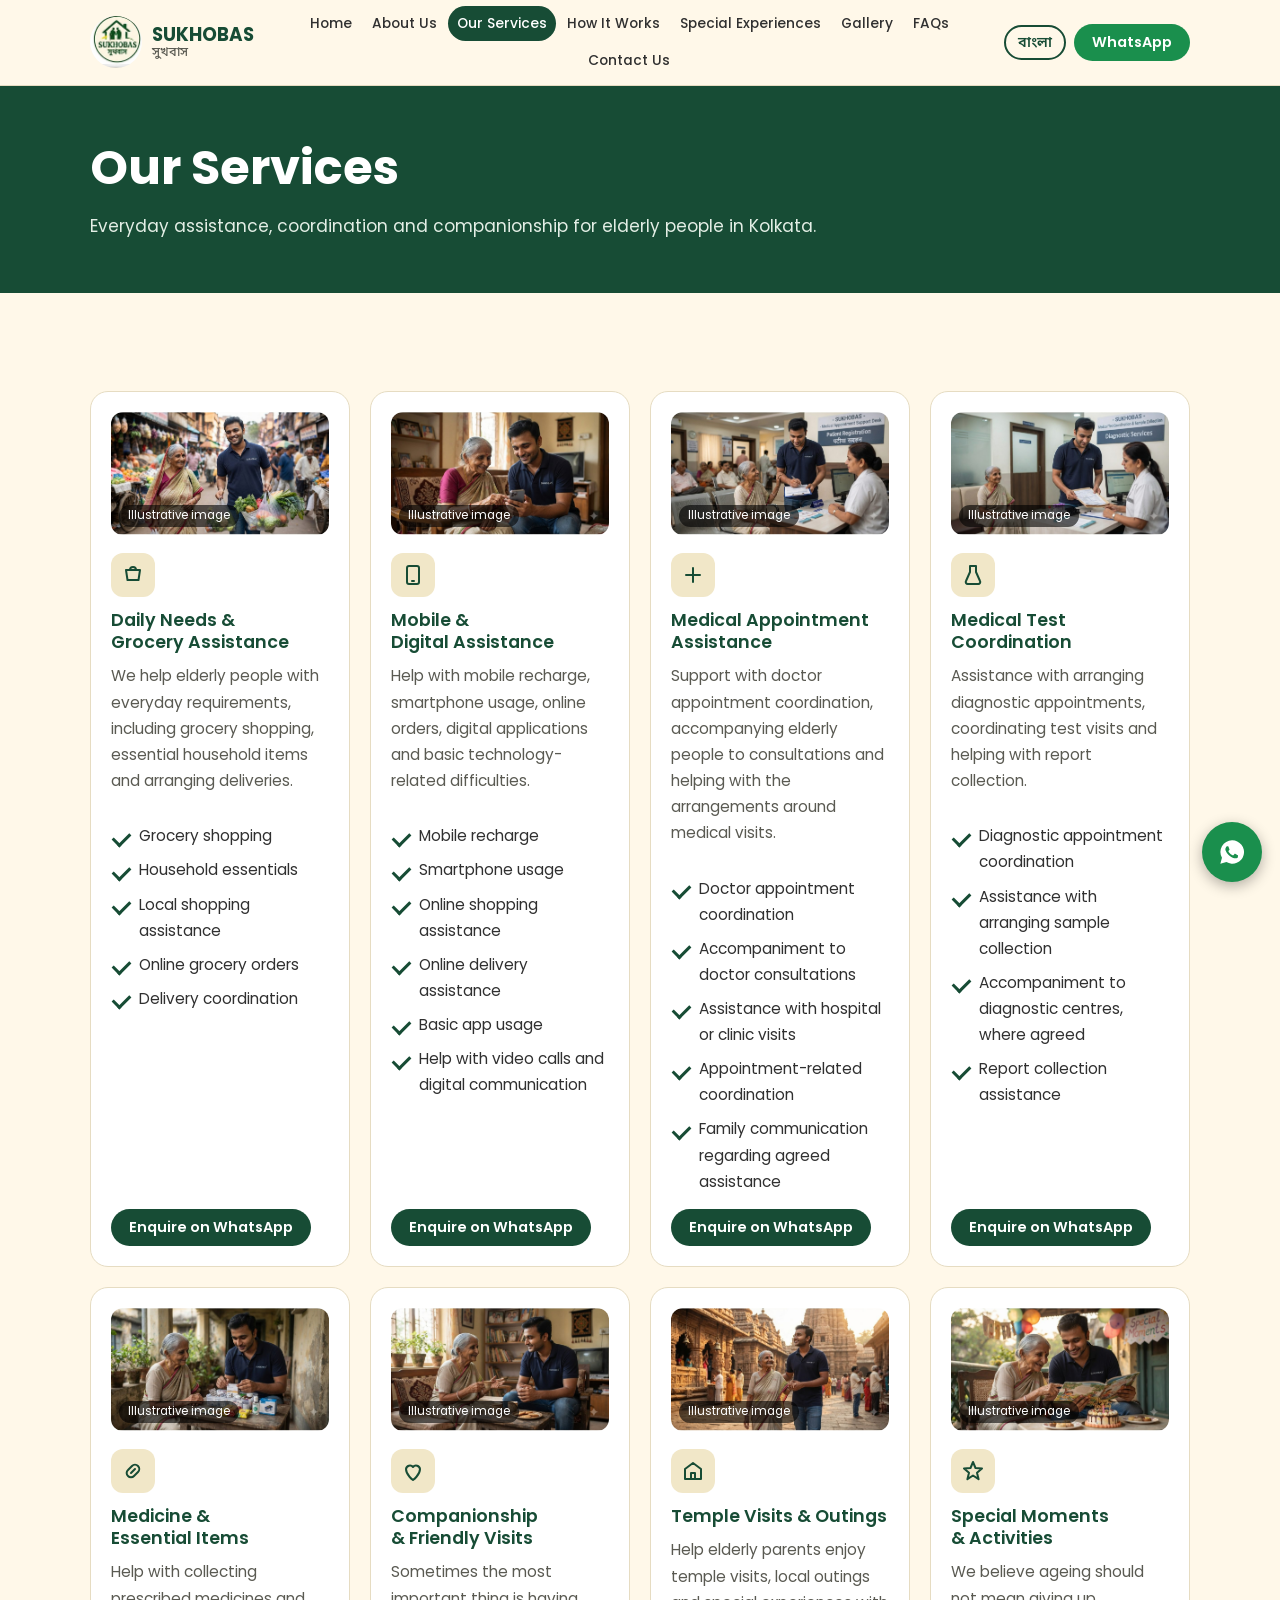
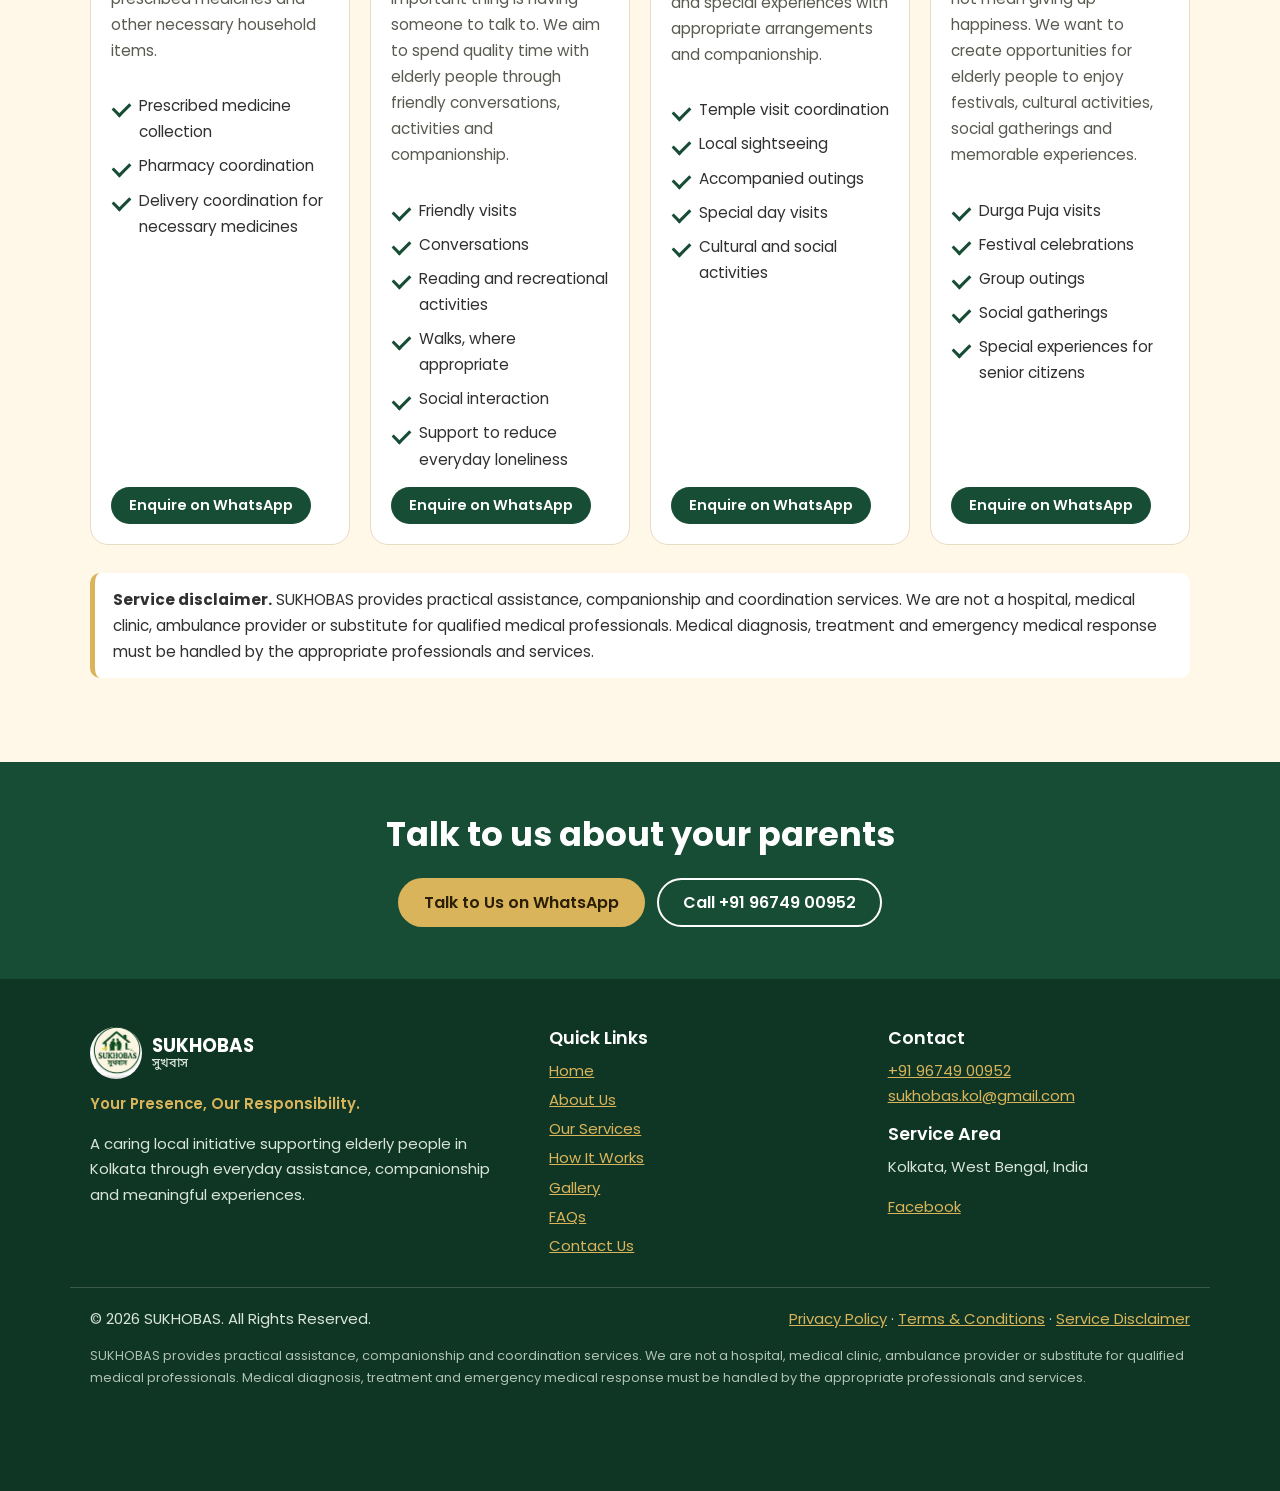
<file: services.html>
<!DOCTYPE html>
<html lang="en" data-lang="en">
<head>
<meta charset="utf-8">
<meta name="viewport" content="width=device-width, initial-scale=1">
<title>Our Services – SUKHOBAS Kolkata</title>
<meta name="description" content="Grocery help, mobile and digital support, doctor appointment and medical test coordination, medicine collection, companionship, temple visits and outings for senior citizens in Kolkata.">
<meta property="og:title" content="Our Services – SUKHOBAS Kolkata"><meta property="og:description" content="Grocery help, mobile and digital support, doctor appointment and medical test coordination, medicine collection, companionship, temple visits and outings for senior citizens in Kolkata."><meta property="og:type" content="website"><meta property="og:image" content="sukhobas-logo.jpg">
<link rel="icon" href="sukhobas-logo.jpg">
<link rel="preconnect" href="https://fonts.googleapis.com"><link rel="preconnect" href="https://fonts.gstatic.com" crossorigin>
<link href="https://fonts.googleapis.com/css2?family=Noto+Sans+Bengali:wght@400;500;600;700&family=Poppins:wght@400;500;600;700&display=swap" rel="stylesheet">
<link rel="stylesheet" href="sukhobas.css">
</head>
<body>
<a class="skip" href="#main">Skip to content</a>
<header class="top"><div class="wrap bar">
<a class="brand" href="index.html"><img src="sukhobas-logo.jpg" alt="SUKHOBAS logo" width="52" height="52"><span>SUKHOBAS<small>সুখবাস</small></span></a>
<button class="menu-btn" id="menuBtn" aria-expanded="false" aria-controls="nav">Menu</button>
<nav id="nav" aria-label="Main"><ul><li><a href="index.html"><span data-l="en">Home</span><span data-l="bn">হোম</span></a></li><li><a href="about.html"><span data-l="en">About Us</span><span data-l="bn">আমাদের কথা</span></a></li><li><a href="services.html" aria-current="page"><span data-l="en">Our Services</span><span data-l="bn">পরিষেবা</span></a></li><li><a href="how-it-works.html"><span data-l="en">How It Works</span><span data-l="bn">কীভাবে কাজ করে</span></a></li><li><a href="special-experiences.html"><span data-l="en">Special Experiences</span><span data-l="bn">বিশেষ অভিজ্ঞতা</span></a></li><li><a href="gallery.html"><span data-l="en">Gallery</span><span data-l="bn">গ্যালারি</span></a></li><li><a href="faq.html"><span data-l="en">FAQs</span><span data-l="bn">প্রশ্নোত্তর</span></a></li><li><a href="contact.html"><span data-l="en">Contact Us</span><span data-l="bn">যোগাযোগ</span></a></li></ul></nav>
<div class="hd-actions"><button class="lang" id="langBtn" type="button" aria-label="Switch language">বাংলা</button><a class="btn btn-wa sm" href="https://wa.me/919674900952?text=Hello%20SUKHOBAS%2C%20I%20would%20like%20to%20enquire%20about%20assistance%20for%20my%20elderly%20parents%20in%20Kolkata.%20Please%20contact%20me.">WhatsApp</a></div>
</div></header>
<main id="main">
<section class="phead"><div class="wrap"><h1><span data-l="en">Our Services</span><span data-l="bn">আমাদের পরিষেবা</span></h1><p>Everyday assistance, coordination and companionship for elderly people in Kolkata.</p></div></section>
<section><div class="wrap"><div class="cards"><article class="card"><div class="ph" data-slot="grocery" data-alt="Daily Needs & Grocery Assistance" role="img" aria-label="Photo placeholder for Daily Needs & Grocery Assistance">Photo: Daily Needs & Grocery Assistance</div><div class="ico" aria-hidden="true"><svg width="24" height="24" viewBox="0 0 24 24" fill="none" stroke="currentColor" stroke-width="2" stroke-linecap="round" stroke-linejoin="round"><path d="M5 7h14l-1.5 10h-11zM9 7a3 3 0 0 1 6 0"/></svg></div><h3><span data-l="en">Daily Needs & Grocery Assistance</span><span data-l="bn">দৈনন্দিন প্রয়োজন ও বাজার সহায়তা</span></h3><p>We help elderly people with everyday requirements, including grocery shopping, essential household items and arranging deliveries.</p><ul class="ticks"><li>Grocery shopping</li><li>Household essentials</li><li>Local shopping assistance</li><li>Online grocery orders</li><li>Delivery coordination</li></ul><a class="btn btn-green sm" href="https://wa.me/919674900952?text=Hello%20SUKHOBAS%2C%20I%20would%20like%20to%20enquire%20about%3A%20Daily%20Needs%20%26%20Grocery%20Assistance.%20Please%20contact%20me.">Enquire on WhatsApp</a></article><article class="card"><div class="ph" data-slot="mobile" data-alt="Mobile & Digital Assistance" role="img" aria-label="Photo placeholder for Mobile & Digital Assistance">Photo: Mobile & Digital Assistance</div><div class="ico" aria-hidden="true"><svg width="24" height="24" viewBox="0 0 24 24" fill="none" stroke="currentColor" stroke-width="2" stroke-linecap="round" stroke-linejoin="round"><path d="M8 3h8a2 2 0 0 1 2 2v14a2 2 0 0 1-2 2H8a2 2 0 0 1-2-2V5a2 2 0 0 1 2-2zM11 18h2"/></svg></div><h3><span data-l="en">Mobile & Digital Assistance</span><span data-l="bn">মোবাইল ও ডিজিটাল সহায়তা</span></h3><p>Help with mobile recharge, smartphone usage, online orders, digital applications and basic technology-related difficulties.</p><ul class="ticks"><li>Mobile recharge</li><li>Smartphone usage</li><li>Online shopping assistance</li><li>Online delivery assistance</li><li>Basic app usage</li><li>Help with video calls and digital communication</li></ul><a class="btn btn-green sm" href="https://wa.me/919674900952?text=Hello%20SUKHOBAS%2C%20I%20would%20like%20to%20enquire%20about%3A%20Mobile%20%26%20Digital%20Assistance.%20Please%20contact%20me.">Enquire on WhatsApp</a></article><article class="card"><div class="ph" data-slot="appointment" data-alt="Medical Appointment Assistance" role="img" aria-label="Photo placeholder for Medical Appointment Assistance">Photo: Medical Appointment Assistance</div><div class="ico" aria-hidden="true"><svg width="24" height="24" viewBox="0 0 24 24" fill="none" stroke="currentColor" stroke-width="2" stroke-linecap="round" stroke-linejoin="round"><path d="M12 5v14M5 12h14"/></svg></div><h3><span data-l="en">Medical Appointment Assistance</span><span data-l="bn">ডাক্তারের অ্যাপয়েন্টমেন্ট সহায়তা</span></h3><p>Support with doctor appointment coordination, accompanying elderly people to consultations and helping with the arrangements around medical visits.</p><ul class="ticks"><li>Doctor appointment coordination</li><li>Accompaniment to doctor consultations</li><li>Assistance with hospital or clinic visits</li><li>Appointment-related coordination</li><li>Family communication regarding agreed assistance</li></ul><a class="btn btn-green sm" href="https://wa.me/919674900952?text=Hello%20SUKHOBAS%2C%20I%20would%20like%20to%20enquire%20about%3A%20Medical%20Appointment%20Assistance.%20Please%20contact%20me.">Enquire on WhatsApp</a></article><article class="card"><div class="ph" data-slot="test" data-alt="Medical Test Coordination" role="img" aria-label="Photo placeholder for Medical Test Coordination">Photo: Medical Test Coordination</div><div class="ico" aria-hidden="true"><svg width="24" height="24" viewBox="0 0 24 24" fill="none" stroke="currentColor" stroke-width="2" stroke-linecap="round" stroke-linejoin="round"><path d="M9 3h6v6l4 9a2 2 0 0 1-2 3H7a2 2 0 0 1-2-3l4-9zM9 3h6"/></svg></div><h3><span data-l="en">Medical Test Coordination</span><span data-l="bn">মেডিক্যাল টেস্ট সমন্বয়</span></h3><p>Assistance with arranging diagnostic appointments, coordinating test visits and helping with report collection.</p><ul class="ticks"><li>Diagnostic appointment coordination</li><li>Assistance with arranging sample collection</li><li>Accompaniment to diagnostic centres, where agreed</li><li>Report collection assistance</li></ul><a class="btn btn-green sm" href="https://wa.me/919674900952?text=Hello%20SUKHOBAS%2C%20I%20would%20like%20to%20enquire%20about%3A%20Medical%20Test%20Coordination.%20Please%20contact%20me.">Enquire on WhatsApp</a></article><article class="card"><div class="ph" data-slot="medicine" data-alt="Medicine & Essential Items" role="img" aria-label="Photo placeholder for Medicine & Essential Items">Photo: Medicine & Essential Items</div><div class="ico" aria-hidden="true"><svg width="24" height="24" viewBox="0 0 24 24" fill="none" stroke="currentColor" stroke-width="2" stroke-linecap="round" stroke-linejoin="round"><path d="M10 14l4-4M7 17a4 4 0 0 1 0-6l4-4a4 4 0 0 1 6 6l-4 4a4 4 0 0 1-6 0"/></svg></div><h3><span data-l="en">Medicine & Essential Items</span><span data-l="bn">ওষুধ ও প্রয়োজনীয় জিনিস</span></h3><p>Help with collecting prescribed medicines and other necessary household items.</p><ul class="ticks"><li>Prescribed medicine collection</li><li>Pharmacy coordination</li><li>Delivery coordination for necessary medicines</li></ul><a class="btn btn-green sm" href="https://wa.me/919674900952?text=Hello%20SUKHOBAS%2C%20I%20would%20like%20to%20enquire%20about%3A%20Medicine%20%26%20Essential%20Items.%20Please%20contact%20me.">Enquire on WhatsApp</a></article><article class="card"><div class="ph" data-slot="companionship" data-alt="Companionship & Friendly Visits" role="img" aria-label="Photo placeholder for Companionship & Friendly Visits">Photo: Companionship & Friendly Visits</div><div class="ico" aria-hidden="true"><svg width="24" height="24" viewBox="0 0 24 24" fill="none" stroke="currentColor" stroke-width="2" stroke-linecap="round" stroke-linejoin="round"><path d="M12 21s-7-5-7-11a4 4 0 0 1 7-2 4 4 0 0 1 7 2c0 6-7 11-7 11z"/></svg></div><h3><span data-l="en">Companionship & Friendly Visits</span><span data-l="bn">সঙ্গ ও আন্তরিক সাক্ষাৎ</span></h3><p>Sometimes the most important thing is having someone to talk to. We aim to spend quality time with elderly people through friendly conversations, activities and companionship.</p><ul class="ticks"><li>Friendly visits</li><li>Conversations</li><li>Reading and recreational activities</li><li>Walks, where appropriate</li><li>Social interaction</li><li>Support to reduce everyday loneliness</li></ul><a class="btn btn-green sm" href="https://wa.me/919674900952?text=Hello%20SUKHOBAS%2C%20I%20would%20like%20to%20enquire%20about%3A%20Companionship%20%26%20Friendly%20Visits.%20Please%20contact%20me.">Enquire on WhatsApp</a></article><article class="card"><div class="ph" data-slot="temple" data-alt="Temple Visits & Outings" role="img" aria-label="Photo placeholder for Temple Visits & Outings">Photo: Temple Visits & Outings</div><div class="ico" aria-hidden="true"><svg width="24" height="24" viewBox="0 0 24 24" fill="none" stroke="currentColor" stroke-width="2" stroke-linecap="round" stroke-linejoin="round"><path d="M4 20V10l8-6 8 6v10zM10 20v-6h4v6"/></svg></div><h3><span data-l="en">Temple Visits & Outings</span><span data-l="bn">মন্দির দর্শন ও ঘোরাঘুরি</span></h3><p>Help elderly parents enjoy temple visits, local outings and special experiences with appropriate arrangements and companionship.</p><ul class="ticks"><li>Temple visit coordination</li><li>Local sightseeing</li><li>Accompanied outings</li><li>Special day visits</li><li>Cultural and social activities</li></ul><a class="btn btn-green sm" href="https://wa.me/919674900952?text=Hello%20SUKHOBAS%2C%20I%20would%20like%20to%20enquire%20about%3A%20Temple%20Visits%20%26%20Outings.%20Please%20contact%20me.">Enquire on WhatsApp</a></article><article class="card"><div class="ph" data-slot="special" data-alt="Special Moments & Activities" role="img" aria-label="Photo placeholder for Special Moments & Activities">Photo: Special Moments & Activities</div><div class="ico" aria-hidden="true"><svg width="24" height="24" viewBox="0 0 24 24" fill="none" stroke="currentColor" stroke-width="2" stroke-linecap="round" stroke-linejoin="round"><path d="M12 3l2.5 6 6.5.5-5 4.3 1.6 6.4L12 16.5 6.4 20.2 8 13.8 3 9.5 9.5 9z"/></svg></div><h3><span data-l="en">Special Moments & Activities</span><span data-l="bn">বিশেষ মুহূর্ত ও অনুষ্ঠান</span></h3><p>We believe ageing should not mean giving up happiness. We want to create opportunities for elderly people to enjoy festivals, cultural activities, social gatherings and memorable experiences.</p><ul class="ticks"><li>Durga Puja visits</li><li>Festival celebrations</li><li>Group outings</li><li>Social gatherings</li><li>Special experiences for senior citizens</li></ul><a class="btn btn-green sm" href="https://wa.me/919674900952?text=Hello%20SUKHOBAS%2C%20I%20would%20like%20to%20enquire%20about%3A%20Special%20Moments%20%26%20Activities.%20Please%20contact%20me.">Enquire on WhatsApp</a></article></div>
<p class="note"><strong>Service disclaimer.</strong> SUKHOBAS provides practical assistance, companionship and coordination services. We are not a hospital, medical clinic, ambulance provider or substitute for qualified medical professionals. Medical diagnosis, treatment and emergency medical response must be handled by the appropriate professionals and services.</p></div></section><section class="cta-band"><div class="wrap"><h2><span data-l="en">Talk to us about your parents</span><span data-l="bn">আপনার বাবা-মায়ের কথা আমাদের বলুন</span></h2><div class="actions"><a class="btn btn-gold" href="https://wa.me/919674900952?text=Hello%20SUKHOBAS%2C%20I%20would%20like%20to%20enquire%20about%20assistance%20for%20my%20elderly%20parents%20in%20Kolkata.%20Please%20contact%20me."><span data-l="en">Talk to Us on WhatsApp</span><span data-l="bn">হোয়াটসঅ্যাপে কথা বলুন</span></a><a class="btn btn-line" href="tel:+919674900952">Call +91 96749 00952</a></div></div></section>
</main>
<footer><div class="wrap fgrid">
<div><div class="brand light"><img src="sukhobas-logo.jpg" alt="" width="52" height="52"><span>SUKHOBAS<small>সুখবাস</small></span></div>
<p class="ftag"><span data-l="en">Your Presence, Our Responsibility.</span><span data-l="bn">আপনার অনুপস্থিতিতে, আপনার বাবা-মায়ের পাশে।</span></p>
<p>A caring local initiative supporting elderly people in Kolkata through everyday assistance, companionship and meaningful experiences.</p></div>
<div><h3>Quick Links</h3><ul><li><a href="index.html"><span data-l="en">Home</span><span data-l="bn">হোম</span></a></li><li><a href="about.html"><span data-l="en">About Us</span><span data-l="bn">আমাদের কথা</span></a></li><li><a href="services.html"><span data-l="en">Our Services</span><span data-l="bn">পরিষেবা</span></a></li><li><a href="how-it-works.html"><span data-l="en">How It Works</span><span data-l="bn">কীভাবে কাজ করে</span></a></li><li><a href="gallery.html"><span data-l="en">Gallery</span><span data-l="bn">গ্যালারি</span></a></li><li><a href="faq.html"><span data-l="en">FAQs</span><span data-l="bn">প্রশ্নোত্তর</span></a></li><li><a href="contact.html"><span data-l="en">Contact Us</span><span data-l="bn">যোগাযোগ</span></a></li></ul></div>
<div><h3>Contact</h3><p><a href="tel:+919674900952">+91 96749 00952</a><br><a href="mailto:sukhobas.kol@gmail.com">sukhobas.kol@gmail.com</a></p><h3>Service Area</h3><p>Kolkata, West Bengal, India</p><p><a href="https://www.facebook.com/share/1KeXty8ptK/">Facebook</a></p></div>
</div>
<div class="wrap fbottom"><span>© 2026 SUKHOBAS. All Rights Reserved.</span><span><a href="privacy.html">Privacy Policy</a> · <a href="terms.html">Terms &amp; Conditions</a> · <a href="disclaimer.html">Service Disclaimer</a></span></div>
<div class="wrap"><p class="fine">SUKHOBAS provides practical assistance, companionship and coordination services. We are not a hospital, medical clinic, ambulance provider or substitute for qualified medical professionals. Medical diagnosis, treatment and emergency medical response must be handled by the appropriate professionals and services.</p></div>
</footer>
<a class="fab" href="https://wa.me/919674900952?text=Hello%20SUKHOBAS%2C%20I%20would%20like%20to%20enquire%20about%20assistance%20for%20my%20elderly%20parents%20in%20Kolkata.%20Please%20contact%20me." aria-label="Chat with SUKHOBAS on WhatsApp"><svg width="28" height="28" viewBox="0 0 24 24" fill="currentColor"><path d="M12 2a10 10 0 0 0-8.6 15L2 22l5.2-1.4A10 10 0 1 0 12 2zm5.2 14.2c-.2.6-1.3 1.2-1.8 1.2-.5.1-1 .2-3.3-.7-2.8-1.2-4.6-4-4.7-4.2-.1-.2-1.1-1.5-1.1-2.8s.7-2 .9-2.3c.2-.2.5-.3.7-.3h.5c.2 0 .4 0 .6.5l.8 2c.1.2.1.3 0 .5l-.3.5-.4.4c-.1.2-.3.3-.1.6.2.3.7 1.2 1.5 1.9 1 .9 1.900 1.200 2.200 1.300.3.1.4.1.6-.1l.8-1c.2-.2.3-.2.6-.1l1.900.9c.3.1.5.2.5.3.1.2.1.8-.1 1.400z"/></svg></a>
<script src="sukhobas-photos.js"></script><script src="sukhobas.js"></script>
</body>
</html>
</file>
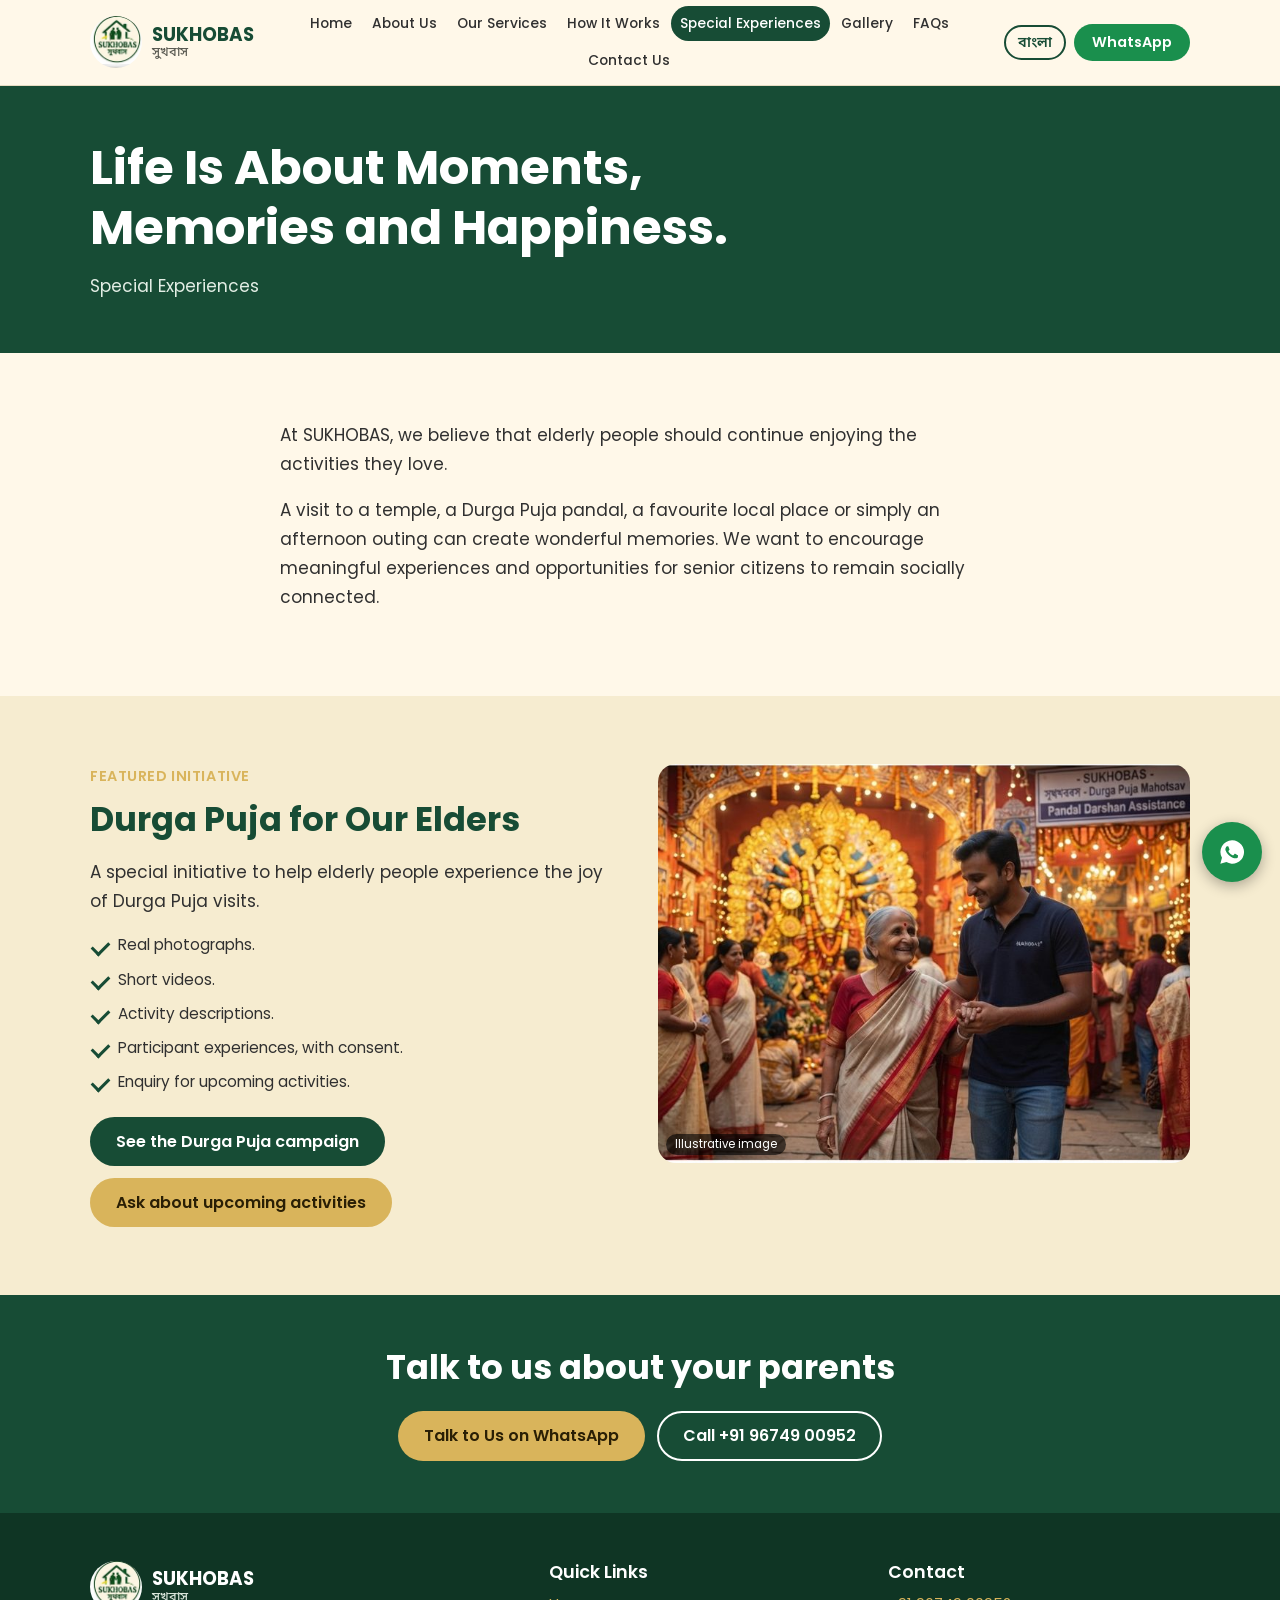
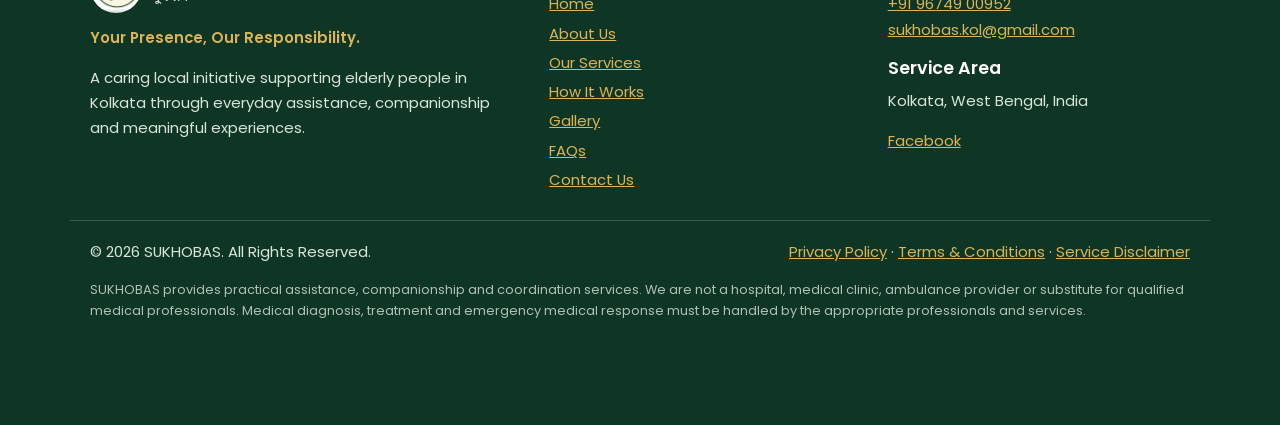
<file: special-experiences.html>
<!DOCTYPE html>
<html lang="en" data-lang="en">
<head>
<meta charset="utf-8">
<meta name="viewport" content="width=device-width, initial-scale=1">
<title>Special Experiences – SUKHOBAS</title>
<meta name="description" content="Durga Puja visits, temple trips and outings that help elderly people in Kolkata enjoy festivals and stay socially connected.">
<meta property="og:title" content="Special Experiences – SUKHOBAS"><meta property="og:description" content="Durga Puja visits, temple trips and outings that help elderly people in Kolkata enjoy festivals and stay socially connected."><meta property="og:type" content="website"><meta property="og:image" content="sukhobas-logo.jpg">
<link rel="icon" href="sukhobas-logo.jpg">
<link rel="preconnect" href="https://fonts.googleapis.com"><link rel="preconnect" href="https://fonts.gstatic.com" crossorigin>
<link href="https://fonts.googleapis.com/css2?family=Noto+Sans+Bengali:wght@400;500;600;700&family=Poppins:wght@400;500;600;700&display=swap" rel="stylesheet">
<link rel="stylesheet" href="sukhobas.css">
</head>
<body>
<a class="skip" href="#main">Skip to content</a>
<header class="top"><div class="wrap bar">
<a class="brand" href="index.html"><img src="sukhobas-logo.jpg" alt="SUKHOBAS logo" width="52" height="52"><span>SUKHOBAS<small>সুখবাস</small></span></a>
<button class="menu-btn" id="menuBtn" aria-expanded="false" aria-controls="nav">Menu</button>
<nav id="nav" aria-label="Main"><ul><li><a href="index.html"><span data-l="en">Home</span><span data-l="bn">হোম</span></a></li><li><a href="about.html"><span data-l="en">About Us</span><span data-l="bn">আমাদের কথা</span></a></li><li><a href="services.html"><span data-l="en">Our Services</span><span data-l="bn">পরিষেবা</span></a></li><li><a href="how-it-works.html"><span data-l="en">How It Works</span><span data-l="bn">কীভাবে কাজ করে</span></a></li><li><a href="special-experiences.html" aria-current="page"><span data-l="en">Special Experiences</span><span data-l="bn">বিশেষ অভিজ্ঞতা</span></a></li><li><a href="gallery.html"><span data-l="en">Gallery</span><span data-l="bn">গ্যালারি</span></a></li><li><a href="faq.html"><span data-l="en">FAQs</span><span data-l="bn">প্রশ্নোত্তর</span></a></li><li><a href="contact.html"><span data-l="en">Contact Us</span><span data-l="bn">যোগাযোগ</span></a></li></ul></nav>
<div class="hd-actions"><button class="lang" id="langBtn" type="button" aria-label="Switch language">বাংলা</button><a class="btn btn-wa sm" href="https://wa.me/919674900952?text=Hello%20SUKHOBAS%2C%20I%20would%20like%20to%20enquire%20about%20assistance%20for%20my%20elderly%20parents%20in%20Kolkata.%20Please%20contact%20me.">WhatsApp</a></div>
</div></header>
<main id="main">
<section class="phead"><div class="wrap"><h1><span data-l="en">Life Is About Moments, Memories and Happiness.</span><span data-l="bn">জীবন মানে মুহূর্ত, স্মৃতি আর আনন্দ।</span></h1><p>Special Experiences</p></div></section>
<section><div class="wrap prose"><p>At SUKHOBAS, we believe that elderly people should continue enjoying the activities they love.</p>
<p>A visit to a temple, a Durga Puja pandal, a favourite local place or simply an afternoon outing can create wonderful memories. We want to encourage meaningful experiences and opportunities for senior citizens to remain socially connected.</p></div></section>
<section class="tint"><div class="wrap two"><div><p class="eyebrow">Featured initiative</p><h2>Durga Puja for Our Elders</h2>
<p>A special initiative to help elderly people experience the joy of Durga Puja visits.</p>
<ul class="ticks"><li>Real photographs.</li><li>Short videos.</li><li>Activity descriptions.</li><li>Participant experiences, with consent.</li><li>Enquiry for upcoming activities.</li></ul>
<div class="actions"><a class="btn btn-green" href="durga-puja.html">See the Durga Puja campaign</a><a class="btn btn-gold" href="https://wa.me/919674900952?text=Hello%20SUKHOBAS%2C%20I%20would%20like%20to%20know%20about%20upcoming%20activities%20for%20elders.">Ask about upcoming activities</a></div></div>
<div class="ph big" data-slot="durga" data-alt="Durga Puja visit with an elder" role="img" aria-label="Photo placeholder">Add a Durga Puja photo or video</div></div></section><section class="cta-band"><div class="wrap"><h2><span data-l="en">Talk to us about your parents</span><span data-l="bn">আপনার বাবা-মায়ের কথা আমাদের বলুন</span></h2><div class="actions"><a class="btn btn-gold" href="https://wa.me/919674900952?text=Hello%20SUKHOBAS%2C%20I%20would%20like%20to%20enquire%20about%20assistance%20for%20my%20elderly%20parents%20in%20Kolkata.%20Please%20contact%20me."><span data-l="en">Talk to Us on WhatsApp</span><span data-l="bn">হোয়াটসঅ্যাপে কথা বলুন</span></a><a class="btn btn-line" href="tel:+919674900952">Call +91 96749 00952</a></div></div></section>
</main>
<footer><div class="wrap fgrid">
<div><div class="brand light"><img src="sukhobas-logo.jpg" alt="" width="52" height="52"><span>SUKHOBAS<small>সুখবাস</small></span></div>
<p class="ftag"><span data-l="en">Your Presence, Our Responsibility.</span><span data-l="bn">আপনার অনুপস্থিতিতে, আপনার বাবা-মায়ের পাশে।</span></p>
<p>A caring local initiative supporting elderly people in Kolkata through everyday assistance, companionship and meaningful experiences.</p></div>
<div><h3>Quick Links</h3><ul><li><a href="index.html"><span data-l="en">Home</span><span data-l="bn">হোম</span></a></li><li><a href="about.html"><span data-l="en">About Us</span><span data-l="bn">আমাদের কথা</span></a></li><li><a href="services.html"><span data-l="en">Our Services</span><span data-l="bn">পরিষেবা</span></a></li><li><a href="how-it-works.html"><span data-l="en">How It Works</span><span data-l="bn">কীভাবে কাজ করে</span></a></li><li><a href="gallery.html"><span data-l="en">Gallery</span><span data-l="bn">গ্যালারি</span></a></li><li><a href="faq.html"><span data-l="en">FAQs</span><span data-l="bn">প্রশ্নোত্তর</span></a></li><li><a href="contact.html"><span data-l="en">Contact Us</span><span data-l="bn">যোগাযোগ</span></a></li></ul></div>
<div><h3>Contact</h3><p><a href="tel:+919674900952">+91 96749 00952</a><br><a href="mailto:sukhobas.kol@gmail.com">sukhobas.kol@gmail.com</a></p><h3>Service Area</h3><p>Kolkata, West Bengal, India</p><p><a href="https://www.facebook.com/share/1KeXty8ptK/">Facebook</a></p></div>
</div>
<div class="wrap fbottom"><span>© 2026 SUKHOBAS. All Rights Reserved.</span><span><a href="privacy.html">Privacy Policy</a> · <a href="terms.html">Terms &amp; Conditions</a> · <a href="disclaimer.html">Service Disclaimer</a></span></div>
<div class="wrap"><p class="fine">SUKHOBAS provides practical assistance, companionship and coordination services. We are not a hospital, medical clinic, ambulance provider or substitute for qualified medical professionals. Medical diagnosis, treatment and emergency medical response must be handled by the appropriate professionals and services.</p></div>
</footer>
<a class="fab" href="https://wa.me/919674900952?text=Hello%20SUKHOBAS%2C%20I%20would%20like%20to%20enquire%20about%20assistance%20for%20my%20elderly%20parents%20in%20Kolkata.%20Please%20contact%20me." aria-label="Chat with SUKHOBAS on WhatsApp"><svg width="28" height="28" viewBox="0 0 24 24" fill="currentColor"><path d="M12 2a10 10 0 0 0-8.6 15L2 22l5.2-1.4A10 10 0 1 0 12 2zm5.2 14.2c-.2.6-1.3 1.2-1.8 1.2-.5.1-1 .2-3.3-.7-2.8-1.2-4.6-4-4.7-4.2-.1-.2-1.1-1.5-1.1-2.8s.7-2 .9-2.3c.2-.2.5-.3.7-.3h.5c.2 0 .4 0 .6.5l.8 2c.1.2.1.3 0 .5l-.3.5-.4.4c-.1.2-.3.3-.1.6.2.3.7 1.2 1.5 1.9 1 .9 1.900 1.200 2.200 1.300.3.1.4.1.6-.1l.8-1c.2-.2.3-.2.6-.1l1.900.9c.3.1.5.2.5.3.1.2.1.8-.1 1.400z"/></svg></a>
<script src="sukhobas-photos.js"></script><script src="sukhobas.js"></script>
</body>
</html>
</file>
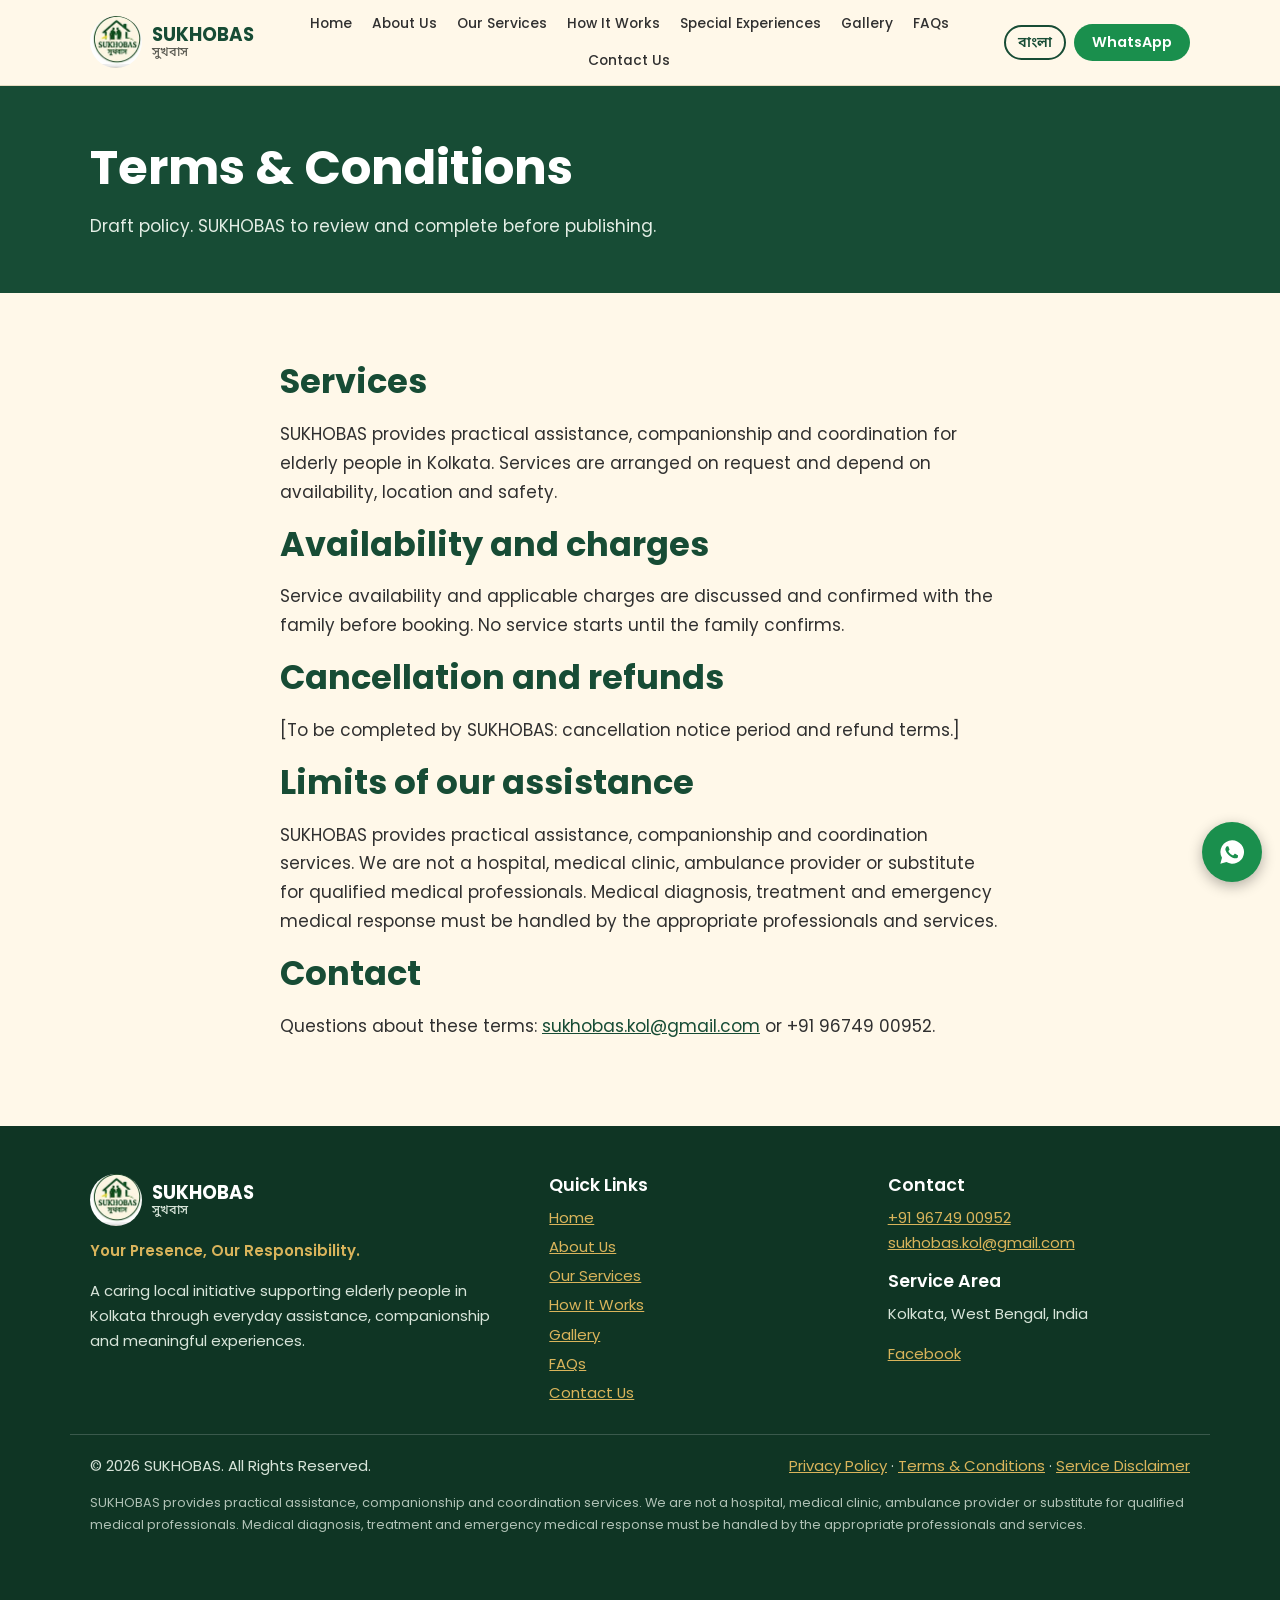
<file: terms.html>
<!DOCTYPE html>
<html lang="en" data-lang="en">
<head>
<meta charset="utf-8">
<meta name="viewport" content="width=device-width, initial-scale=1">
<title>Terms & Conditions – SUKHOBAS</title>
<meta name="description" content="Terms & Conditions for the SUKHOBAS website.">
<meta property="og:title" content="Terms & Conditions – SUKHOBAS"><meta property="og:description" content="Terms & Conditions for the SUKHOBAS website."><meta property="og:type" content="website"><meta property="og:image" content="sukhobas-logo.jpg">
<link rel="icon" href="sukhobas-logo.jpg">
<link rel="preconnect" href="https://fonts.googleapis.com"><link rel="preconnect" href="https://fonts.gstatic.com" crossorigin>
<link href="https://fonts.googleapis.com/css2?family=Noto+Sans+Bengali:wght@400;500;600;700&family=Poppins:wght@400;500;600;700&display=swap" rel="stylesheet">
<link rel="stylesheet" href="sukhobas.css">
</head>
<body>
<a class="skip" href="#main">Skip to content</a>
<header class="top"><div class="wrap bar">
<a class="brand" href="index.html"><img src="sukhobas-logo.jpg" alt="SUKHOBAS logo" width="52" height="52"><span>SUKHOBAS<small>সুখবাস</small></span></a>
<button class="menu-btn" id="menuBtn" aria-expanded="false" aria-controls="nav">Menu</button>
<nav id="nav" aria-label="Main"><ul><li><a href="index.html"><span data-l="en">Home</span><span data-l="bn">হোম</span></a></li><li><a href="about.html"><span data-l="en">About Us</span><span data-l="bn">আমাদের কথা</span></a></li><li><a href="services.html"><span data-l="en">Our Services</span><span data-l="bn">পরিষেবা</span></a></li><li><a href="how-it-works.html"><span data-l="en">How It Works</span><span data-l="bn">কীভাবে কাজ করে</span></a></li><li><a href="special-experiences.html"><span data-l="en">Special Experiences</span><span data-l="bn">বিশেষ অভিজ্ঞতা</span></a></li><li><a href="gallery.html"><span data-l="en">Gallery</span><span data-l="bn">গ্যালারি</span></a></li><li><a href="faq.html"><span data-l="en">FAQs</span><span data-l="bn">প্রশ্নোত্তর</span></a></li><li><a href="contact.html"><span data-l="en">Contact Us</span><span data-l="bn">যোগাযোগ</span></a></li></ul></nav>
<div class="hd-actions"><button class="lang" id="langBtn" type="button" aria-label="Switch language">বাংলা</button><a class="btn btn-wa sm" href="https://wa.me/919674900952?text=Hello%20SUKHOBAS%2C%20I%20would%20like%20to%20enquire%20about%20assistance%20for%20my%20elderly%20parents%20in%20Kolkata.%20Please%20contact%20me.">WhatsApp</a></div>
</div></header>
<main id="main">
<section class="phead"><div class="wrap"><h1>Terms & Conditions</h1><p>Draft policy. SUKHOBAS to review and complete before publishing.</p></div></section><section><div class="wrap prose"><h2>Services</h2><p>SUKHOBAS provides practical assistance, companionship and coordination for elderly people in Kolkata. Services are arranged on request and depend on availability, location and safety.</p><h2>Availability and charges</h2><p>Service availability and applicable charges are discussed and confirmed with the family before booking. No service starts until the family confirms.</p><h2>Cancellation and refunds</h2><p>[To be completed by SUKHOBAS: cancellation notice period and refund terms.]</p><h2>Limits of our assistance</h2><p>SUKHOBAS provides practical assistance, companionship and coordination services. We are not a hospital, medical clinic, ambulance provider or substitute for qualified medical professionals. Medical diagnosis, treatment and emergency medical response must be handled by the appropriate professionals and services.</p><h2>Contact</h2><p>Questions about these terms: <a href="mailto:sukhobas.kol@gmail.com">sukhobas.kol@gmail.com</a> or +91 96749 00952.</p></div></section>
</main>
<footer><div class="wrap fgrid">
<div><div class="brand light"><img src="sukhobas-logo.jpg" alt="" width="52" height="52"><span>SUKHOBAS<small>সুখবাস</small></span></div>
<p class="ftag"><span data-l="en">Your Presence, Our Responsibility.</span><span data-l="bn">আপনার অনুপস্থিতিতে, আপনার বাবা-মায়ের পাশে।</span></p>
<p>A caring local initiative supporting elderly people in Kolkata through everyday assistance, companionship and meaningful experiences.</p></div>
<div><h3>Quick Links</h3><ul><li><a href="index.html"><span data-l="en">Home</span><span data-l="bn">হোম</span></a></li><li><a href="about.html"><span data-l="en">About Us</span><span data-l="bn">আমাদের কথা</span></a></li><li><a href="services.html"><span data-l="en">Our Services</span><span data-l="bn">পরিষেবা</span></a></li><li><a href="how-it-works.html"><span data-l="en">How It Works</span><span data-l="bn">কীভাবে কাজ করে</span></a></li><li><a href="gallery.html"><span data-l="en">Gallery</span><span data-l="bn">গ্যালারি</span></a></li><li><a href="faq.html"><span data-l="en">FAQs</span><span data-l="bn">প্রশ্নোত্তর</span></a></li><li><a href="contact.html"><span data-l="en">Contact Us</span><span data-l="bn">যোগাযোগ</span></a></li></ul></div>
<div><h3>Contact</h3><p><a href="tel:+919674900952">+91 96749 00952</a><br><a href="mailto:sukhobas.kol@gmail.com">sukhobas.kol@gmail.com</a></p><h3>Service Area</h3><p>Kolkata, West Bengal, India</p><p><a href="https://www.facebook.com/share/1KeXty8ptK/">Facebook</a></p></div>
</div>
<div class="wrap fbottom"><span>© 2026 SUKHOBAS. All Rights Reserved.</span><span><a href="privacy.html">Privacy Policy</a> · <a href="terms.html">Terms &amp; Conditions</a> · <a href="disclaimer.html">Service Disclaimer</a></span></div>
<div class="wrap"><p class="fine">SUKHOBAS provides practical assistance, companionship and coordination services. We are not a hospital, medical clinic, ambulance provider or substitute for qualified medical professionals. Medical diagnosis, treatment and emergency medical response must be handled by the appropriate professionals and services.</p></div>
</footer>
<a class="fab" href="https://wa.me/919674900952?text=Hello%20SUKHOBAS%2C%20I%20would%20like%20to%20enquire%20about%20assistance%20for%20my%20elderly%20parents%20in%20Kolkata.%20Please%20contact%20me." aria-label="Chat with SUKHOBAS on WhatsApp"><svg width="28" height="28" viewBox="0 0 24 24" fill="currentColor"><path d="M12 2a10 10 0 0 0-8.6 15L2 22l5.2-1.4A10 10 0 1 0 12 2zm5.2 14.2c-.2.6-1.3 1.2-1.8 1.2-.5.1-1 .2-3.3-.7-2.8-1.2-4.6-4-4.7-4.2-.1-.2-1.1-1.5-1.1-2.8s.7-2 .9-2.3c.2-.2.5-.3.7-.3h.5c.2 0 .4 0 .6.5l.8 2c.1.2.1.3 0 .5l-.3.5-.4.4c-.1.2-.3.3-.1.6.2.3.7 1.2 1.5 1.9 1 .9 1.900 1.200 2.200 1.300.3.1.4.1.6-.1l.8-1c.2-.2.3-.2.6-.1l1.900.9c.3.1.5.2.5.3.1.2.1.8-.1 1.400z"/></svg></a>
<script src="sukhobas-photos.js"></script><script src="sukhobas.js"></script>
</body>
</html>
</file>
<file: sukhobas.css>
/* SUKHOBAS: warm forest-green and cream, large readable type for families and seniors */
:root{--green:#174C35;--green2:#0f3524;--cream:#FFF8E9;--gold:#D9B45B;--ink:#303030;--muted:#5a5a52;--white:#fff;--line:#e6dcc2;--wa:#1a8f4d;
--font:"Poppins","Noto Sans Bengali",system-ui,sans-serif;color-scheme:light}
*{box-sizing:border-box}
html{scroll-behavior:smooth;scroll-padding-top:90px}
html[data-lang=en] [data-l=bn],html[data-lang=bn] [data-l=en]{display:none}
body{margin:0;background:var(--cream);color:var(--ink);font:400 17px/1.7 var(--font)}
html[data-lang=bn] body{font-family:"Noto Sans Bengali","Poppins",sans-serif}
img{max-width:100%;height:auto}
a{color:var(--green)}
h1,h2,h3{line-height:1.25;margin:0 0 .5em;text-wrap:balance;color:var(--green)}
h1{font-size:clamp(1.9rem,4.6vw,3rem);font-weight:700}
h2{font-size:clamp(1.5rem,3.2vw,2.1rem);font-weight:700}
h3{font-size:1.1rem;font-weight:600}
p{margin:0 0 1em}
.wrap{max-width:1140px;margin:0 auto;padding:0 20px}
section{padding:68px 0}
.tint{background:#f6ecd0}
.dark{background:var(--green);color:#fff}.dark h1,.dark h2,.dark h3{color:#fff}.dark a{color:var(--gold)}
.lead{max-width:66ch;color:var(--muted)}
.center{text-align:center;margin-top:32px}
.skip{position:absolute;left:-999px}.skip:focus{left:12px;top:12px;background:#fff;padding:8px 14px;z-index:99}
:focus-visible{outline:3px solid var(--gold);outline-offset:3px}
.top{position:sticky;top:0;z-index:20;background:var(--cream);border-bottom:1px solid var(--line)}
.bar{display:flex;align-items:center;gap:14px;min-height:72px;padding-top:6px;padding-bottom:6px}
.brand{display:flex;align-items:center;gap:10px;text-decoration:none;color:var(--green);font:700 1.15rem/1.1 var(--font)}
.brand img{border-radius:50%;display:block}.brand small{display:block;font-weight:500;font-size:.8rem;color:var(--muted)}
.brand.light{color:#fff;margin-bottom:12px}.brand.light small{color:#d8e5da}
nav{flex:1}nav ul{display:flex;flex-wrap:wrap;gap:2px;list-style:none;margin:0;padding:0;justify-content:center}
nav a{display:block;padding:6px 9px;border-radius:999px;text-decoration:none;color:var(--ink);font-weight:500;font-size:.86rem}
nav a:hover,nav a[aria-current=page]{background:var(--green);color:#fff}
.hd-actions{display:flex;gap:8px;align-items:center}
.lang{font:600 .9rem var(--font);border:2px solid var(--green);background:transparent;color:var(--green);border-radius:999px;padding:5px 12px;cursor:pointer}
.menu-btn{display:none;font:600 .95rem var(--font);border:2px solid var(--green);background:transparent;color:var(--green);border-radius:999px;padding:6px 14px;margin-left:auto}
.btn{display:inline-flex;align-items:center;justify-content:center;padding:13px 24px;border-radius:999px;font:600 1rem var(--font);text-decoration:none;border:2px solid transparent;cursor:pointer;line-height:1.2}
.btn.sm{padding:8px 16px;font-size:.9rem}
.btn-gold{background:var(--gold);color:#2a1f05}.btn-gold:hover{background:#e6c56f}
.btn-green{background:var(--green);color:#fff}.btn-green:hover{background:var(--green2)}
.btn-wa{background:var(--wa);color:#fff}
.btn-line{border-color:#fff;color:#fff}.btn-line:hover{background:rgba(255,255,255,.14)}
.dark a.btn-gold,.hero a.btn-gold{color:#2a1f05}.dark a.btn-wa,.dark a.btn-line,.hero a.btn-line{color:#fff}
.actions{display:flex;gap:12px;flex-wrap:wrap;margin-top:22px}
.hero{background:var(--green);color:#fff;padding:56px 0}
.hero h1{color:#fff}.hgrid{display:grid;grid-template-columns:1.25fr .75fr;gap:40px;align-items:center}
.eyebrow{color:var(--gold);font-weight:600;font-size:.9rem;letter-spacing:.04em;text-transform:uppercase;margin-bottom:10px}
.bn-line{font:600 1.15rem "Noto Sans Bengali",sans-serif;color:var(--gold)}
.hero .sub{color:#e3eee5;max-width:60ch}
.chips{display:flex;flex-wrap:wrap;gap:8px;list-style:none;padding:0;margin:24px 0 0}.chips li{border:1px solid rgba(255,255,255,.45);border-radius:999px;padding:3px 14px;font-size:.88rem}
.hlogo{display:grid;place-items:center}.hlogo img{width:min(300px,70vw);border-radius:50%;border:6px solid var(--gold);background:#fff}
.phead{background:var(--green);color:#fff;padding:52px 0}.phead h1{color:#fff;margin-bottom:.3em}.phead p{color:#e3eee5;max-width:66ch;margin:0}
.two{display:grid;grid-template-columns:1fr 1fr;gap:36px;align-items:start}
.cards{display:grid;grid-template-columns:repeat(auto-fill,minmax(260px,1fr));gap:20px;margin-top:30px}
.card{background:#fff;border:1px solid var(--line);border-radius:18px;padding:20px;display:flex;flex-direction:column;gap:2px}
.card p{color:var(--muted);font-size:.96rem}.card .btn{margin-top:auto;align-self:flex-start}
.ico{width:44px;height:44px;border-radius:12px;background:#f1e7c8;color:var(--green);display:grid;place-items:center;margin:4px 0 10px}
.ph{background:repeating-linear-gradient(45deg,#efe4c3,#efe4c3 12px,#f6edd3 12px,#f6edd3 24px);border:1px dashed var(--green);border-radius:12px;color:var(--muted);display:grid;place-items:center;text-align:center;padding:10px;font-size:.85rem;margin:0}
.card .ph{aspect-ratio:16/9;margin-bottom:12px}.ph.big{aspect-ratio:4/3;border-radius:18px}
.dark .ph{color:var(--green)}
.ph{position:relative;overflow:hidden}.ph.has-img{border:0;padding:0;background:none;display:block}.ph.has-img img{width:100%;height:100%;object-fit:cover;display:block;border-radius:inherit}.ph.has-img a{display:block;width:100%;height:100%}
.il{position:absolute;left:8px;bottom:8px;background:rgba(0,0,0,.6);color:#fff;font-size:.72rem;line-height:1;padding:5px 9px;border-radius:999px}
.concerns{display:grid;grid-template-columns:repeat(auto-fill,minmax(250px,1fr));gap:14px;list-style:none;padding:0;margin:26px 0}
.concerns li{background:#fff;border-left:5px solid var(--gold);border-radius:10px;padding:14px 16px}
.ticks{list-style:none;padding:0;margin:12px 0;display:grid;gap:8px}.ticks.cols{grid-template-columns:repeat(auto-fill,minmax(300px,1fr));gap:12px 28px}
.ticks li{padding-left:28px;position:relative;font-size:.96rem}
.ticks li::before{content:"";position:absolute;left:2px;top:.55em;width:14px;height:8px;border-left:3px solid var(--green);border-bottom:3px solid var(--green);transform:rotate(-45deg)}
.dark .ticks li::before{border-color:var(--gold)}
.steps{counter-reset:s;list-style:none;padding:0;margin:28px 0 0;display:grid;grid-template-columns:repeat(auto-fill,minmax(280px,1fr));gap:18px}
.steps li{counter-increment:s;background:#fff;border:1px solid var(--line);border-radius:16px;padding:18px 18px 18px 70px;position:relative}
.steps li::before{content:counter(s);position:absolute;left:18px;top:18px;width:38px;height:38px;border-radius:50%;background:var(--green);color:#fff;font-weight:700;display:grid;place-items:center}
.steps p{margin:0;color:var(--muted);font-size:.95rem}
.closing{margin-top:26px;font-weight:600;color:var(--green)}
.prose{max-width:760px}.pull{font-size:1.3rem;font-weight:600;color:var(--green);border-left:5px solid var(--gold);padding-left:18px}
.vals{display:flex;flex-wrap:wrap;gap:12px;list-style:none;padding:0}.vals li{background:var(--green);color:#fff;border-radius:999px;padding:8px 22px;font-weight:600}
.note{background:#fff;border-left:5px solid var(--gold);padding:14px 18px;border-radius:10px;margin-top:28px;font-size:.95rem}
.gh{margin-top:40px}.gal{display:grid;grid-template-columns:repeat(auto-fill,minmax(210px,1fr));gap:14px}.gal .ph{aspect-ratio:4/3}
.faq details{background:#fff;border:1px solid var(--line);border-radius:14px;padding:14px 18px;margin-bottom:10px}
.faq summary{cursor:pointer;font-weight:600;color:var(--green)}.faq details p{margin:10px 0 0;color:var(--muted)}
.cta-band{background:var(--green);color:#fff;padding:52px 0;text-align:center}.cta-band h2{color:#fff}.cta-band .actions{justify-content:center}
.formbox{background:#fff;color:var(--ink);border-radius:20px;padding:24px}.formbox h2,.formbox h3{color:var(--green)}
.form{display:grid;gap:14px}.frow{display:grid;grid-template-columns:1fr 1fr;gap:14px}
.field{display:grid;gap:4px}.field label{font-weight:600;font-size:.92rem}
.field input,.field select,.field textarea{font:inherit;padding:11px 12px;border:2px solid #cfc6a8;border-radius:10px;background:#fff;width:100%;color:var(--ink)}
.field input:focus,.field select:focus,.field textarea:focus{border-color:var(--green)}
.field.invalid input,.field.invalid select{border-color:#b3261e}
.check{grid-template-columns:auto 1fr;align-items:start;gap:10px}.check input{width:22px;height:22px;margin-top:3px}.check label{font-weight:400}
.err{color:#b3261e;font-weight:600;margin:0}
.result{background:#eef6ee;border:2px solid var(--green);border-radius:14px;padding:16px}.result .actions{margin-top:12px}
.formbox .btn-gold{justify-self:start}
footer{background:var(--green2);color:#d8e5da;padding:48px 0 90px;font-size:.93rem}
footer a{color:var(--gold)}footer h3{color:#fff;margin-top:0}
.fgrid{display:grid;grid-template-columns:1.4fr 1fr 1fr;gap:36px}.fgrid ul{list-style:none;padding:0;margin:0;display:grid;gap:4px}
.ftag{color:var(--gold);font-weight:600}
.fbottom{display:flex;justify-content:space-between;flex-wrap:wrap;gap:10px;border-top:1px solid rgba(255,255,255,.18);margin-top:28px;padding-top:18px}
.fine{font-size:.8rem;opacity:.8;margin-top:14px}
.fab{position:fixed;right:18px;bottom:18px;z-index:30;width:60px;height:60px;border-radius:50%;background:var(--wa);color:#fff;display:grid;place-items:center;box-shadow:0 4px 14px rgba(0,0,0,.3)}
@media (max-width:1060px){
 .menu-btn{display:block}nav{display:none;order:5;flex-basis:100%}nav.open{display:block}
 nav ul{flex-direction:column;align-items:stretch}nav a{padding:12px;font-size:1rem}.bar{flex-wrap:wrap}
}
@media (max-width:760px){
 .hgrid,.two,.frow,.fgrid{grid-template-columns:1fr}.hlogo{order:-1}.hlogo img{width:170px}
 section{padding:48px 0}.hd-actions .btn{display:none}
}
@media (prefers-reduced-motion:reduce){html{scroll-behavior:auto}}
html[data-lang=bn] .hero .bn-line{display:none}
</file>
